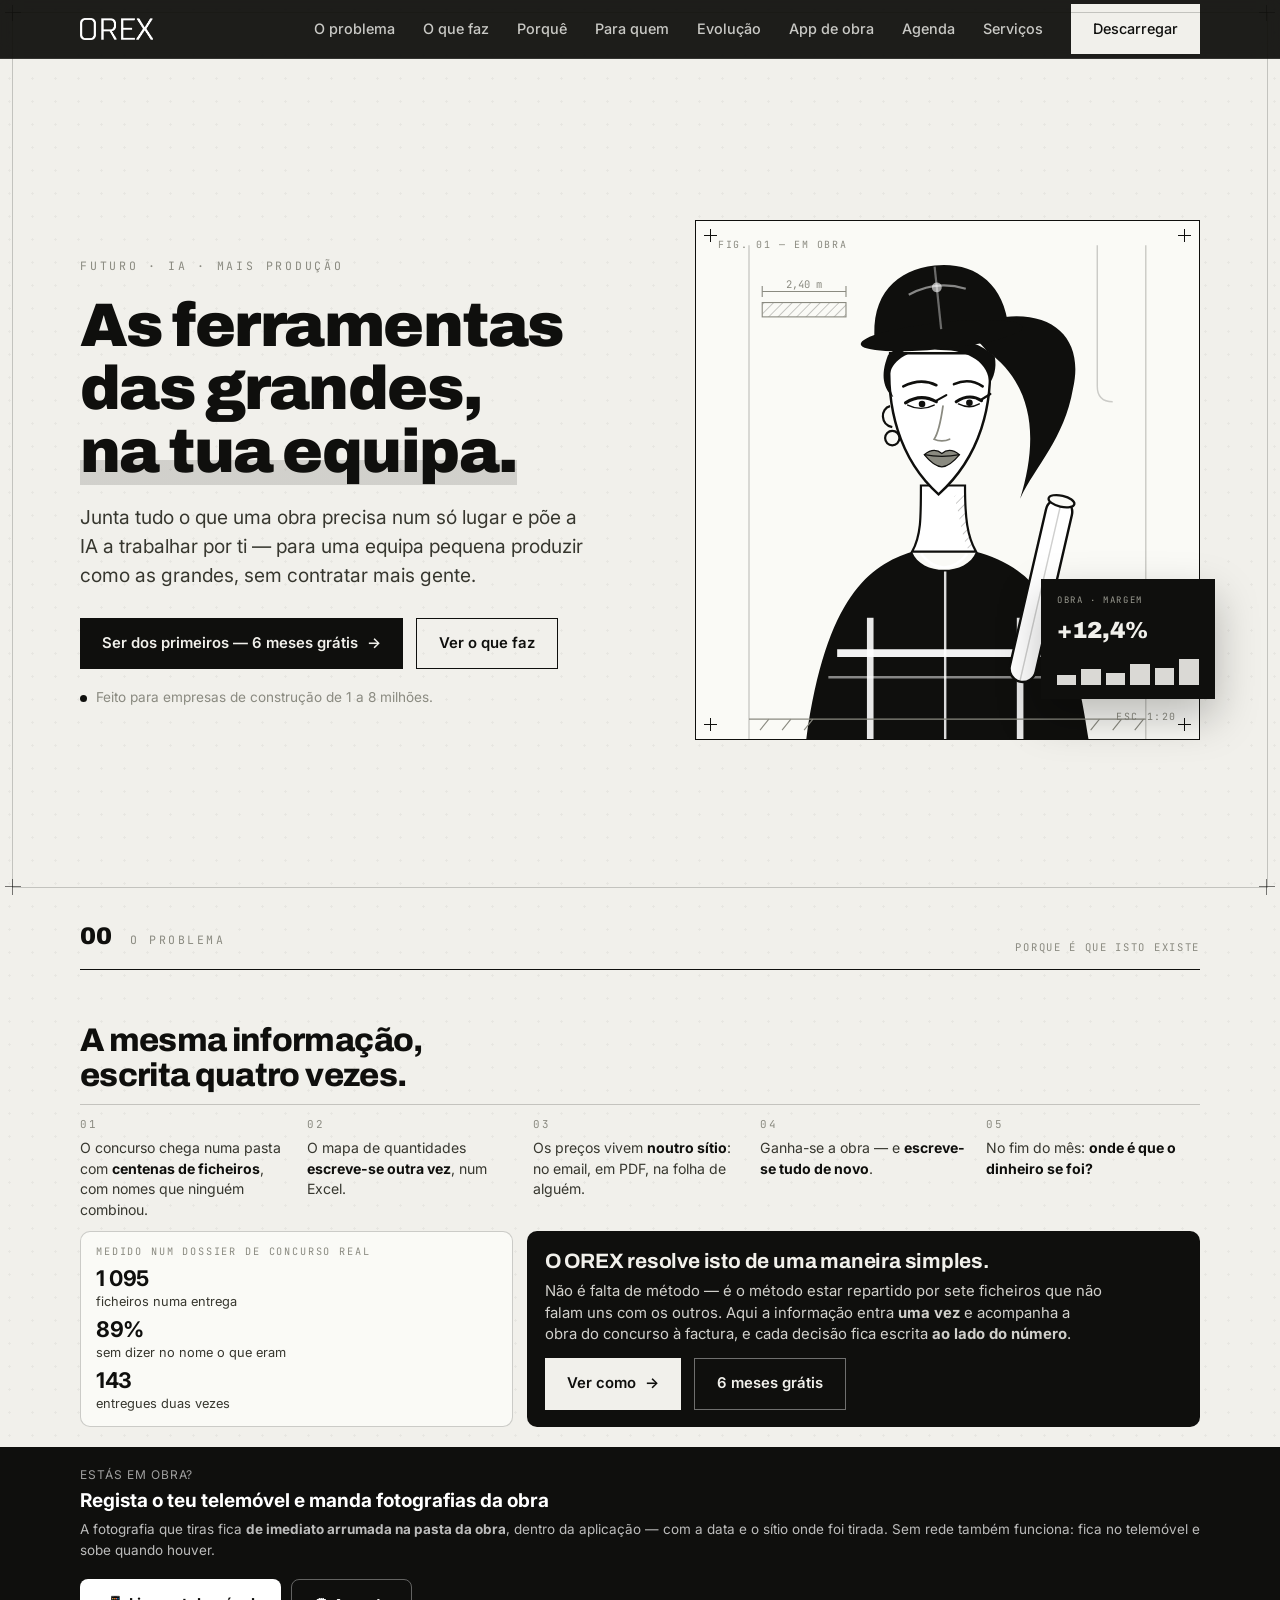
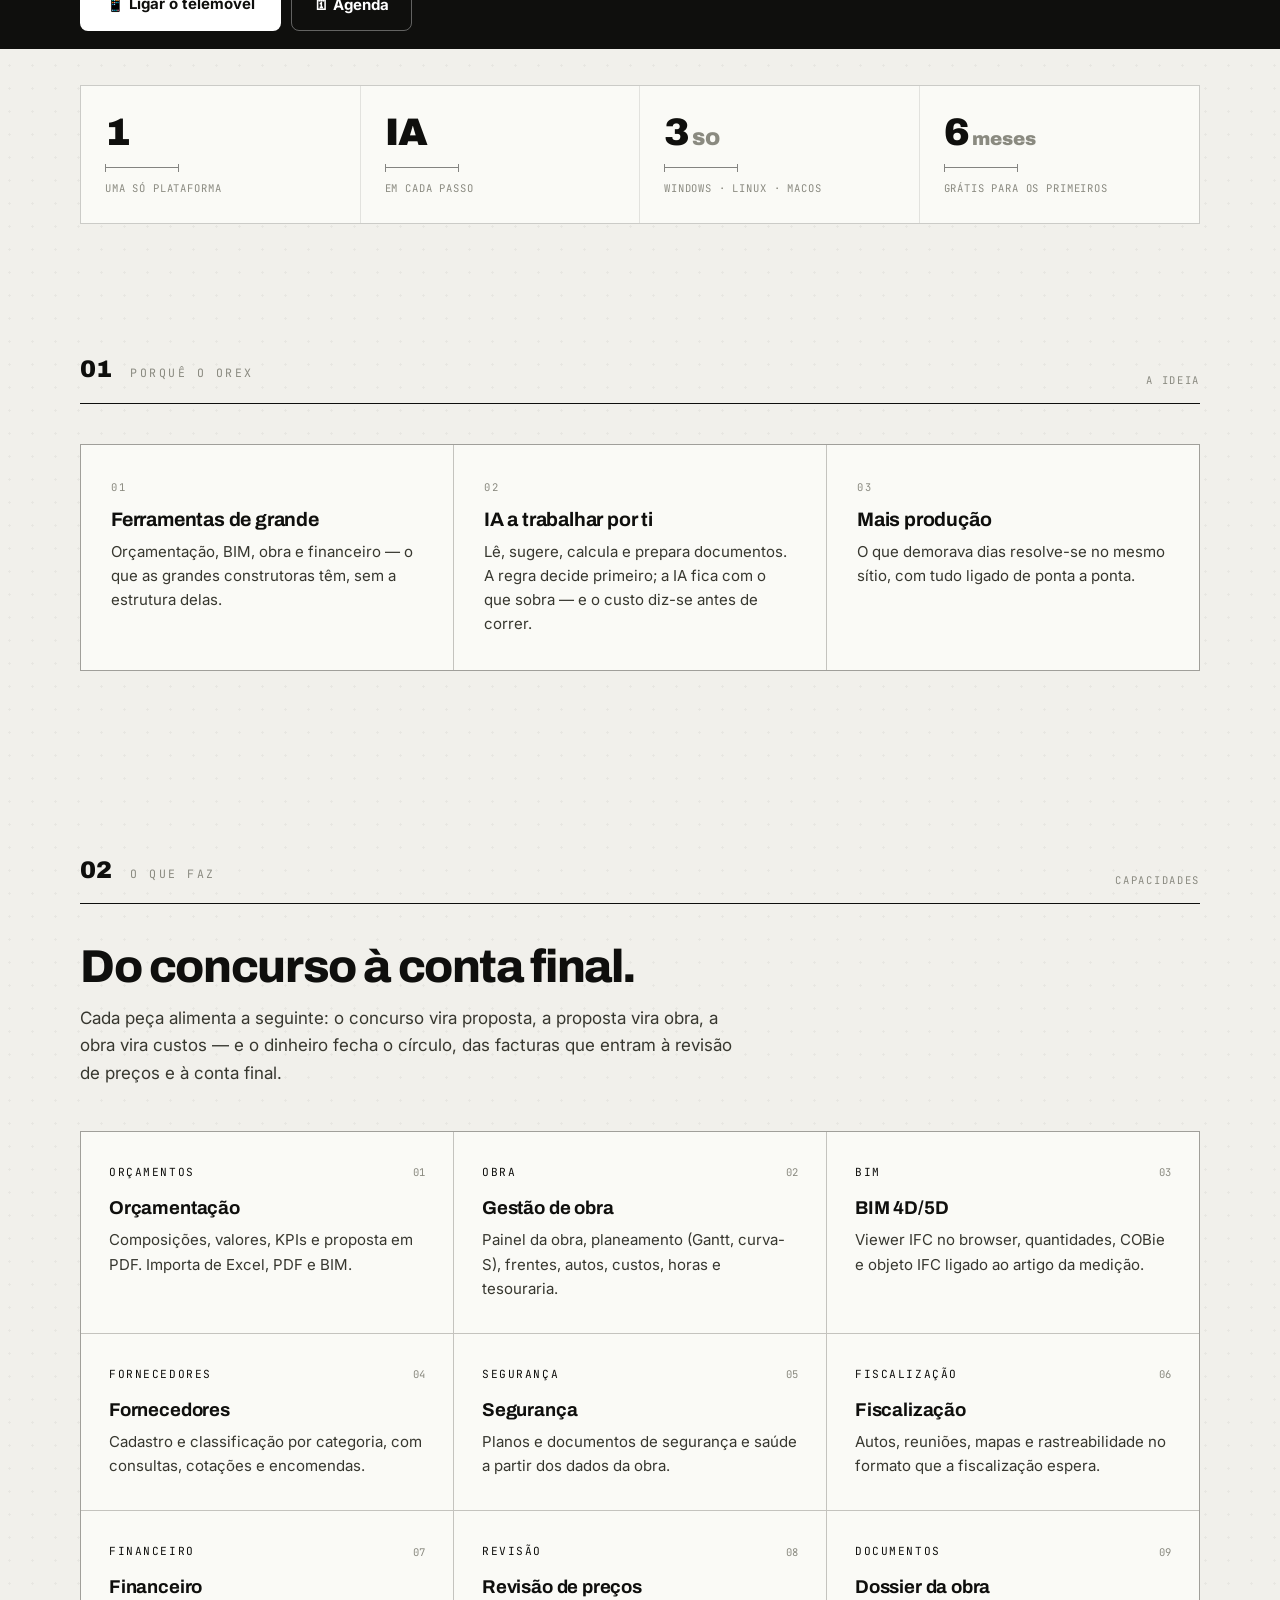
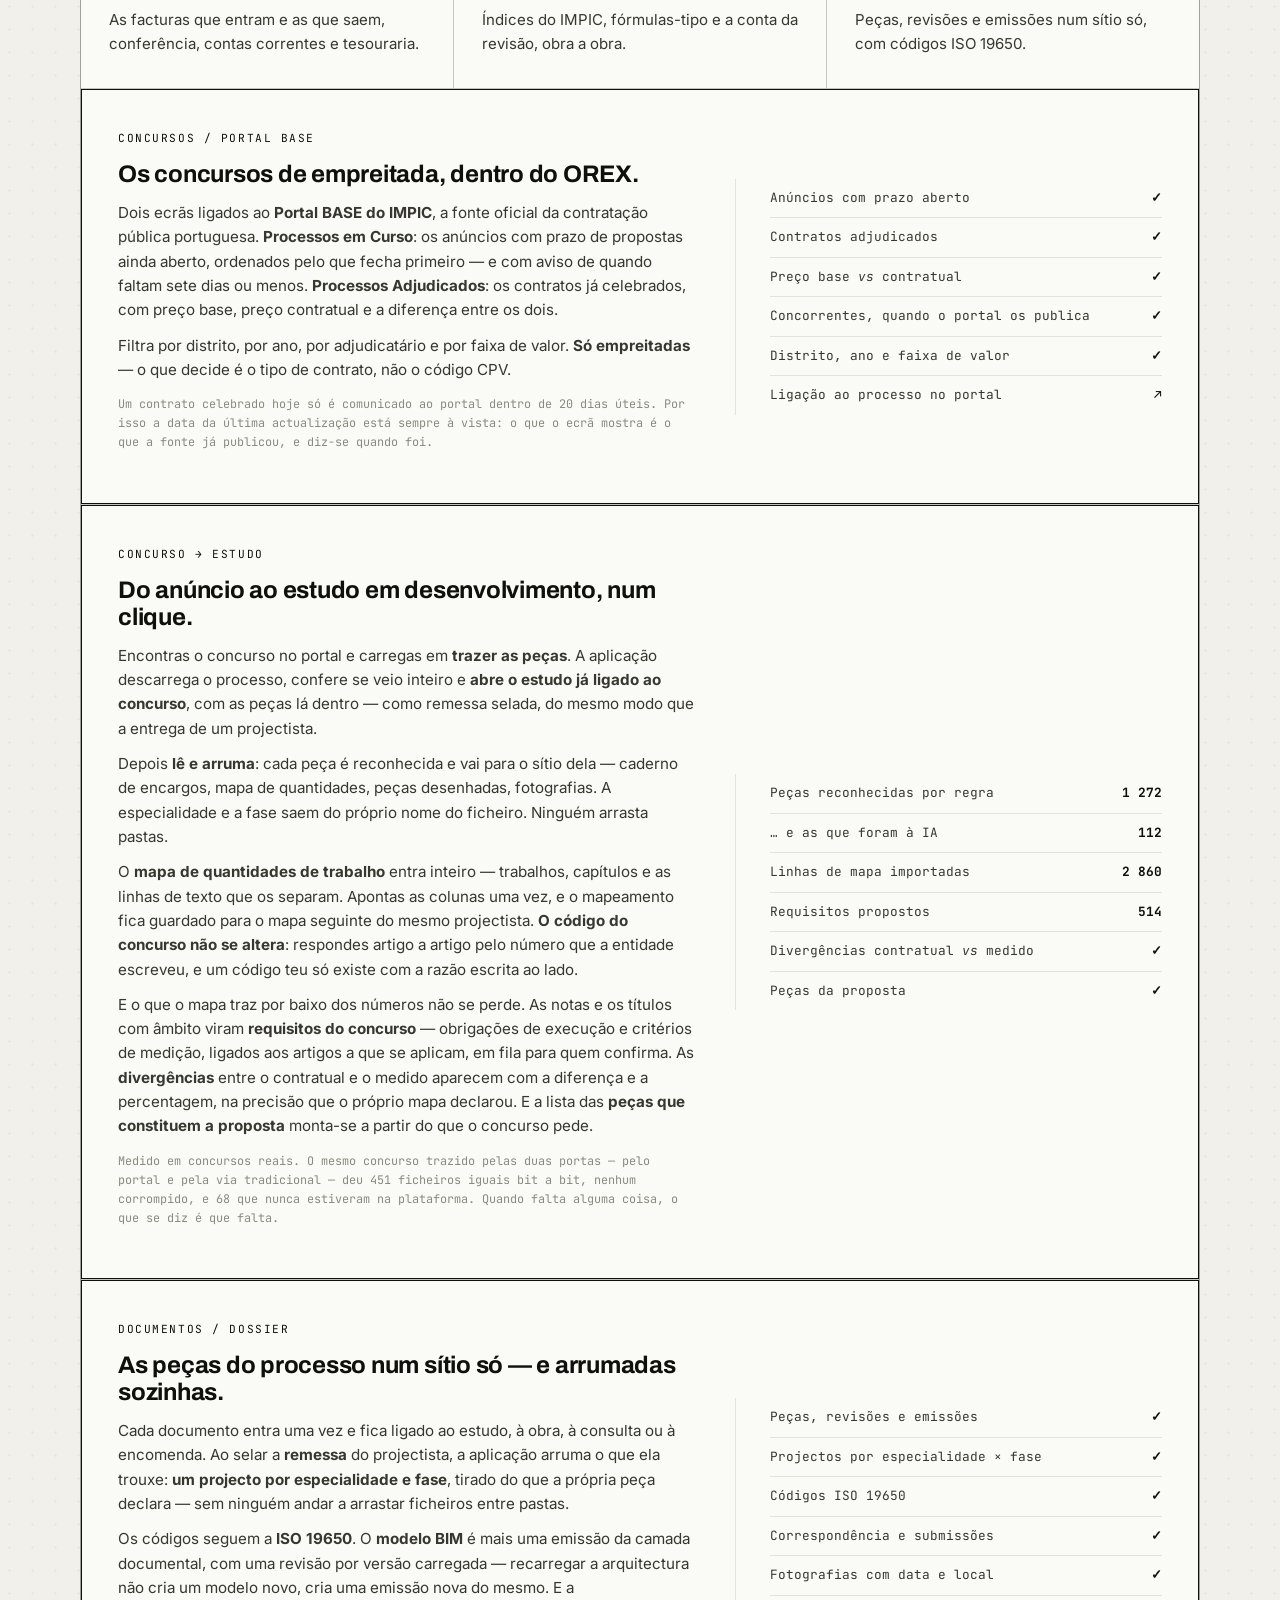
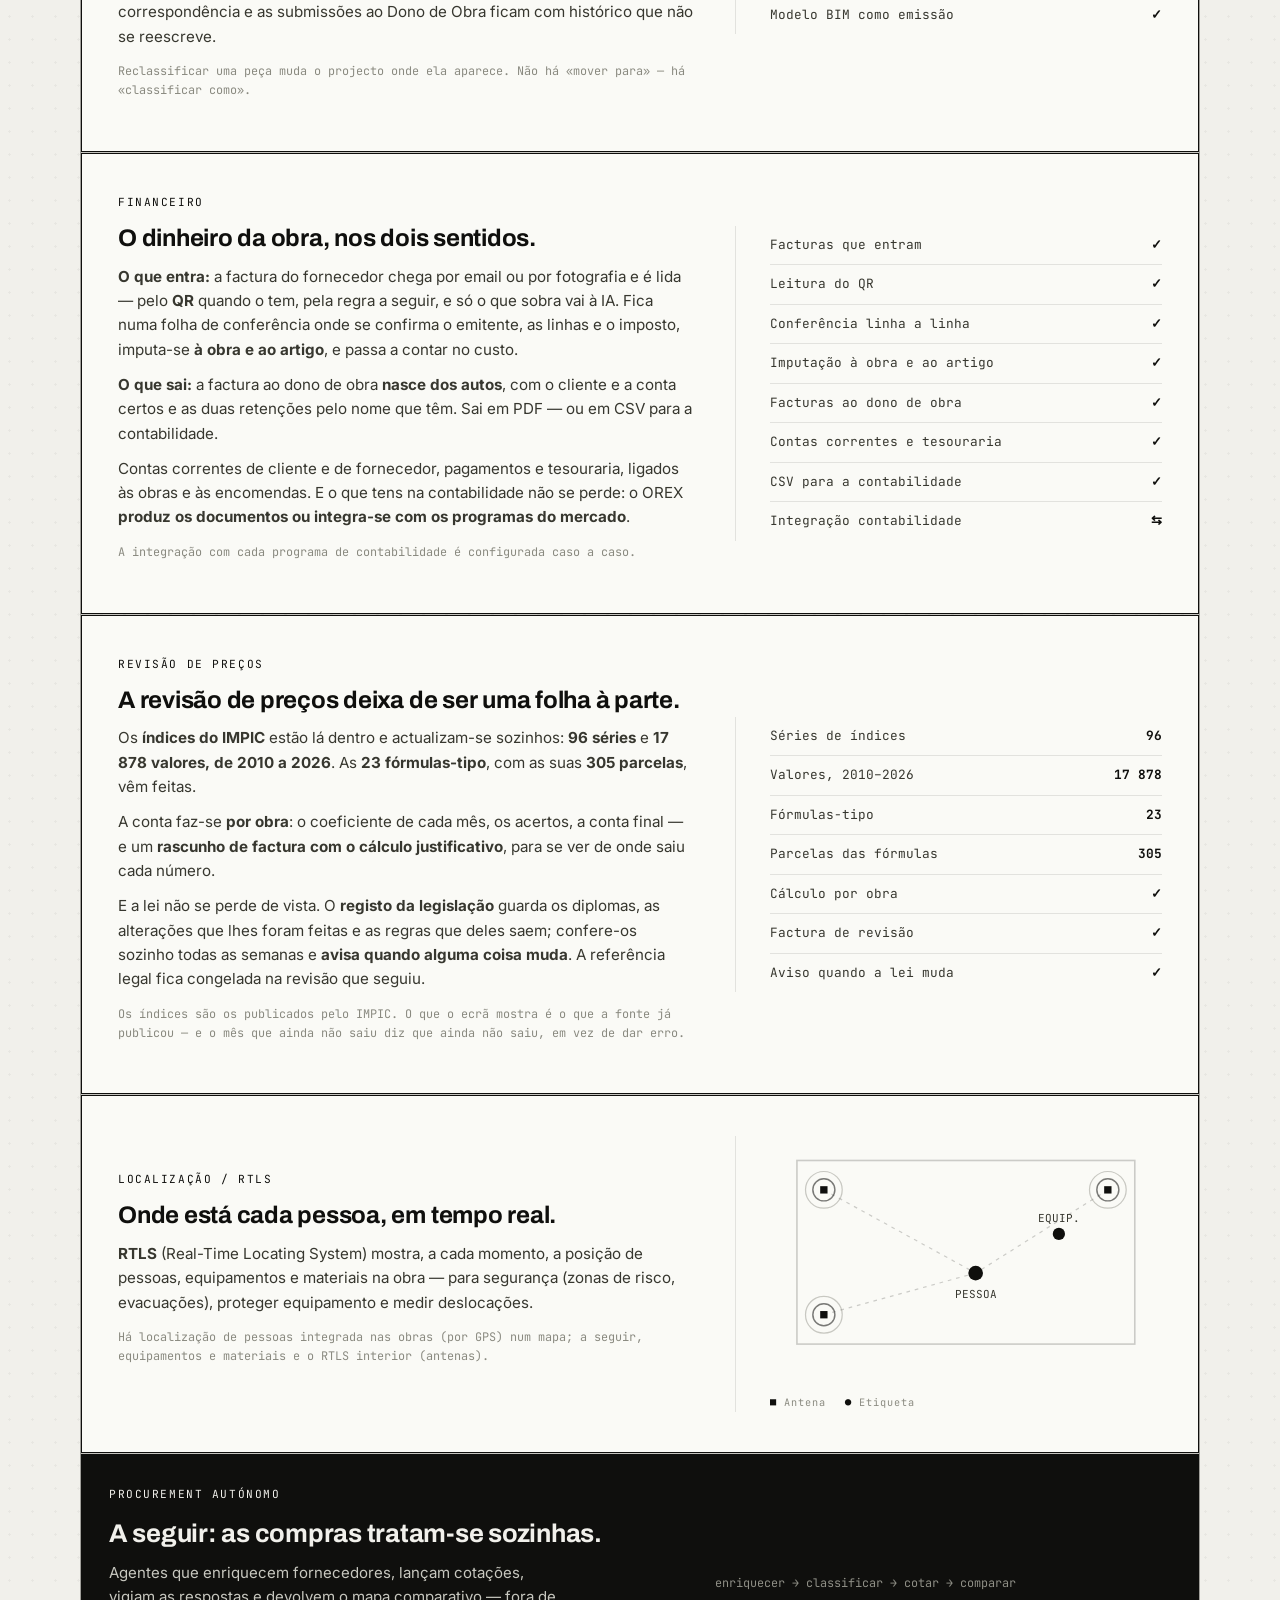
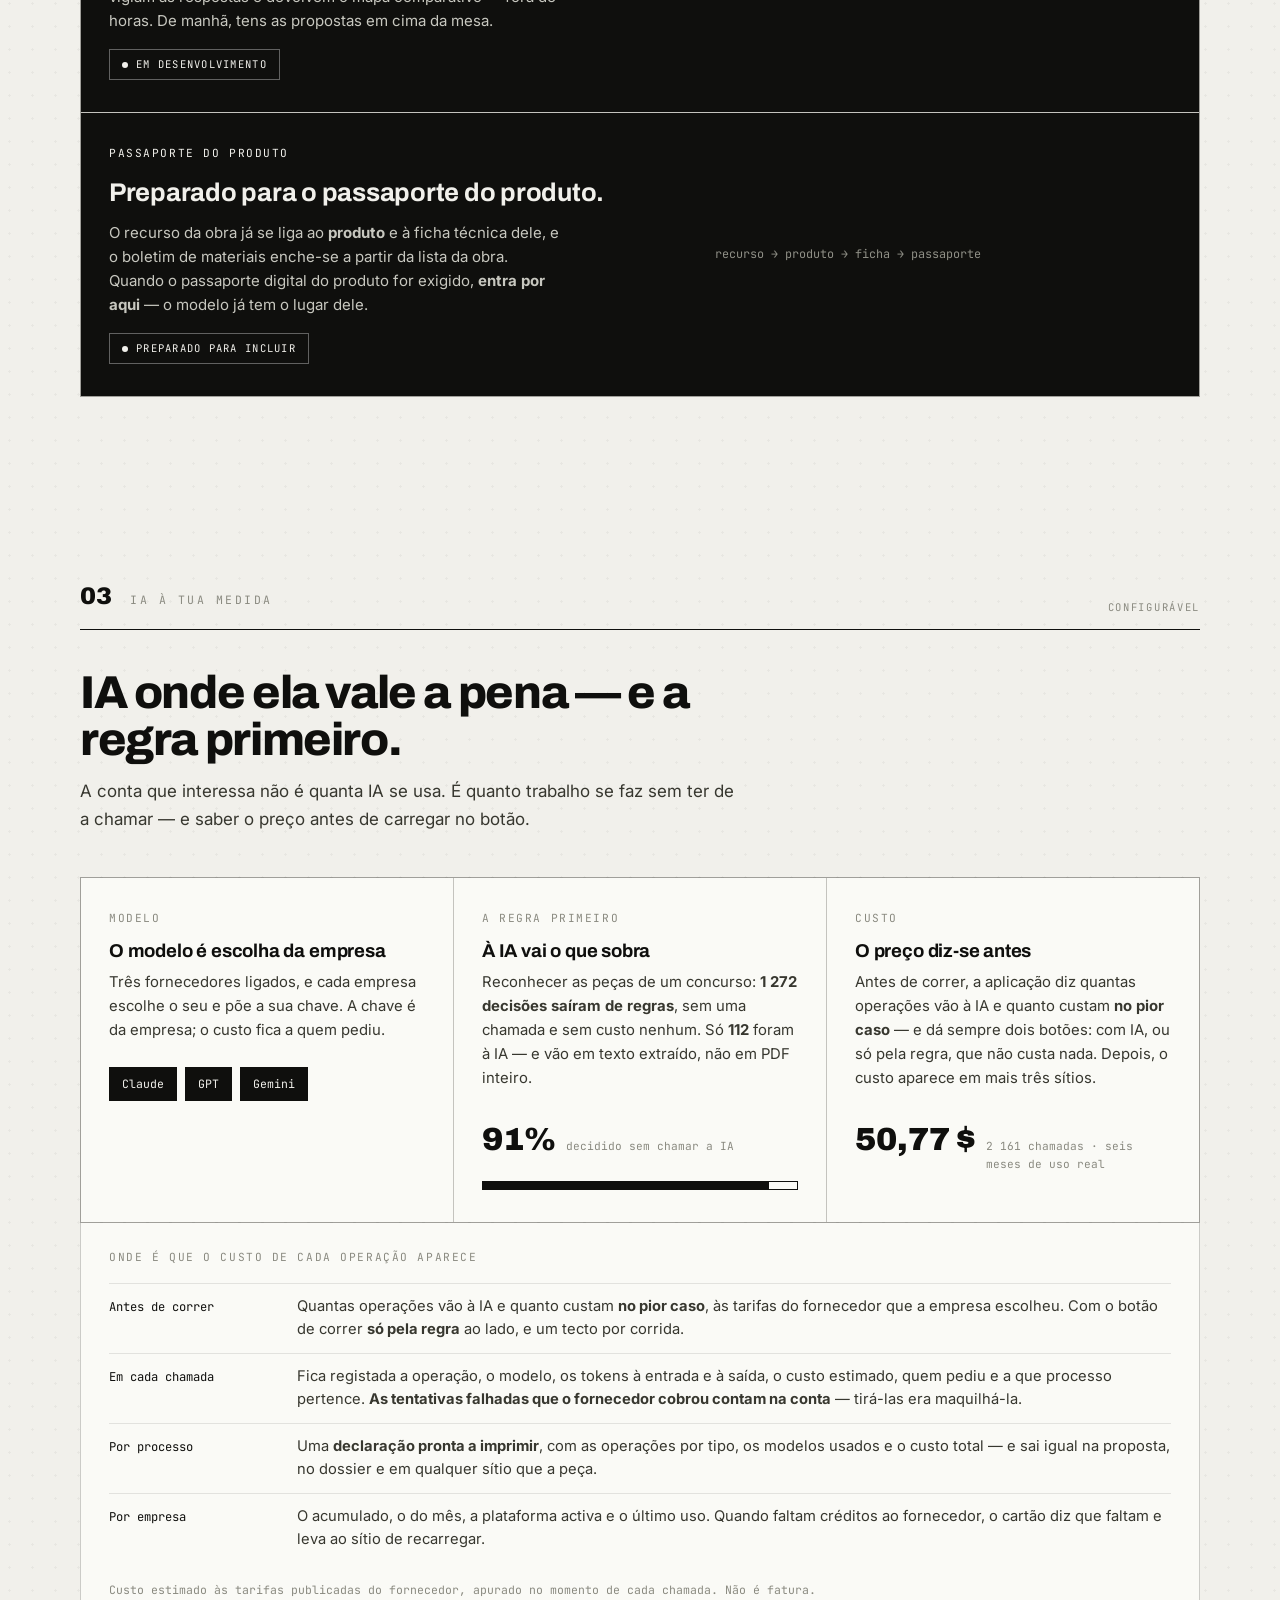
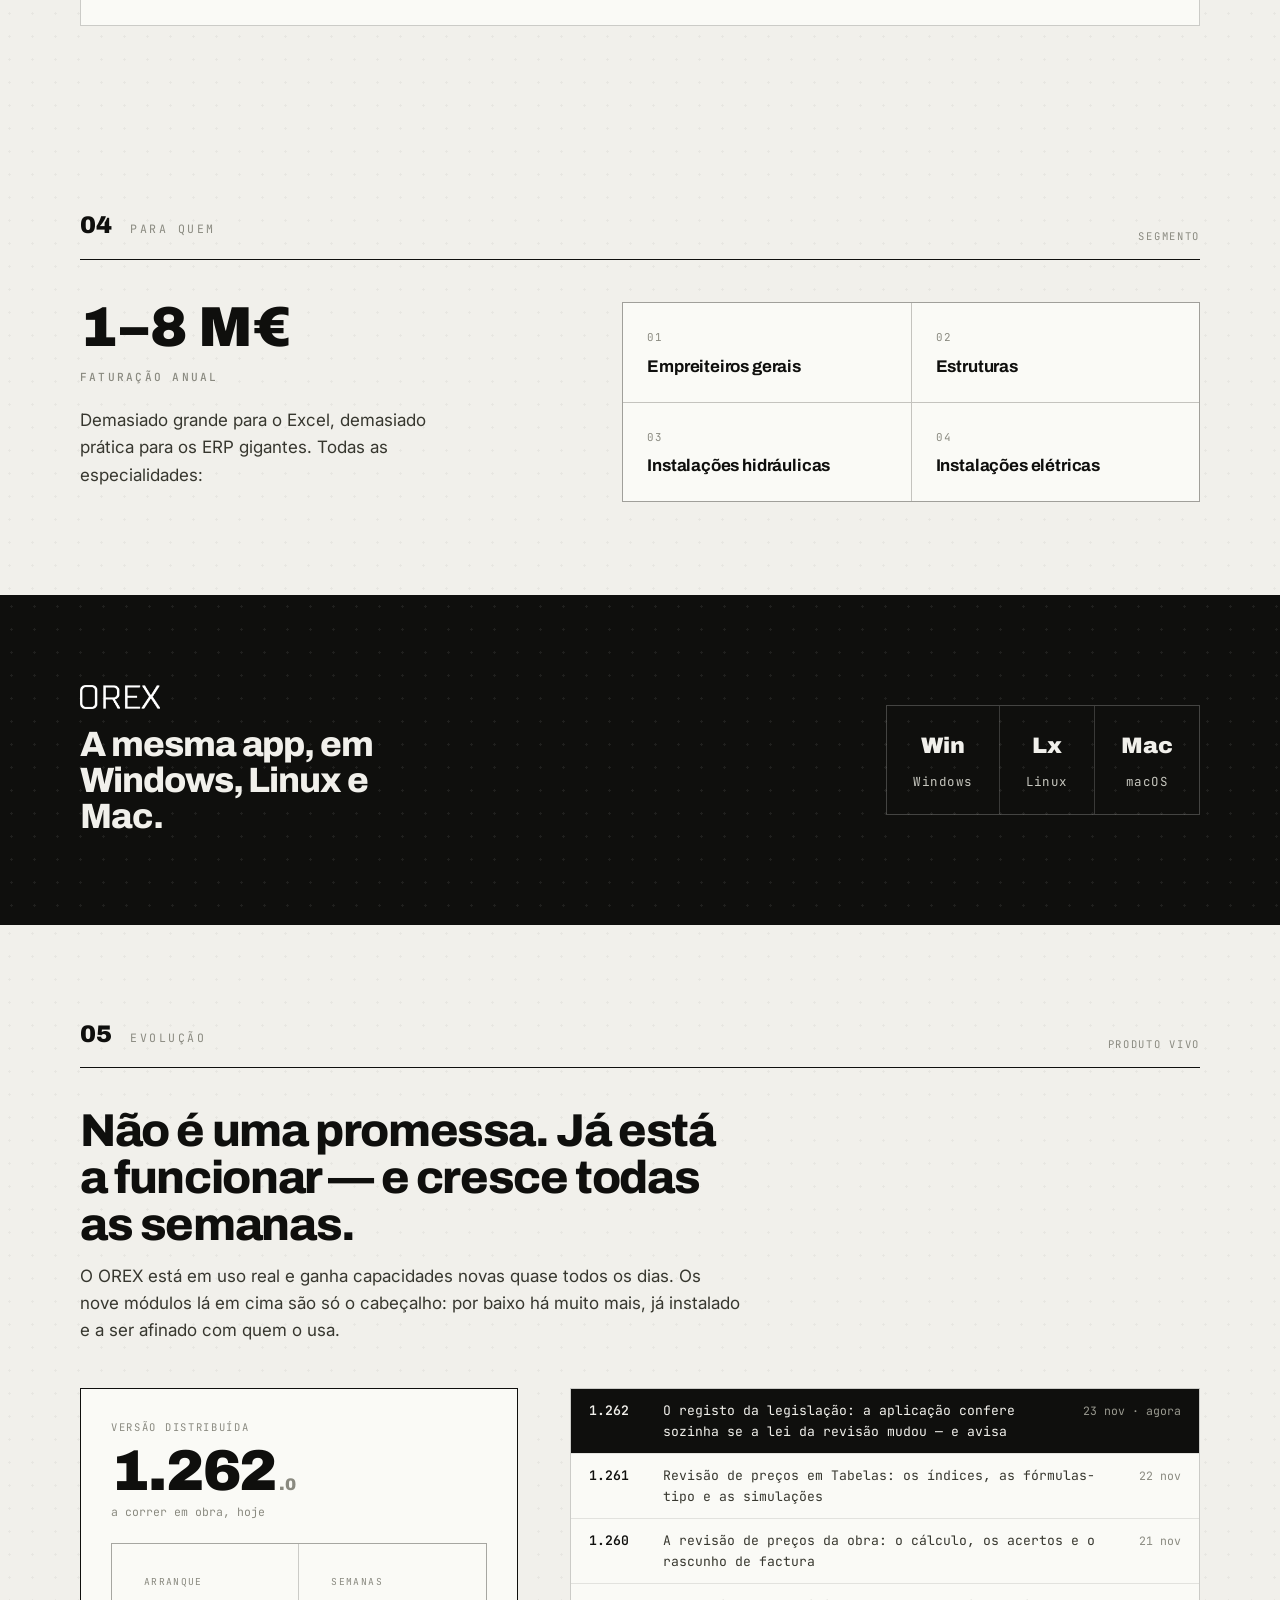
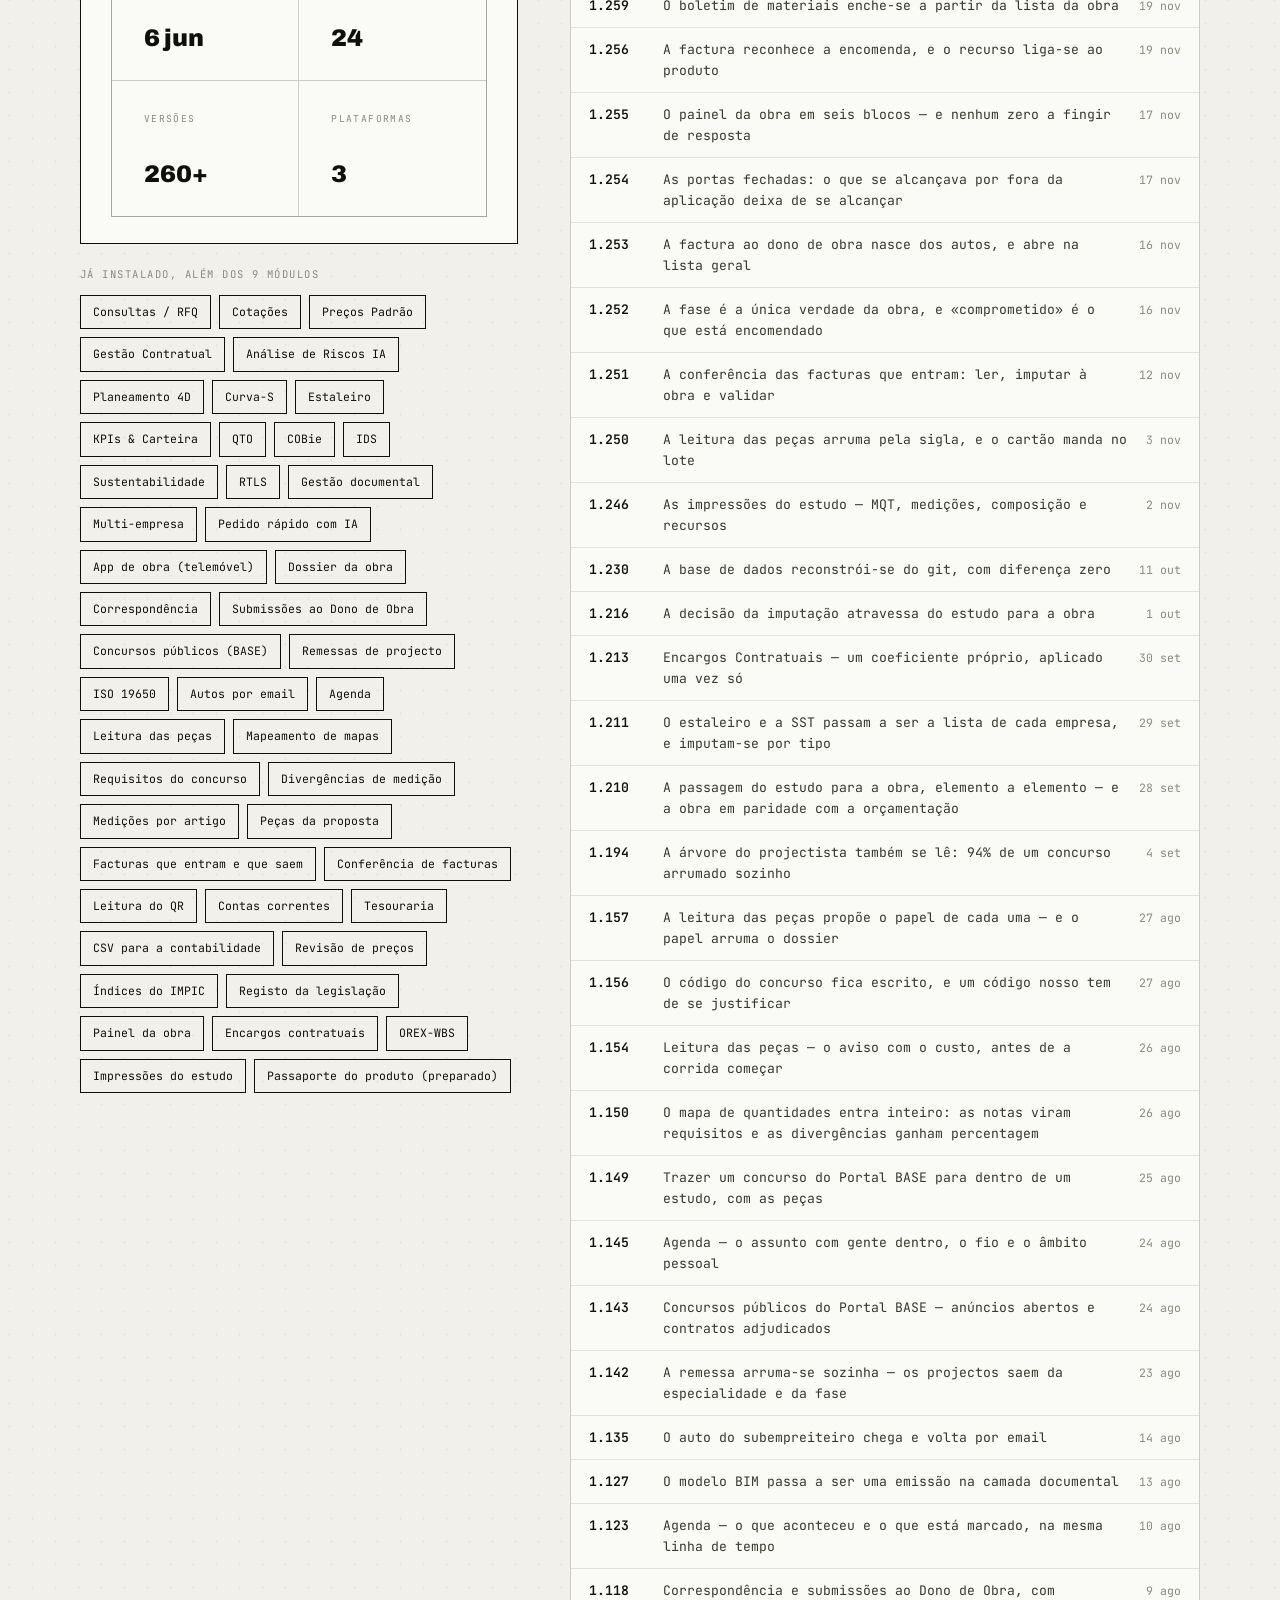
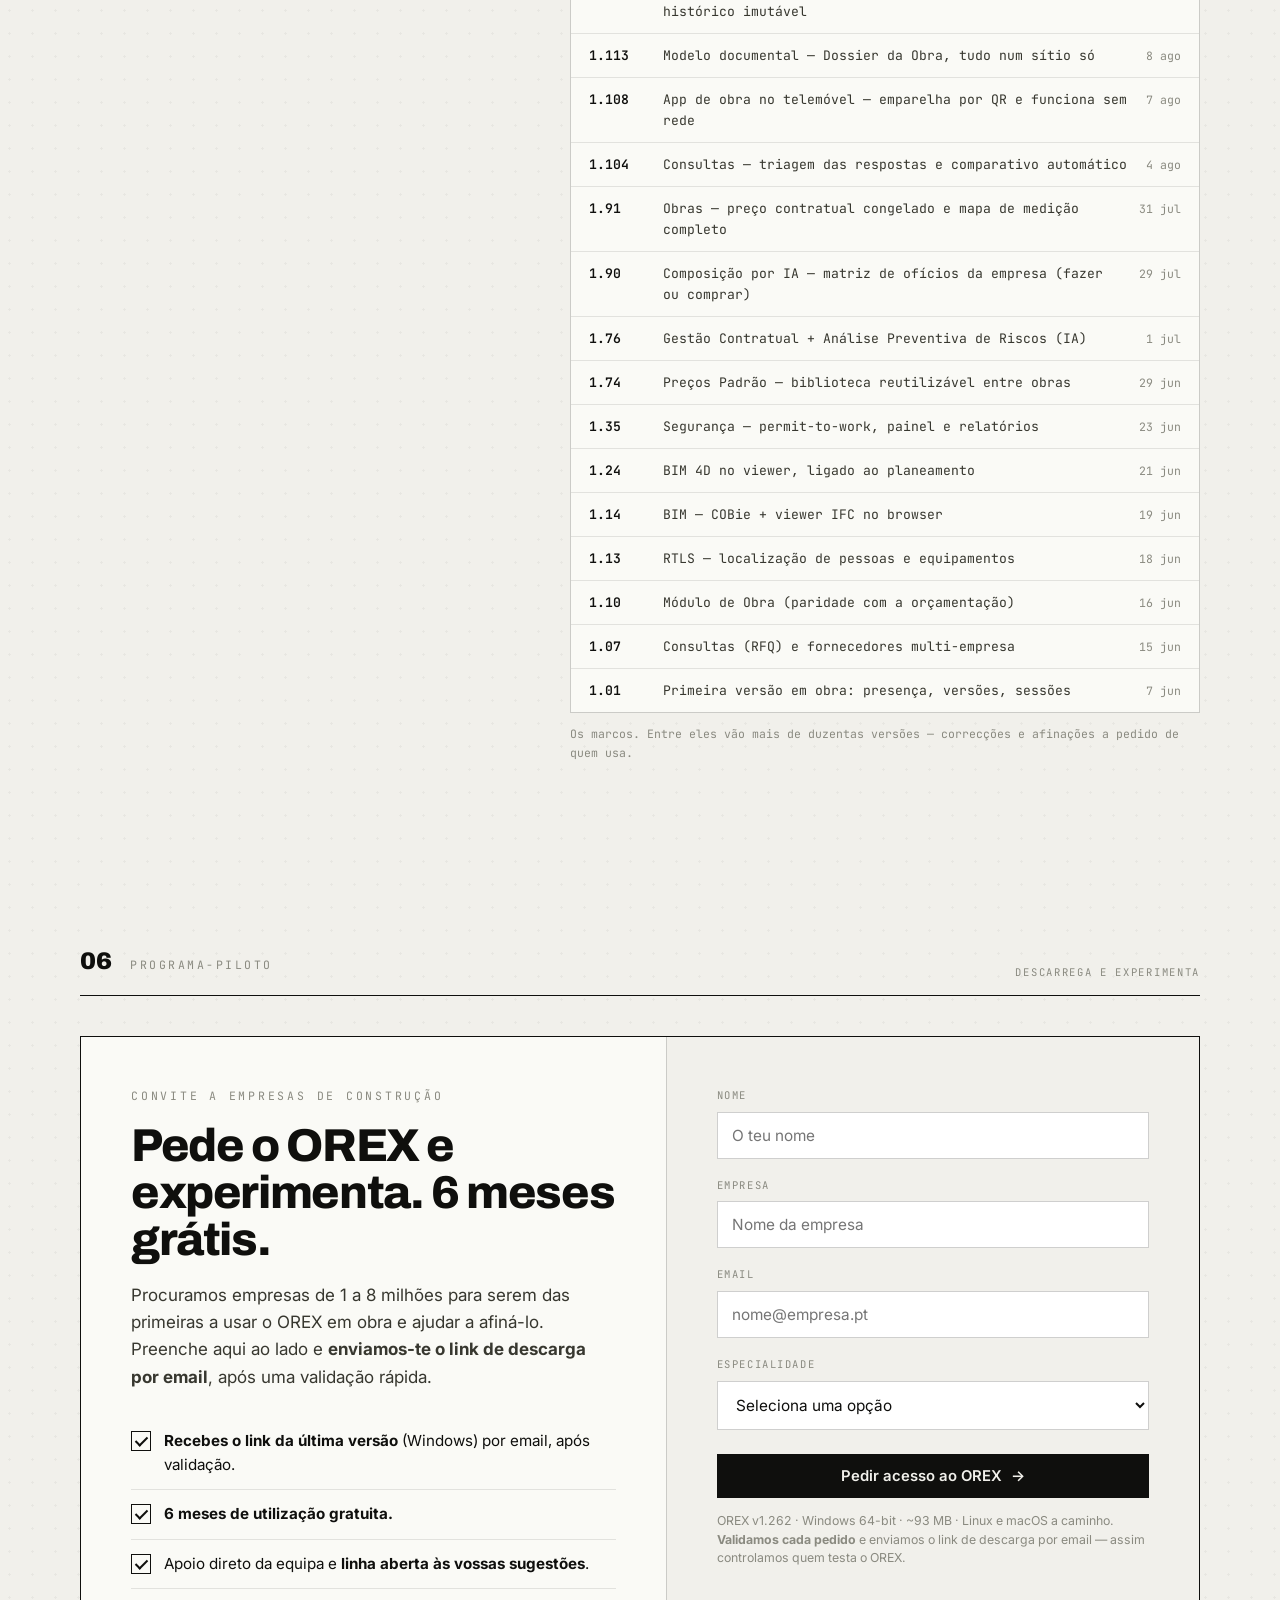
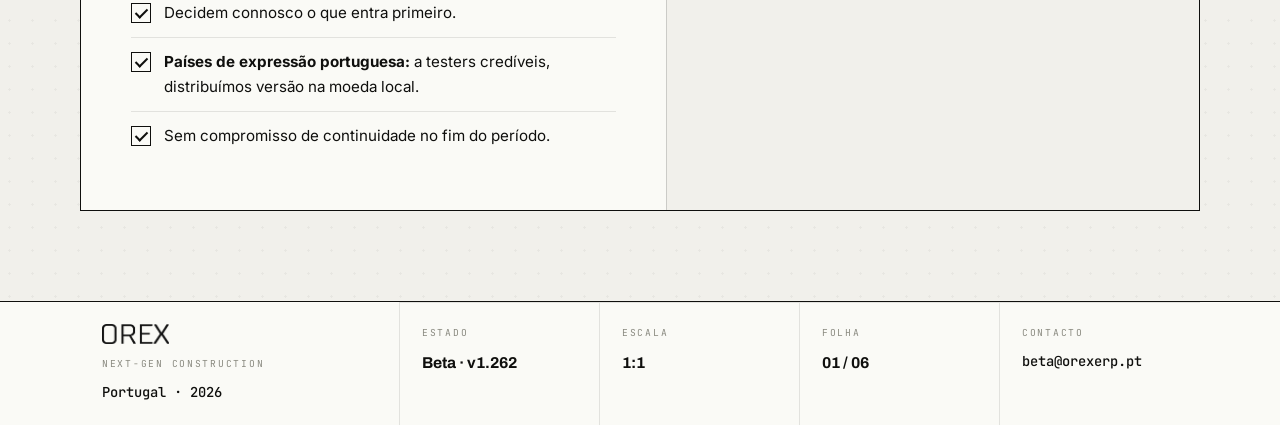
<file: index.html>
<!DOCTYPE html>
<html lang="pt-PT">
<head>
<meta charset="UTF-8" />
<meta name="viewport" content="width=device-width, initial-scale=1.0" />
<title>OREX — As ferramentas das grandes, na tua equipa</title>
<meta name="description" content="OREX junta concursos públicos, orçamentação, BIM, fornecedores, obra, documentos, financeiro e fiscalização num só lugar, com IA — para uma equipa pequena produzir como as grandes. Programa-piloto: 6 meses grátis." />
<!-- Formulario (Nome/Empresa/Email/Especialidade) faz POST no-cors para um Apps Script (/exec) que envia email a beta@orexerp.pt; a seguir arranca a descarga do bucket publico Supabase (chave fixa OREX-ERP-Setup-latest.exe). Figura = ilustracao SVG. -->

<link rel="preconnect" href="https://fonts.googleapis.com" />
<link rel="preconnect" href="https://fonts.gstatic.com" crossorigin />
<link href="https://fonts.googleapis.com/css2?family=Archivo:wght@500;600;700;800;900&family=Archivo+Expanded:wght@600;700;800;900&family=Inter:wght@400;500;600&family=JetBrains+Mono:wght@400;500;600&display=swap" rel="stylesheet" />

<style>
  :root{
    --paper:#F1F0EB; --paper-2:#FAFAF6; --ink:#0F0F0D; --ink-2:#37372F; --steel:#8A8A80;
    --line:rgba(15,15,13,0.20); --line-2:rgba(15,15,13,0.10); --grid:rgba(15,15,13,0.045);
    --max:1200px;
  }
  *{box-sizing:border-box;}
  html{scroll-behavior:smooth;}
  body{margin:0;color:var(--ink);background-color:var(--paper);background-image:radial-gradient(var(--grid) 1.1px, transparent 1.1px);background-size:23px 23px;background-position:-2px -2px;font-family:"Inter",system-ui,sans-serif;font-size:17px;line-height:1.6;-webkit-font-smoothing:antialiased;overflow-x:hidden;}
  a{color:inherit;} img,svg{display:block;}
  .wrap{max-width:var(--max);margin:0 auto;padding:0 40px;}
  .exp{font-family:"Archivo Expanded","Archivo",sans-serif;}
  h1,h2,h3{font-family:"Archivo",sans-serif;margin:0;line-height:1.02;letter-spacing:-0.025em;}
  h1{font-weight:900;font-size:clamp(2.3rem,4.8vw,3.9rem);}
  h2{font-weight:800;font-size:clamp(1.8rem,3.6vw,2.9rem);letter-spacing:-0.03em;}
  h3{font-weight:700;font-size:1.16rem;letter-spacing:-0.01em;line-height:1.12;}
  p{margin:0 0 1rem;}
  .lead{font-size:clamp(1.04rem,1.5vw,1.24rem);color:var(--ink-2);max-width:42ch;line-height:1.5;}
  .eyebrow{font-family:"JetBrains Mono",monospace;font-size:0.72rem;letter-spacing:0.24em;text-transform:uppercase;color:var(--steel);}

  .sheet{position:fixed;inset:12px;border:1px solid var(--line);pointer-events:none;z-index:90;}
  .sheet i{position:absolute;width:16px;height:16px;}
  .sheet i::before,.sheet i::after{content:"";position:absolute;background:var(--ink);opacity:0.55;}
  .sheet i::before{left:7px;top:0;width:1px;height:16px;} .sheet i::after{top:7px;left:0;height:1px;width:16px;}
  .sheet .tl{left:-8px;top:-8px;} .sheet .tr{right:-8px;top:-8px;} .sheet .bl{left:-8px;bottom:-8px;} .sheet .br{right:-8px;bottom:-8px;}

  nav{position:sticky;top:0;z-index:80;background:rgba(15,15,13,0.94);backdrop-filter:blur(10px);border-bottom:1px solid rgba(255,255,255,0.10);}
  .nav-in{display:flex;align-items:center;justify-content:space-between;height:58px;}
  .logo{height:22px;width:auto;}
  .nav-links{display:flex;gap:28px;align-items:center;}
  .nav-links a{text-decoration:none;font-size:0.9rem;color:#c9c9c5;font-weight:500;}
  .nav-links a:hover{color:#fff;}

  .btn{font-family:"Inter",sans-serif;font-weight:600;font-size:0.93rem;border:none;cursor:pointer;text-decoration:none;display:inline-flex;align-items:center;gap:9px;padding:13px 22px;transition:transform .15s ease,background .15s ease,color .15s ease;}
  .btn-primary{background:var(--ink);color:var(--paper);}
  .btn-primary:hover{transform:translateY(-2px);}
  .btn-primary .arrow{transition:transform .18s ease;}
  .btn-primary:hover .arrow{transform:translateX(4px);}
  nav .btn-primary{background:var(--paper);color:var(--ink);}
  nav .btn-primary:hover{background:#fff;}
  .btn-ghost{background:transparent;color:var(--ink);border:1px solid var(--ink);}
  .btn-ghost:hover{background:var(--ink);color:var(--paper);}

  section{padding:90px 0;position:relative;}

  /* HERO — fits one screen */
  .hero{padding:20px 0;display:flex;align-items:center;min-height:calc(100vh - 58px);min-height:calc(100svh - 58px);}
  .hero-grid{display:grid;grid-template-columns:1.06fr 0.94fr;gap:46px;align-items:center;width:100%;}
  .hero .eyebrow{display:inline-block;margin-bottom:20px;}
  .hero h1{margin-bottom:20px;}
  .hero h1 .u{display:inline;background:linear-gradient(transparent 62%, rgba(15,15,13,0.14) 62%);}
  .hero-cta{display:flex;gap:13px;flex-wrap:wrap;margin-top:28px;}
  .hero-note{margin-top:18px;font-size:0.85rem;color:var(--steel);display:flex;align-items:center;gap:9px;}
  .hero-note .dot{width:7px;height:7px;border-radius:50%;background:var(--ink);}

  .plate{position:relative;border:1px solid var(--ink);background:var(--paper-2);height:clamp(300px,calc(100svh - 175px),520px);}
  .plate .reg{position:absolute;width:13px;height:13px;z-index:3;}
  .plate .reg::before,.plate .reg::after{content:"";position:absolute;background:var(--ink);}
  .plate .reg::before{left:6px;top:0;width:1px;height:13px;} .plate .reg::after{top:6px;left:0;height:1px;width:13px;}
  .plate .reg.a{left:8px;top:8px;} .plate .reg.b{right:8px;top:8px;} .plate .reg.c{left:8px;bottom:8px;} .plate .reg.d{right:8px;bottom:8px;}
  .plate svg{width:100%;height:100%;display:block;}
  .plate .tag{position:absolute;z-index:3;font-family:"JetBrains Mono",monospace;font-size:0.62rem;letter-spacing:0.16em;text-transform:uppercase;color:var(--steel);}
  .plate .tag.tl{left:22px;top:16px;} .plate .tag.br{right:22px;bottom:14px;}
  .mini{position:absolute;right:-16px;bottom:40px;width:174px;background:var(--ink);color:var(--paper);padding:14px 16px;box-shadow:0 18px 44px rgba(0,0,0,0.26);z-index:4;}
  .mini .t{font-family:"JetBrains Mono",monospace;font-size:0.56rem;letter-spacing:0.18em;text-transform:uppercase;color:#9a9a90;}
  .mini .n{font-family:"Archivo Expanded","Archivo",sans-serif;font-weight:900;font-size:1.45rem;margin-top:5px;}
  .mini .bars{display:flex;align-items:flex-end;gap:5px;height:26px;margin-top:10px;}
  .mini .bars i{flex:1;background:var(--paper);opacity:0.9;}

  .metricsec{padding:36px 0;}
  .metrics{display:grid;grid-template-columns:repeat(4,1fr);border:1px solid var(--line);background:var(--paper-2);}
  .metric{padding:28px 24px;border-right:1px solid var(--line-2);}
  .metric:last-child{border-right:none;}
  .metric .val{font-family:"Archivo Expanded","Archivo",sans-serif;font-weight:900;font-size:2.4rem;line-height:0.95;letter-spacing:-0.02em;}
  .metric .val .u{color:var(--steel);font-size:1.15rem;letter-spacing:0;}
  .metric .dim{display:flex;align-items:center;margin:13px 0 9px;max-width:74px;}
  .metric .dim .ln{flex:1;height:1px;background:var(--ink);opacity:0.5;}
  .metric .dim .tk{width:1px;height:8px;background:var(--ink);opacity:0.5;}
  .metric .cap{font-family:"JetBrains Mono",monospace;font-size:0.66rem;letter-spacing:0.08em;text-transform:uppercase;color:var(--steel);line-height:1.4;}

  .tab{display:flex;align-items:flex-end;justify-content:space-between;border-bottom:1px solid var(--ink);padding-bottom:14px;margin-bottom:40px;}
  .tab .l{display:flex;align-items:baseline;gap:18px;}
  .tab .sheet-no{font-family:"Archivo Expanded","Archivo",sans-serif;font-weight:900;font-size:1.5rem;}
  .tab .ttl{font-family:"JetBrains Mono",monospace;font-size:0.72rem;letter-spacing:0.22em;text-transform:uppercase;color:var(--steel);}
  .tab .r{font-family:"JetBrains Mono",monospace;font-size:0.66rem;letter-spacing:0.16em;text-transform:uppercase;color:var(--steel);}
  .sec-head{max-width:60ch;margin-bottom:44px;}
  .sec-head h2{margin-bottom:14px;} .sec-head p{color:var(--ink-2);}

  .values{display:grid;grid-template-columns:repeat(3,1fr);gap:1px;background:var(--line);border:1px solid var(--line);}
  .value{background:var(--paper-2);padding:34px 30px;transition:background .2s ease;}
  .value:hover{background:#fff;}
  .value .vn{font-family:"JetBrains Mono",monospace;font-size:0.66rem;letter-spacing:0.16em;color:var(--steel);}
  .value h3{margin:13px 0 9px;font-size:1.22rem;}
  .value p{color:var(--ink-2);font-size:0.94rem;margin:0;}

  .modules{display:grid;grid-template-columns:repeat(3,1fr);gap:1px;background:var(--line);border:1px solid var(--line);}
  .mod{background:var(--paper-2);padding:32px 28px;transition:background .2s ease;}
  .mod:hover{background:#fff;}
  .mod .top{display:flex;justify-content:space-between;align-items:center;margin-bottom:16px;}
  .mod .code{font-family:"JetBrains Mono",monospace;font-size:0.7rem;letter-spacing:0.14em;color:var(--ink);}
  .mod .idx{font-family:"JetBrains Mono",monospace;font-size:0.66rem;color:var(--steel);}
  .mod h3{margin-bottom:10px;} .mod p{color:var(--ink-2);font-size:0.94rem;margin:0;}
  .mod.feature{grid-column:1 / -1;background:var(--ink);color:var(--paper);display:grid;grid-template-columns:1.25fr 1fr;gap:36px;align-items:center;}
  .mod.feature:hover{background:#000;}
  .mod.feature .code,.mod.feature h3{color:var(--paper);}
  .mod.feature p{color:#c7c7bf;max-width:50ch;margin:0;}
  .mod.feature .feat{font-family:"JetBrains Mono",monospace;font-size:0.74rem;color:#8f8f86;}
  .mod.feature .pill{display:inline-flex;align-items:center;gap:8px;font-family:"JetBrains Mono",monospace;font-size:0.66rem;letter-spacing:0.12em;text-transform:uppercase;color:var(--paper);border:1px solid rgba(255,255,255,0.34);padding:6px 12px;margin-top:16px;}
  .mod.feature .pill .dot{width:6px;height:6px;border-radius:50%;background:var(--paper);}

  .band{grid-column:1 / -1;background:var(--paper-2);border:1px solid var(--ink);display:grid;grid-template-columns:1.15fr 0.85fr;gap:40px;align-items:center;padding:40px 36px;}
  .band .code{font-family:"JetBrains Mono",monospace;font-size:0.7rem;letter-spacing:0.14em;color:var(--ink);margin-bottom:13px;}
  .band h3{font-size:1.5rem;margin-bottom:13px;}
  .band p{color:var(--ink-2);font-size:0.95rem;margin:0 0 11px;}
  .band .note{font-family:"JetBrains Mono",monospace;font-size:0.74rem;color:var(--steel);margin-top:13px;line-height:1.6;}
  .band .diag{border-left:1px solid var(--line-2);padding-left:34px;}
  .band .diag svg{width:100%;height:auto;}
  .band .diag .lg{font-family:"JetBrains Mono",monospace;font-size:0.64rem;letter-spacing:0.1em;color:var(--steel);display:flex;gap:18px;margin-top:14px;}
  .band .diag .lg b{color:var(--ink);font-weight:600;}
  .band .ledger{font-family:"JetBrains Mono",monospace;font-size:0.8rem;}
  .band .ledger div{display:flex;justify-content:space-between;align-items:center;padding:9px 0;border-top:1px solid var(--line-2);color:var(--ink-2);}
  .band .ledger div:first-child{border-top:none;}
  .band .ledger b{color:var(--ink);}

  .ai-grid{display:grid;grid-template-columns:repeat(3,1fr);gap:1px;background:var(--line);border:1px solid var(--line);}
  .quando{border:1px solid var(--line);border-top:none;background:var(--paper-2);padding:26px 28px;}
  .quando .lbl{font-family:"JetBrains Mono",monospace;font-size:0.7rem;letter-spacing:0.14em;text-transform:uppercase;color:var(--steel);margin-bottom:16px;}
  .quando .lin{display:grid;grid-template-columns:170px 1fr;gap:18px;padding:11px 0;border-top:1px solid var(--line-2);align-items:baseline;}
  .quando .lin:first-of-type{border-top:none;}
  .quando .q{font-family:"JetBrains Mono",monospace;font-size:0.76rem;color:var(--ink);}
  .quando .o{color:var(--ink-2);font-size:0.92rem;}
  .quando .rodape{font-family:"JetBrains Mono",monospace;font-size:0.72rem;color:var(--steel);margin-top:18px;line-height:1.6;}
  @media(max-width:640px){.quando .lin{grid-template-columns:1fr;gap:4px;}}
  .ai-card{background:var(--paper-2);padding:32px 28px;}
  .ai-card .code{font-family:"JetBrains Mono",monospace;font-size:0.7rem;letter-spacing:0.14em;color:var(--steel);margin-bottom:13px;}
  .ai-card h3{margin-bottom:10px;} .ai-card p{color:var(--ink-2);font-size:0.93rem;margin:0 0 24px;}
  .chips{display:flex;flex-wrap:wrap;gap:8px;}
  .chip{font-family:"JetBrains Mono",monospace;font-size:0.72rem;border:1px solid var(--ink);padding:7px 12px;color:var(--ink);}
  .chip.on{background:var(--ink);color:var(--paper);}
  .slider .track{position:relative;height:2px;background:var(--line);margin:22px 0 13px;}
  .slider .fill{position:absolute;left:0;top:0;height:2px;width:66%;background:var(--ink);}
  .slider .knob{position:absolute;left:66%;top:50%;width:15px;height:15px;background:var(--ink);transform:translate(-50%,-50%) rotate(45deg);}
  .slider .ticks{display:flex;justify-content:space-between;font-family:"JetBrains Mono",monospace;font-size:0.66rem;color:var(--steel);}
  .slider .ticks span.on{color:var(--ink);}
  .cost{display:flex;align-items:baseline;gap:10px;}
  .cost .big{font-family:"Archivo Expanded","Archivo",sans-serif;font-weight:900;font-size:2rem;white-space:nowrap;}
  .cost .lbl{font-family:"JetBrains Mono",monospace;font-size:0.7rem;color:var(--steel);}
  .cost-bar{height:9px;border:1px solid var(--ink);margin-top:15px;position:relative;}
  .cost-bar::after{content:"";position:absolute;left:0;top:0;bottom:0;width:42%;background:var(--ink);}
  .cost-bar.p91::after{width:91%;}

  .target{display:grid;grid-template-columns:0.92fr 1.08fr;gap:50px;align-items:center;}
  .target .band-num{font-family:"Archivo Expanded","Archivo",sans-serif;font-weight:900;font-size:clamp(2.4rem,4.4vw,3.8rem);line-height:1.0;}
  .target .band-num small{display:block;font-family:"JetBrains Mono",monospace;font-weight:500;font-size:0.7rem;letter-spacing:0.2em;text-transform:uppercase;color:var(--steel);margin-top:16px;}
  .sectors{display:grid;grid-template-columns:1fr 1fr;gap:1px;background:var(--line);border:1px solid var(--line);}
  .sector{background:var(--paper-2);padding:26px 24px;transition:background .2s ease;}
  .sector:hover{background:#fff;}
  .sector .n{font-family:"JetBrains Mono",monospace;font-size:0.68rem;color:var(--steel);letter-spacing:0.12em;}
  .sector h3{margin-top:10px;font-size:1.06rem;}

  .platform{background-color:var(--ink);color:var(--paper);background-image:radial-gradient(rgba(255,255,255,0.07) 1.1px, transparent 1.1px);background-size:23px 23px;}
  .platform-in{display:flex;align-items:center;justify-content:space-between;gap:44px;flex-wrap:wrap;}
  .platform .left{max-width:30ch;}
  .platform .logo-w{height:24px;margin-bottom:18px;}
  .platform h2{color:var(--paper);font-size:clamp(1.6rem,3vw,2.2rem);}
  .platform .os{display:flex;border:1px solid rgba(255,255,255,0.22);}
  .platform .os div{font-family:"JetBrains Mono",monospace;font-size:0.78rem;letter-spacing:0.12em;color:#c7c7bf;text-align:center;padding:22px 26px;border-right:1px solid rgba(255,255,255,0.18);}
  .platform .os div:last-child{border-right:none;}
  .platform .os div b{display:block;font-family:"Archivo Expanded","Archivo",sans-serif;font-weight:900;font-size:1.4rem;color:var(--paper);margin-bottom:8px;letter-spacing:0;}

  .offer-card{background:var(--paper-2);border:1px solid var(--ink);display:grid;grid-template-columns:1.1fr 1fr;overflow:hidden;}
  .offer-left{padding:50px;border-right:1px solid var(--line);}
  .offer-left .eyebrow{display:block;margin-bottom:18px;} .offer-left h2{margin-bottom:18px;} .offer-left p{color:var(--ink-2);max-width:42ch;}
  .offer-perks{list-style:none;padding:0;margin:26px 0 0;}
  .offer-perks li{display:flex;gap:13px;align-items:flex-start;padding:12px 0;font-size:0.95rem;border-top:1px solid var(--line-2);}
  .offer-perks li:first-child{border-top:none;}
  .offer-perks li .chk{flex:none;width:20px;height:20px;border:1.5px solid var(--ink);position:relative;margin-top:2px;}
  .offer-perks li .chk::after{content:"";position:absolute;left:6px;top:2px;width:5px;height:10px;border:solid var(--ink);border-width:0 2px 2px 0;transform:rotate(45deg);}
  .offer-right{padding:50px;background:var(--paper);}
  .field{margin-bottom:18px;}
  .field label{display:block;font-family:"JetBrains Mono",monospace;font-size:0.66rem;letter-spacing:0.15em;text-transform:uppercase;color:var(--steel);margin-bottom:8px;}
  .field input,.field select{width:100%;padding:13px 14px;border:1px solid var(--line);background:#fff;font-family:"Inter",sans-serif;font-size:0.96rem;color:var(--ink);}
  .field input:focus,.field select:focus{outline:none;border-color:var(--ink);}
  .form-msg{margin-top:6px;padding:14px 16px;font-size:0.92rem;display:none;}
  .form-msg.ok{display:block;background:var(--ink);border:1px solid var(--ink);color:var(--paper);}
  .form-msg.err{display:block;background:#fff;border:1px solid var(--steel);color:var(--ink-2);}
  .offer-right .btn-primary{width:100%;justify-content:center;margin-top:6px;}
  .fineprint{font-size:0.77rem;color:var(--steel);margin-top:14px;line-height:1.5;}
  .dl-panel{display:flex;flex-direction:column;justify-content:center;height:100%;}
  .dl-badge{font-family:"JetBrains Mono",monospace;font-size:0.66rem;letter-spacing:0.15em;text-transform:uppercase;color:var(--steel);}
  .dl-ver{font-family:"Archivo Expanded","Archivo",sans-serif;font-weight:900;font-size:2.6rem;line-height:1;margin:8px 0 22px;letter-spacing:-0.02em;}
  .dl-ver strong{color:var(--ink);}
  .offer-right .dl-btn{width:100%;justify-content:center;font-size:1rem;padding:16px 22px;}

  footer{border-top:1px solid var(--ink);background:var(--paper-2);}
  .titleblock{display:grid;grid-template-columns:1.6fr 1fr 1fr 1fr 1fr;}
  .titleblock .cell{padding:22px 22px;border-right:1px solid var(--line-2);border-top:1px solid var(--line-2);}
  .titleblock .cell:first-child{border-top:none;} .titleblock .cell:last-child{border-right:none;}
  .titleblock .k{font-family:"JetBrains Mono",monospace;font-size:0.6rem;letter-spacing:0.18em;text-transform:uppercase;color:var(--steel);margin-bottom:9px;}
  .titleblock .v{font-family:"Archivo",sans-serif;font-weight:700;font-size:0.98rem;}
  .titleblock .brandcell .logo{height:20px;margin-bottom:12px;}
  .titleblock .v.mono{font-family:"JetBrains Mono",monospace;font-weight:500;font-size:0.86rem;}

  /* EVOLUÇÃO — produto vivo + registo de versões */
  .evo{display:grid;grid-template-columns:0.82fr 1.18fr;gap:52px;align-items:start;}
  .evo .now{border:1px solid var(--ink);background:var(--paper-2);padding:30px 30px 26px;}
  .evo .now .rel{font-family:"JetBrains Mono",monospace;font-size:0.66rem;letter-spacing:0.16em;text-transform:uppercase;color:var(--steel);}
  .evo .now .big{font-family:"Archivo Expanded","Archivo",sans-serif;font-weight:900;font-size:clamp(2.6rem,5vw,3.6rem);line-height:0.95;letter-spacing:-0.02em;margin:8px 0 4px;}
  .evo .now .big .u{color:var(--steel);font-size:1.05rem;letter-spacing:0;}
  .evo .now .sub{font-family:"JetBrains Mono",monospace;font-size:0.72rem;color:var(--steel);}
  .evo .now .split{display:grid;grid-template-columns:1fr 1fr;gap:1px;background:var(--line);border:1px solid var(--line);margin-top:22px;}
  .evo .now .split div{background:var(--paper-2);padding:15px 16px;}
  .evo .now .split .k{font-family:"JetBrains Mono",monospace;font-size:0.6rem;letter-spacing:0.14em;text-transform:uppercase;color:var(--steel);margin-bottom:6px;}
  .evo .now .split .n{font-family:"Archivo Expanded","Archivo",sans-serif;font-weight:900;font-size:1.5rem;line-height:1;}
  .evo .caps{margin-top:22px;}
  .evo .caps .lbl{font-family:"JetBrains Mono",monospace;font-size:0.66rem;letter-spacing:0.14em;text-transform:uppercase;color:var(--steel);margin-bottom:12px;}
  .vlog{font-family:"JetBrains Mono",monospace;font-size:0.82rem;border:1px solid var(--line);background:var(--paper-2);max-height:none;}
  .vlog .row{display:grid;grid-template-columns:58px 1fr auto;gap:16px;align-items:baseline;padding:11px 18px;border-top:1px solid var(--line-2);}
  .vlog .row:first-child{border-top:none;}
  .vlog .row .v{color:var(--ink);font-weight:600;}
  .vlog .row .d{color:var(--ink-2);white-space:normal;}
  .vlog .row .dt{color:var(--steel);font-size:0.72rem;white-space:nowrap;}
  .vlog .row.cur{background:var(--ink);}
  .vlog .row.cur .v,.vlog .row.cur .d,.vlog .row.cur .dt{color:var(--paper);}
  .vlog .row.cur .dt{color:#9a9a90;}
  .vlog-note{font-family:"JetBrains Mono",monospace;font-size:0.72rem;color:var(--steel);margin-top:12px;}

  .reveal{opacity:0;transform:translateY(22px);transition:opacity .7s cubic-bezier(.16,1,.3,1),transform .7s cubic-bezier(.16,1,.3,1);}
  .reveal.in{opacity:1;transform:none;}
  .draw{stroke-dasharray:var(--len);stroke-dashoffset:var(--len);animation:draw 1.3s ease forwards;}
  .pd1{animation-delay:.15s;} .pd2{animation-delay:.45s;} @keyframes draw{to{stroke-dashoffset:0;}}

  @media (max-width:960px){
    .wrap{padding:0 30px;}
    .hero{min-height:0;display:block;padding:34px 0;}
    .hero-grid,.target,.offer-card,.mod.feature,.band,.evo{grid-template-columns:1fr;}
    .plate{height:auto;} .plate svg{height:auto;}
    .modules,.ai-grid,.values{grid-template-columns:1fr 1fr;}
    .band .diag{border-left:none;border-top:1px solid var(--line-2);padding-left:0;padding-top:24px;max-width:360px;}
    .offer-left{border-right:none;border-bottom:1px solid var(--line);}
    .plate{order:-1;max-width:430px;margin:0 auto;}
    .nav-links a:not(.cta-nav){display:none;}
    section{padding:64px 0;}
    .titleblock{grid-template-columns:1fr 1fr;}
    .titleblock .cell:nth-child(2n){border-right:none;}
  }
  @media (max-width:560px){
    .wrap{padding:0 22px;} .sheet{inset:8px;}
    .modules,.ai-grid,.values,.sectors{grid-template-columns:1fr;}
    .metrics{grid-template-columns:1fr 1fr;}
    .metric:nth-child(2){border-right:none;}
    .metric:nth-child(1),.metric:nth-child(2){border-bottom:1px solid var(--line-2);}
    .offer-left,.offer-right{padding:32px 26px;}
    body{font-size:16px;} .mini{display:none;}
    .titleblock{grid-template-columns:1fr;} .titleblock .cell{border-right:none;}
  }

  /* -- 00 - O problema: uma folha, um ecra ----------------------------- */
  #problema{padding:16px 0 20px;}
  .folha-00{display:flex;flex-direction:column;gap:11px;}
  .p-tit{margin:2px 0 0;font-size:clamp(1.45rem,3vw,2.05rem);line-height:1.06;letter-spacing:-.02em;max-width:20ch;}
  .percurso{list-style:none;margin:0;padding:0;display:grid;gap:13px;
    grid-template-columns:repeat(5,1fr);border-top:1px solid var(--line);padding-top:11px;}
  .percurso li{display:block;position:relative;}
  .percurso .n{display:block;font-family:"JetBrains Mono",monospace;font-size:.68rem;
    letter-spacing:.18em;color:var(--steel);margin-bottom:5px;}
  .percurso p{margin:0;font-size:.88rem;line-height:1.45;color:var(--ink-2);}
  .percurso p b{color:var(--ink);}
  .p-fundo{display:grid;grid-template-columns:minmax(260px,.9fr) 1.4fr;gap:14px;align-items:stretch;}
  .prova{border:1px solid var(--line);border-radius:10px;padding:12px 15px;background:var(--paper-2);}
  .prova-cab{font-family:"JetBrains Mono",monospace;font-size:.64rem;letter-spacing:.18em;
    text-transform:uppercase;color:var(--steel);}
  .prova-nums{display:flex;flex-direction:column;gap:7px;margin-top:8px;}
  .prova-nums b{display:block;font-size:1.35rem;line-height:1;letter-spacing:-.02em;}
  .prova-nums span{display:block;font-size:.8rem;color:var(--ink-2);margin-top:2px;}
  .resposta{background:var(--ink);color:var(--paper);border-radius:10px;padding:16px 18px;
    display:flex;flex-direction:column;justify-content:center;}
  .resposta h3{margin:0 0 7px;font-size:clamp(1.05rem,2vw,1.3rem);line-height:1.22;}
  .resposta p{margin:0 0 12px;font-size:.93rem;line-height:1.45;opacity:.86;max-width:62ch;}
  .resposta p b{opacity:1;}
  .resposta .hero-cta{margin:0;}
  .resposta .btn-primary{background:var(--paper);color:var(--ink);}
  .resposta .btn-ghost{color:var(--paper);border-color:rgba(255,255,255,.4);}
  @media (max-width:900px){
    .percurso{grid-template-columns:repeat(2,1fr);}
    .p-fundo{grid-template-columns:1fr;}
    .prova-nums{flex-direction:row;gap:22px;flex-wrap:wrap;}
  }
  @media (max-width:560px){ .percurso{grid-template-columns:1fr;gap:10px;} }
  @media (prefers-reduced-motion:reduce){*{animation:none!important;transition:none!important;}.reveal{opacity:1;transform:none;}.draw{stroke-dashoffset:0;}}
</style>
</head>
<body>

<div class="sheet" aria-hidden="true"><i class="tl"></i><i class="tr"></i><i class="bl"></i><i class="br"></i></div>

<nav>
  <div class="wrap nav-in">
    <img class="logo" src="[data-uri]" alt="OREX" />
    <div class="nav-links">
      <a href="#problema">O problema</a>
      <a href="#modulos">O que faz</a>
      <a href="#porque">Porquê</a>
      <a href="#paraquem">Para quem</a>
      <a href="#evolucao">Evolução</a>
      <!-- A app de obra e' publica de proposito: sem o QR de emparelhamento nao
           alcanca nada, e quem a instala antes de ter o codigo ja a tem pronta
           quando o receber. -->
      <a href="/app/">App de obra</a>
      <a href="/agenda/">Agenda</a>
      <a href="/orexia/">Serviços</a>
      <a class="cta-nav btn btn-primary" href="#beta">Descarregar</a>
    </div>
  </div>
</nav>

<header class="hero">
  <div class="wrap hero-grid">
    <div class="hero-copy">
      <span class="eyebrow">Futuro · IA · mais produção</span>
      <h1>As ferramentas das grandes,<br><span class="u">na tua equipa.</span></h1>
      <p class="lead">Junta tudo o que uma obra precisa num só lugar e põe a IA a trabalhar por ti — para uma equipa pequena produzir como as grandes, sem contratar mais gente.</p>
      <div class="hero-cta">
        <a href="#beta" class="btn btn-primary">Ser dos primeiros — 6 meses grátis <span class="arrow">&rarr;</span></a>
        <a href="#modulos" class="btn btn-ghost">Ver o que faz</a>
      </div>
      <div class="hero-note"><span class="dot"></span> Feito para empresas de construção de 1 a 8 milhões.</div>
    </div>

    <div class="plate">
      <span class="reg a"></span><span class="reg b"></span><span class="reg c"></span><span class="reg d"></span>
      <span class="tag tl">FIG. 01 — EM OBRA</span>
      <span class="tag br">ESC 1:20</span>
      <svg viewBox="0 0 440 470" xmlns="http://www.w3.org/2000/svg" role="img" aria-label="Ilustração a traço de uma mulher com estilo a trabalhar numa obra, de capacete e colete refletor, a segurar uma planta enrolada, num estaleiro">
        <defs>
          <pattern id="hatch" width="6" height="6" patternUnits="userSpaceOnUse" patternTransform="rotate(45)"><line x1="0" y1="0" x2="0" y2="6" stroke="var(--ink)" stroke-width="0.8" opacity="0.5"/></pattern>
        </defs>

        <!-- site context: scaffold + crane + beam + ground datum -->
        <g stroke="var(--line)" stroke-width="1.3" fill="none">
          <line class="draw pd1" style="--len:470" x1="40" y1="22" x2="40" y2="470"/>
          <line class="draw pd1" style="--len:470" x1="400" y1="22" x2="400" y2="470"/>
          <line class="draw pd2" style="--len:360" x1="356" y1="22" x2="356" y2="150"/>
          <path class="draw pd2" style="--len:46" d="M356 150 q0 14 14 14" />
        </g>
        <!-- beam with dimension (upper-left) -->
        <rect x="52" y="74" width="76" height="13" fill="url(#hatch)" stroke="var(--steel)" stroke-width="1"/>
        <g stroke="var(--steel)" stroke-width="1" fill="none" class="draw pd2" style="--len:90">
          <line x1="52" y1="64" x2="128" y2="64"/><line x1="52" y1="59" x2="52" y2="69"/><line x1="128" y1="59" x2="128" y2="69"/>
        </g>
        <text x="90" y="61" text-anchor="middle" font-family="JetBrains Mono, monospace" font-size="9.5" fill="var(--steel)">2,40 m</text>

        <!-- ponytail -->
        <path d="M236 96 C306 70 346 100 334 152 C326 198 300 222 286 252 C302 200 300 150 256 118 Z" fill="var(--ink)"/>

        <!-- neck + soft hatch shadow -->
        <path d="M196 240 C196 270 196 286 188 300 L246 300 C238 286 236 270 236 240 Z" fill="#fff" stroke="var(--ink)" stroke-width="2"/>
        <path d="M226 250 C232 268 232 286 240 300 L246 300 C238 286 236 270 236 244 Z" fill="url(#hatch)"/>

        <!-- face -->
        <path d="M168 120 C164 168 176 216 212 248 C250 214 262 166 258 120 Z" fill="#fff" stroke="var(--ink)" stroke-width="2.2"/>

        <!-- ear + hoop -->
        <path d="M168 168 C159 170 159 185 170 187" fill="none" stroke="var(--ink)" stroke-width="2"/>
        <circle cx="170" cy="197" r="6.5" fill="none" stroke="var(--ink)" stroke-width="2"/>

        <!-- brows -->
        <path d="M180 150 Q196 142 210 149" fill="none" stroke="var(--ink)" stroke-width="2.4" stroke-linecap="round"/>
        <path d="M226 148 Q240 142 252 150" fill="none" stroke="var(--ink)" stroke-width="2.4" stroke-linecap="round"/>

        <!-- eyes -->
        <g stroke="var(--ink)" fill="none" stroke-linecap="round">
          <path d="M182 165 Q196 156 210 164" stroke-width="2.8"/>
          <path d="M184 167 Q196 173 208 167" stroke-width="1.3"/>
          <path d="M228 164 Q240 156 251 163" stroke-width="2.8"/>
          <path d="M230 166 Q240 171 249 166" stroke-width="1.3"/>
          <path d="M210 163 l9 -5" stroke-width="2"/>
          <path d="M251 162 l8 -5" stroke-width="2"/>
        </g>
        <circle cx="197" cy="166" r="3" fill="var(--ink)"/>
        <circle cx="240" cy="165" r="3" fill="var(--ink)"/>

        <!-- nose -->
        <path d="M216 168 C214 182 212 192 208 198 C212 200 218 200 222 198" fill="none" stroke="var(--steel)" stroke-width="1.6" stroke-linecap="round"/>

        <!-- lips -->
        <path d="M199 212 Q208 205 215 211 Q222 205 231 212 Q222 223 215 223 Q208 223 199 212 Z" fill="var(--steel)" stroke="var(--ink)" stroke-width="1.1"/>
        <path d="M199 212 Q215 215 231 212" fill="none" stroke="var(--ink)" stroke-width="1.1"/>

        <!-- fringe -->
        <path d="M166 122 C159 140 162 152 171 160 C163 142 168 128 184 121 C177 115 170 116 166 122 Z" fill="var(--ink)"/>
        <path d="M196 108 C222 103 248 108 263 123 C265 134 262 142 258 148 C258 129 240 117 214 117 C206 117 200 112 196 108 Z" fill="var(--ink)"/>

        <!-- hard hat -->
        <g transform="rotate(-6 215 104)">
          <path d="M154 104 C154 60 181 40 215 40 C249 40 276 60 276 104 Z" fill="var(--ink)"/>
          <ellipse cx="215" cy="104" rx="74" ry="12" fill="var(--ink)"/>
          <path d="M189 64 Q215 53 241 64" fill="none" stroke="#fff" stroke-width="2" opacity="0.5"/>
          <path d="M215 41 L215 98" stroke="#fff" stroke-width="2" opacity="0.38"/>
          <circle cx="215" cy="60" r="4.5" fill="#fff" opacity="0.6"/>
        </g>

        <!-- shoulders + hi-vis vest -->
        <path d="M188 300 C150 312 110 340 92 470 L348 470 C330 340 290 312 246 300 C238 322 196 322 188 300 Z" fill="var(--ink)"/>
        <path d="M196 302 Q217 327 238 302" fill="none" stroke="#fff" stroke-width="2.4"/>
        <line x1="218" y1="318" x2="218" y2="470" stroke="#fff" stroke-width="2.2" opacity="0.85"/>
        <path d="M120 392 L316 392" stroke="#fff" stroke-width="7" opacity="0.95"/>
        <path d="M112 414 L324 414" stroke="#fff" stroke-width="2.2" opacity="0.5"/>
        <path d="M150 360 L150 470" stroke="#fff" stroke-width="6" opacity="0.9"/>
        <path d="M286 360 L286 470" stroke="#fff" stroke-width="6" opacity="0.9"/>

        <!-- rolled plan held -->
        <g transform="rotate(13 305 330)">
          <rect x="294" y="250" width="24" height="170" rx="12" fill="#fff" stroke="var(--ink)" stroke-width="2.2"/>
          <line x1="306" y1="252" x2="306" y2="420" stroke="var(--line)" stroke-width="1.3"/>
          <ellipse cx="306" cy="252" rx="12" ry="5" fill="var(--paper-2)" stroke="var(--ink)" stroke-width="2"/>
        </g>

        <!-- ground datum -->
        <line x1="40" y1="452" x2="400" y2="452" stroke="var(--steel)" stroke-width="1"/>
        <g stroke="var(--steel)" stroke-width="1">
          <line x1="58" y1="452" x2="50" y2="462"/><line x1="78" y1="452" x2="70" y2="462"/><line x1="98" y1="452" x2="90" y2="462"/>
          <line x1="358" y1="452" x2="350" y2="462"/><line x1="378" y1="452" x2="370" y2="462"/><line x1="398" y1="452" x2="390" y2="462"/>
        </g>
      </svg>
      <div class="mini" aria-hidden="true">
        <div class="t">Obra · margem</div>
        <div class="n">+12,4%</div>
        <div class="bars"><i style="height:40%"></i><i style="height:62%"></i><i style="height:48%"></i><i style="height:80%"></i><i style="height:66%"></i><i style="height:100%"></i></div>
      </div>
    </div>
  </div>
</header>

<!-- Ponto de entrada do telemovel.
     A ligacao para /app existia so' na navegacao de topo, entre "O que faz" e
     "Descarregar" — que num telemovel colapsa num menu. Quem esta em obra abre
     o site e nao encontra onde se regista. Isto e' a mesma ligacao, no sitio
     onde ela e' precisa: grande, no principio, e a explicar o que e' preciso
     ter a' mao antes de ir. -->
<!-- ══════════════════════════════════════════════════════════════════════
     00 · O PROBLEMA — a primeira coisa que se lê
     ──────────────────────────────────────────────────────────────────────
     Quem chega ao site não sabe o que é um MQT nem porque é que havia de
     querer outro programa. Antes de dizer o que o OREX faz, diz-se o que
     dói — em palavras que qualquer pessoa da construção reconhece como suas.
     Os números da prova são medidos num dossier real, não são figura de estilo.
     ══════════════════════════════════════════════════════════════════════ -->
<section id="problema">
  <div class="wrap folha-00">
    <div class="tab reveal"><div class="l"><span class="sheet-no exp">00</span><span class="ttl">O problema</span></div><div class="r">Porque é que isto existe</div></div>

    <h2 class="p-tit reveal">A mesma informação, escrita quatro vezes.</h2>

    <!-- O PERCURSO DEITADO. Em pe eram cinco linhas e meia folha; deitado sao
         cinco colunas e quatro centimetros. O texto e o mesmo. -->
    <ol class="percurso reveal">
      <li><span class="n">01</span><p>O concurso chega numa pasta com <b>centenas de ficheiros</b>, com nomes que ninguém combinou.</p></li>
      <li><span class="n">02</span><p>O mapa de quantidades <b>escreve-se outra vez</b>, num Excel.</p></li>
      <li><span class="n">03</span><p>Os preços vivem <b>noutro sítio</b>: no email, em PDF, na folha de alguém.</p></li>
      <li><span class="n">04</span><p>Ganha-se a obra — e <b>escreve-se tudo de novo</b>.</p></li>
      <li><span class="n">05</span><p>No fim do mês: <b>onde é que o dinheiro se foi?</b></p></li>
    </ol>

    <!-- A PROVA. Numeros medidos a 01-10-2026 num dossier de concurso que o
         programa leu: 1 095 documentos, 977 sem titulo util no nome (89%) e 143
         com o mesmo conteudo entregue em duas pastas. Nao e exemplo inventado,
         e e' por isso que esta' aqui. -->
    <div class="p-fundo reveal">
      <div class="prova">
        <div class="prova-cab">Medido num dossier de concurso real</div>
        <div class="prova-nums">
          <div><b>1 095</b><span>ficheiros numa entrega</span></div>
          <div><b>89%</b><span>sem dizer no nome o que eram</span></div>
          <div><b>143</b><span>entregues duas vezes</span></div>
        </div>
      </div>
      <div class="resposta">
        <h3>O OREX resolve isto de uma maneira simples.</h3>
        <p>Não é falta de método — é o método estar repartido por sete ficheiros que não falam uns
        com os outros. Aqui a informação entra <b>uma vez</b> e acompanha a obra do concurso à
        factura, e cada decisão fica escrita <b>ao lado do número</b>.</p>
        <div class="hero-cta">
          <a href="#modulos" class="btn btn-primary">Ver como <span class="arrow">&rarr;</span></a>
          <a href="#beta" class="btn btn-ghost">6 meses grátis</a>
        </div>
      </div>
    </div>
  </div>
</section>

<section class="obra-entrada" style="background:var(--ink,#0F0F0D);color:#fff;padding:18px 0">
  <div class="wrap" style="display:flex;gap:18px;align-items:center;justify-content:space-between;flex-wrap:wrap">
    <div style="min-width:min(420px,100%)">
      <div style="font-size:12px;letter-spacing:.08em;text-transform:uppercase;opacity:.6;margin-bottom:4px">Estás em obra?</div>
      <div style="font-size:19px;font-weight:700;line-height:1.3">Regista o teu telemóvel e manda fotografias da obra</div>
      <div style="font-size:13.5px;opacity:.72;margin-top:6px;line-height:1.55">
        A fotografia que tiras fica <b>de imediato arrumada na pasta da obra</b>, dentro da
        aplicação — com a data e o sítio onde foi tirada. Sem rede também funciona: fica no
        telemóvel e sobe quando houver.
      </div>
    </div>
    <div style="display:flex;gap:10px;flex-wrap:wrap">
      <a href="/app/" style="background:#fff;color:#0F0F0D;font-weight:700;font-size:15px;
         padding:13px 26px;border-radius:8px;text-decoration:none;white-space:nowrap">
        📱 Ligar o telemóvel
      </a>
      <a href="/agenda/" style="background:transparent;color:#fff;font-weight:700;font-size:15px;
         padding:13px 22px;border-radius:8px;text-decoration:none;white-space:nowrap;
         border:1px solid rgba(255,255,255,.35)">
        🗓 Agenda
      </a>
    </div>
  </div>
</section>

<section class="metricsec">
  <div class="wrap">
    <div class="metrics reveal">
      <div class="metric"><div class="val exp">1</div><div class="dim"><span class="tk"></span><span class="ln"></span><span class="tk"></span></div><div class="cap">Uma só plataforma</div></div>
      <div class="metric"><div class="val exp">IA</div><div class="dim"><span class="tk"></span><span class="ln"></span><span class="tk"></span></div><div class="cap">Em cada passo</div></div>
      <div class="metric"><div class="val exp">3<span class="u"> SO</span></div><div class="dim"><span class="tk"></span><span class="ln"></span><span class="tk"></span></div><div class="cap">Windows · Linux · macOS</div></div>
      <div class="metric"><div class="val exp">6<span class="u"> meses</span></div><div class="dim"><span class="tk"></span><span class="ln"></span><span class="tk"></span></div><div class="cap">Grátis para os primeiros</div></div>
    </div>
  </div>
</section>

<section id="porque">
  <div class="wrap">
    <div class="tab reveal"><div class="l"><span class="sheet-no exp">01</span><span class="ttl">Porquê o OREX</span></div><div class="r">A ideia</div></div>
    <div class="values reveal">
      <div class="value"><div class="vn">01</div><h3>Ferramentas de grande</h3><p>Orçamentação, BIM, obra e financeiro — o que as grandes construtoras têm, sem a estrutura delas.</p></div>
      <div class="value"><div class="vn">02</div><h3>IA a trabalhar por ti</h3><p>Lê, sugere, calcula e prepara documentos. A regra decide primeiro; a IA fica com o que sobra — e o custo diz-se antes de correr.</p></div>
      <div class="value"><div class="vn">03</div><h3>Mais produção</h3><p>O que demorava dias resolve-se no mesmo sítio, com tudo ligado de ponta a ponta.</p></div>
    </div>
  </div>
</section>

<section id="modulos">
  <div class="wrap">
    <div class="tab reveal"><div class="l"><span class="sheet-no exp">02</span><span class="ttl">O que faz</span></div><div class="r">Capacidades</div></div>
    <div class="sec-head reveal">
      <h2>Do concurso à conta final.</h2>
      <p>Cada peça alimenta a seguinte: o concurso vira proposta, a proposta vira obra, a obra vira custos — e o dinheiro fecha o círculo, das facturas que entram à revisão de preços e à conta final.</p>
    </div>
    <div class="modules reveal">
      <div class="mod"><div class="top"><span class="code">ORÇAMENTOS</span><span class="idx">01</span></div><h3>Orçamentação</h3><p>Composições, valores, KPIs e proposta em PDF. Importa de Excel, PDF e BIM.</p></div>
      <div class="mod"><div class="top"><span class="code">OBRA</span><span class="idx">02</span></div><h3>Gestão de obra</h3><p>Painel da obra, planeamento (Gantt, curva-S), frentes, autos, custos, horas e tesouraria.</p></div>
      <div class="mod"><div class="top"><span class="code">BIM</span><span class="idx">03</span></div><h3>BIM 4D/5D</h3><p>Viewer IFC no browser, quantidades, COBie e objeto IFC ligado ao artigo da medição.</p></div>
      <div class="mod"><div class="top"><span class="code">FORNECEDORES</span><span class="idx">04</span></div><h3>Fornecedores</h3><p>Cadastro e classificação por categoria, com consultas, cotações e encomendas.</p></div>
      <div class="mod"><div class="top"><span class="code">SEGURANÇA</span><span class="idx">05</span></div><h3>Segurança</h3><p>Planos e documentos de segurança e saúde a partir dos dados da obra.</p></div>
      <div class="mod"><div class="top"><span class="code">FISCALIZAÇÃO</span><span class="idx">06</span></div><h3>Fiscalização</h3><p>Autos, reuniões, mapas e rastreabilidade no formato que a fiscalização espera.</p></div>
      <div class="mod"><div class="top"><span class="code">FINANCEIRO</span><span class="idx">07</span></div><h3>Financeiro</h3><p>As facturas que entram e as que saem, conferência, contas correntes e tesouraria.</p></div>
      <div class="mod"><div class="top"><span class="code">REVISÃO</span><span class="idx">08</span></div><h3>Revisão de preços</h3><p>Índices do IMPIC, fórmulas-tipo e a conta da revisão, obra a obra.</p></div>
      <div class="mod"><div class="top"><span class="code">DOCUMENTOS</span><span class="idx">09</span></div><h3>Dossier da obra</h3><p>Peças, revisões e emissões num sítio só, com códigos ISO 19650.</p></div>

      <div class="band reveal" id="concursos">
        <div>
          <div class="code">CONCURSOS / PORTAL BASE</div>
          <h3>Os concursos de empreitada, dentro do OREX.</h3>
          <p>Dois ecrãs ligados ao <strong>Portal BASE do IMPIC</strong>, a fonte oficial da contratação pública portuguesa. <strong>Processos em Curso</strong>: os anúncios com prazo de propostas ainda aberto, ordenados pelo que fecha primeiro — e com aviso de quando faltam sete dias ou menos. <strong>Processos Adjudicados</strong>: os contratos já celebrados, com preço base, preço contratual e a diferença entre os dois.</p>
          <p>Filtra por distrito, por ano, por adjudicatário e por faixa de valor. <strong>Só empreitadas</strong> — o que decide é o tipo de contrato, não o código CPV.</p>
          <p class="note">Um contrato celebrado hoje só é comunicado ao portal dentro de 20 dias úteis. Por isso a data da última actualização está sempre à vista: o que o ecrã mostra é o que a fonte já publicou, e diz-se quando foi.</p>
        </div>
        <div class="diag">
          <div class="ledger">
            <div><span>Anúncios com prazo aberto</span><b>&#10003;</b></div>
            <div><span>Contratos adjudicados</span><b>&#10003;</b></div>
            <div><span>Preço base <i>vs</i> contratual</span><b>&#10003;</b></div>
            <div><span>Concorrentes, quando o portal os publica</span><b>&#10003;</b></div>
            <div><span>Distrito, ano e faixa de valor</span><b>&#10003;</b></div>
            <div><span>Ligação ao processo no portal</span><b>&#8599;</b></div>
          </div>
        </div>
      </div>

      <div class="band reveal" id="estudo">
        <div>
          <div class="code">CONCURSO &rarr; ESTUDO</div>
          <h3>Do anúncio ao estudo em desenvolvimento, num clique.</h3>
          <p>Encontras o concurso no portal e carregas em <strong>trazer as peças</strong>. A aplicação descarrega o processo, confere se veio inteiro e <strong>abre o estudo já ligado ao concurso</strong>, com as peças lá dentro — como remessa selada, do mesmo modo que a entrega de um projectista.</p>
          <p>Depois <strong>lê e arruma</strong>: cada peça é reconhecida e vai para o sítio dela — caderno de encargos, mapa de quantidades, peças desenhadas, fotografias. A especialidade e a fase saem do próprio nome do ficheiro. Ninguém arrasta pastas.</p>
          <p>O <strong>mapa de quantidades de trabalho</strong> entra inteiro — trabalhos, capítulos e as linhas de texto que os separam. Apontas as colunas uma vez, e o mapeamento fica guardado para o mapa seguinte do mesmo projectista. <strong>O código do concurso não se altera</strong>: respondes artigo a artigo pelo número que a entidade escreveu, e um código teu só existe com a razão escrita ao lado.</p>
          <p>E o que o mapa traz por baixo dos números não se perde. As notas e os títulos com âmbito viram <strong>requisitos do concurso</strong> — obrigações de execução e critérios de medição, ligados aos artigos a que se aplicam, em fila para quem confirma. As <strong>divergências</strong> entre o contratual e o medido aparecem com a diferença e a percentagem, na precisão que o próprio mapa declarou. E a lista das <strong>peças que constituem a proposta</strong> monta-se a partir do que o concurso pede.</p>
          <p class="note">Medido em concursos reais. O mesmo concurso trazido pelas duas portas — pelo portal e pela via tradicional — deu 451 ficheiros iguais bit a bit, nenhum corrompido, e 68 que nunca estiveram na plataforma. Quando falta alguma coisa, o que se diz é que falta.</p>
        </div>
        <div class="diag">
          <div class="ledger">
            <div><span>Peças reconhecidas por regra</span><b>1 272</b></div>
            <div><span>… e as que foram à IA</span><b>112</b></div>
            <div><span>Linhas de mapa importadas</span><b>2 860</b></div>
            <div><span>Requisitos propostos</span><b>514</b></div>
            <div><span>Divergências contratual <i>vs</i> medido</span><b>&#10003;</b></div>
            <div><span>Peças da proposta</span><b>&#10003;</b></div>
          </div>
        </div>
      </div>

      <div class="band reveal" id="documentos">
        <div>
          <div class="code">DOCUMENTOS / DOSSIER</div>
          <h3>As peças do processo num sítio só — e arrumadas sozinhas.</h3>
          <p>Cada documento entra uma vez e fica ligado ao estudo, à obra, à consulta ou à encomenda. Ao selar a <strong>remessa</strong> do projectista, a aplicação arruma o que ela trouxe: <strong>um projecto por especialidade e fase</strong>, tirado do que a própria peça declara — sem ninguém andar a arrastar ficheiros entre pastas.</p>
          <p>Os códigos seguem a <strong>ISO 19650</strong>. O <strong>modelo BIM</strong> é mais uma emissão da camada documental, com uma revisão por versão carregada — recarregar a arquitectura não cria um modelo novo, cria uma emissão nova do mesmo. E a correspondência e as submissões ao Dono de Obra ficam com histórico que não se reescreve.</p>
          <p class="note">Reclassificar uma peça muda o projecto onde ela aparece. Não há «mover para» — há «classificar como».</p>
        </div>
        <div class="diag">
          <div class="ledger">
            <div><span>Peças, revisões e emissões</span><b>&#10003;</b></div>
            <div><span>Projectos por especialidade × fase</span><b>&#10003;</b></div>
            <div><span>Códigos ISO 19650</span><b>&#10003;</b></div>
            <div><span>Correspondência e submissões</span><b>&#10003;</b></div>
            <div><span>Fotografias com data e local</span><b>&#10003;</b></div>
            <div><span>Modelo BIM como emissão</span><b>&#10003;</b></div>
          </div>
        </div>
      </div>

      <div class="band reveal" id="financeiro">
        <div>
          <div class="code">FINANCEIRO</div>
          <h3>O dinheiro da obra, nos dois sentidos.</h3>
          <p><strong>O que entra:</strong> a factura do fornecedor chega por email ou por fotografia e é lida — pelo <strong>QR</strong> quando o tem, pela regra a seguir, e só o que sobra vai à IA. Fica numa folha de conferência onde se confirma o emitente, as linhas e o imposto, imputa-se <strong>à obra e ao artigo</strong>, e passa a contar no custo.</p>
          <p><strong>O que sai:</strong> a factura ao dono de obra <strong>nasce dos autos</strong>, com o cliente e a conta certos e as duas retenções pelo nome que têm. Sai em PDF — ou em CSV para a contabilidade.</p>
          <p>Contas correntes de cliente e de fornecedor, pagamentos e tesouraria, ligados às obras e às encomendas. E o que tens na contabilidade não se perde: o OREX <strong>produz os documentos ou integra-se com os programas do mercado</strong>.</p>
          <p class="note">A integração com cada programa de contabilidade é configurada caso a caso.</p>
        </div>
        <div class="diag">
          <div class="ledger">
            <div><span>Facturas que entram</span><b>&#10003;</b></div>
            <div><span>Leitura do QR</span><b>&#10003;</b></div>
            <div><span>Conferência linha a linha</span><b>&#10003;</b></div>
            <div><span>Imputação à obra e ao artigo</span><b>&#10003;</b></div>
            <div><span>Facturas ao dono de obra</span><b>&#10003;</b></div>
            <div><span>Contas correntes e tesouraria</span><b>&#10003;</b></div>
            <div><span>CSV para a contabilidade</span><b>&#10003;</b></div>
            <div><span>Integração contabilidade</span><b>&#8646;</b></div>
          </div>
        </div>
      </div>

      <div class="band reveal" id="revisao">
        <div>
          <div class="code">REVISÃO DE PREÇOS</div>
          <h3>A revisão de preços deixa de ser uma folha à parte.</h3>
          <p>Os <strong>índices do IMPIC</strong> estão lá dentro e actualizam-se sozinhos: <strong>96 séries</strong> e <strong>17 878 valores, de 2010 a 2026</strong>. As <strong>23 fórmulas-tipo</strong>, com as suas <strong>305 parcelas</strong>, vêm feitas.</p>
          <p>A conta faz-se <strong>por obra</strong>: o coeficiente de cada mês, os acertos, a conta final — e um <strong>rascunho de factura com o cálculo justificativo</strong>, para se ver de onde saiu cada número.</p>
          <p>E a lei não se perde de vista. O <strong>registo da legislação</strong> guarda os diplomas, as alterações que lhes foram feitas e as regras que deles saem; confere-os sozinho todas as semanas e <strong>avisa quando alguma coisa muda</strong>. A referência legal fica congelada na revisão que seguiu.</p>
          <p class="note">Os índices são os publicados pelo IMPIC. O que o ecrã mostra é o que a fonte já publicou — e o mês que ainda não saiu diz que ainda não saiu, em vez de dar erro.</p>
        </div>
        <div class="diag">
          <div class="ledger">
            <div><span>Séries de índices</span><b>96</b></div>
            <div><span>Valores, 2010&ndash;2026</span><b>17 878</b></div>
            <div><span>Fórmulas-tipo</span><b>23</b></div>
            <div><span>Parcelas das fórmulas</span><b>305</b></div>
            <div><span>Cálculo por obra</span><b>&#10003;</b></div>
            <div><span>Factura de revisão</span><b>&#10003;</b></div>
            <div><span>Aviso quando a lei muda</span><b>&#10003;</b></div>
          </div>
        </div>
      </div>

      <div class="band reveal" id="localizacao">
        <div>
          <div class="code">LOCALIZAÇÃO / RTLS</div>
          <h3>Onde está cada pessoa, em tempo real.</h3>
          <p><strong>RTLS</strong> (Real-Time Locating System) mostra, a cada momento, a posição de pessoas, equipamentos e materiais na obra — para segurança (zonas de risco, evacuações), proteger equipamento e medir deslocações.</p>
          <p class="note">Há localização de pessoas integrada nas obras (por GPS) num mapa; a seguir, equipamentos e materiais e o RTLS interior (antenas).</p>
        </div>
        <div class="diag">
          <svg viewBox="0 0 320 200" xmlns="http://www.w3.org/2000/svg" role="img" aria-label="Antenas nos cantos da obra a localizar etiquetas em pessoas e equipamentos">
            <rect x="22" y="20" width="276" height="150" fill="none" stroke="var(--line)" stroke-width="1.3"/>
            <g stroke="var(--line)" stroke-width="1" stroke-dasharray="3 4" fill="none"><line x1="44" y1="44" x2="168" y2="112"/><line x1="276" y1="44" x2="168" y2="112"/><line x1="44" y1="146" x2="168" y2="112"/></g>
            <g transform="translate(44,44)"><rect x="-3" y="-3" width="6" height="6" fill="var(--ink)"/><circle r="9" fill="none" stroke="var(--ink)" stroke-width="1.2" opacity="0.55"/><circle r="15" fill="none" stroke="var(--steel)" stroke-width="1" opacity="0.45"/></g>
            <g transform="translate(276,44)"><rect x="-3" y="-3" width="6" height="6" fill="var(--ink)"/><circle r="9" fill="none" stroke="var(--ink)" stroke-width="1.2" opacity="0.55"/><circle r="15" fill="none" stroke="var(--steel)" stroke-width="1" opacity="0.45"/></g>
            <g transform="translate(44,146)"><rect x="-3" y="-3" width="6" height="6" fill="var(--ink)"/><circle r="9" fill="none" stroke="var(--ink)" stroke-width="1.2" opacity="0.55"/><circle r="15" fill="none" stroke="var(--steel)" stroke-width="1" opacity="0.45"/></g>
            <circle cx="168" cy="112" r="6" fill="var(--ink)"/><circle cx="236" cy="80" r="5" fill="var(--ink)"/>
            <text x="168" y="132" text-anchor="middle" font-family="JetBrains Mono, monospace" font-size="9" fill="var(--ink-2)">PESSOA</text>
            <text x="236" y="70" text-anchor="middle" font-family="JetBrains Mono, monospace" font-size="9" fill="var(--ink-2)">EQUIP.</text>
          </svg>
          <div class="lg"><span><b>&#9632;</b> Antena</span><span><b>&#9679;</b> Etiqueta</span></div>
        </div>
      </div>

      <div class="mod feature">
        <div>
          <div class="top"><span class="code">PROCUREMENT AUTÓNOMO</span></div>
          <h3 style="font-size:1.6rem;margin-bottom:13px;">A seguir: as compras tratam-se sozinhas.</h3>
          <p>Agentes que enriquecem fornecedores, lançam cotações, vigiam as respostas e devolvem o mapa comparativo — fora de horas. De manhã, tens as propostas em cima da mesa.</p>
          <span class="pill"><span class="dot"></span> Em desenvolvimento</span>
        </div>
        <div class="feat">enriquecer &rarr; classificar &rarr; cotar &rarr; comparar</div>
      </div>

      <div class="mod feature">
        <div>
          <div class="top"><span class="code">PASSAPORTE DO PRODUTO</span></div>
          <h3 style="font-size:1.6rem;margin-bottom:13px;">Preparado para o passaporte do produto.</h3>
          <p>O recurso da obra j&aacute; se liga ao <strong>produto</strong> e &agrave; ficha t&eacute;cnica dele, e o boletim de materiais enche-se a partir da lista da obra. Quando o passaporte digital do produto for exigido, <strong>entra por aqui</strong> &mdash; o modelo j&aacute; tem o lugar dele.</p>
          <span class="pill"><span class="dot"></span> Preparado para incluir</span>
        </div>
        <div class="feat">recurso &rarr; produto &rarr; ficha &rarr; passaporte</div>
      </div>
    </div>
  </div>
</section>

<section id="ia">
  <div class="wrap">
    <div class="tab reveal"><div class="l"><span class="sheet-no exp">03</span><span class="ttl">IA à tua medida</span></div><div class="r">Configurável</div></div>
    <div class="sec-head reveal">
      <h2>IA onde ela vale a pena — e a regra primeiro.</h2>
      <p>A conta que interessa não é quanta IA se usa. É quanto trabalho se faz sem ter de a chamar — e saber o preço antes de carregar no botão.</p>
    </div>
    <div class="ai-grid reveal">
      <div class="ai-card">
        <div class="code">MODELO</div>
        <h3>O modelo é escolha da empresa</h3>
        <p>Três fornecedores ligados, e cada empresa escolhe o seu e põe a sua chave. A chave é da empresa; o custo fica a quem pediu.</p>
        <div class="chips"><span class="chip on">Claude</span><span class="chip on">GPT</span><span class="chip on">Gemini</span></div>
      </div>
      <div class="ai-card">
        <div class="code">A REGRA PRIMEIRO</div>
        <h3>À IA vai o que sobra</h3>
        <p>Reconhecer as peças de um concurso: <strong>1&nbsp;272 decisões saíram de regras</strong>, sem uma chamada e sem custo nenhum. Só <strong>112</strong> foram à IA — e vão em texto extraído, não em PDF inteiro.</p>
        <div class="cost"><span class="big">91%</span><span class="lbl">decidido sem chamar a IA</span></div>
        <div class="cost-bar p91"></div>
      </div>
      <div class="ai-card">
        <div class="code">CUSTO</div>
        <h3>O preço diz-se antes</h3>
        <p>Antes de correr, a aplicação diz quantas operações vão à IA e quanto custam <strong>no pior caso</strong> — e dá sempre dois botões: com IA, ou só pela regra, que não custa nada. Depois, o custo aparece em mais três sítios.</p>
        <div class="cost"><span class="big">50,77&nbsp;$</span><span class="lbl">2&nbsp;161 chamadas · seis meses de uso real</span></div>
      </div>
    </div>

    <div class="quando reveal">
      <div class="lbl">Onde é que o custo de cada operação aparece</div>
      <div class="lin"><span class="q">Antes de correr</span><span class="o">Quantas operações vão à IA e quanto custam <b>no pior caso</b>, às tarifas do fornecedor que a empresa escolheu. Com o botão de correr <b>só pela regra</b> ao lado, e um tecto por corrida.</span></div>
      <div class="lin"><span class="q">Em cada chamada</span><span class="o">Fica registada a operação, o modelo, os tokens à entrada e à saída, o custo estimado, quem pediu e a que processo pertence. <b>As tentativas falhadas que o fornecedor cobrou contam na conta</b> — tirá-las era maquilhá-la.</span></div>
      <div class="lin"><span class="q">Por processo</span><span class="o">Uma <b>declaração pronta a imprimir</b>, com as operações por tipo, os modelos usados e o custo total — e sai igual na proposta, no dossier e em qualquer sítio que a peça.</span></div>
      <div class="lin"><span class="q">Por empresa</span><span class="o">O acumulado, o do mês, a plataforma activa e o último uso. Quando faltam créditos ao fornecedor, o cartão diz que faltam e leva ao sítio de recarregar.</span></div>
      <div class="rodape">Custo estimado às tarifas publicadas do fornecedor, apurado no momento de cada chamada. Não é fatura.</div>
    </div>
  </div>
</section>

<section id="paraquem">
  <div class="wrap">
    <div class="tab reveal"><div class="l"><span class="sheet-no exp">04</span><span class="ttl">Para quem</span></div><div class="r">Segmento</div></div>
    <div class="target reveal">
      <div>
        <div class="band-num exp">1&ndash;8 M&euro;<small>Faturação anual</small></div>
        <p style="margin-top:24px;color:var(--ink-2);max-width:34ch;">Demasiado grande para o Excel, demasiado prática para os ERP gigantes. Todas as especialidades:</p>
      </div>
      <div class="sectors">
        <div class="sector"><div class="n">01</div><h3>Empreiteiros gerais</h3></div>
        <div class="sector"><div class="n">02</div><h3>Estruturas</h3></div>
        <div class="sector"><div class="n">03</div><h3>Instalações hidráulicas</h3></div>
        <div class="sector"><div class="n">04</div><h3>Instalações elétricas</h3></div>
      </div>
    </div>
  </div>
</section>

<section class="platform">
  <div class="wrap platform-in">
    <div class="left"><img class="logo-w" src="[data-uri]" alt="OREX" /><h2>A mesma app, em Windows, Linux e Mac.</h2></div>
    <div class="os"><div><b>Win</b>Windows</div><div><b>Lx</b>Linux</div><div><b>Mac</b>macOS</div></div>
  </div>
</section>

<section id="evolucao">
  <div class="wrap">
    <div class="tab reveal"><div class="l"><span class="sheet-no exp">05</span><span class="ttl">Evolução</span></div><div class="r">Produto vivo</div></div>
    <div class="sec-head reveal">
      <h2>Não é uma promessa. Já está a funcionar — e cresce todas as semanas.</h2>
      <p>O OREX está em uso real e ganha capacidades novas quase todos os dias. Os nove módulos lá em cima são só o cabeçalho: por baixo há muito mais, já instalado e a ser afinado com quem o usa.</p>
    </div>

    <div class="evo reveal">
      <div>
        <div class="now">
          <div class="rel">Versão distribuída</div>
          <div class="big" id="verBig">1.262<span class="u"> .0</span></div>
          <div class="sub">a correr em obra, hoje</div>
          <div class="split">
            <div><div class="k">Arranque</div><div class="n">6 jun</div></div>
            <div><div class="k">Semanas</div><div class="n">24</div></div>
            <div><div class="k">Versões</div><div class="n">260+</div></div>
            <div><div class="k">Plataformas</div><div class="n">3</div></div>
          </div>
        </div>

        <div class="caps">
          <div class="lbl">Já instalado, além dos 9 módulos</div>
          <div class="chips">
            <span class="chip">Consultas / RFQ</span><span class="chip">Cotações</span><span class="chip">Preços Padrão</span>
            <span class="chip">Gestão Contratual</span><span class="chip">Análise de Riscos IA</span><span class="chip">Planeamento 4D</span>
            <span class="chip">Curva-S</span><span class="chip">Estaleiro</span><span class="chip">KPIs & Carteira</span>
            <span class="chip">QTO</span><span class="chip">COBie</span><span class="chip">IDS</span>
            <span class="chip">Sustentabilidade</span><span class="chip">RTLS</span><span class="chip">Gestão documental</span>
            <span class="chip">Multi-empresa</span><span class="chip">Pedido rápido com IA</span><span class="chip">App de obra (telemóvel)</span>
            <span class="chip">Dossier da obra</span><span class="chip">Correspondência</span><span class="chip">Submissões ao Dono de Obra</span>
            <span class="chip">Concursos públicos (BASE)</span><span class="chip">Remessas de projecto</span><span class="chip">ISO 19650</span>
            <span class="chip">Autos por email</span><span class="chip">Agenda</span>
            <span class="chip">Leitura das peças</span><span class="chip">Mapeamento de mapas</span><span class="chip">Requisitos do concurso</span>
            <span class="chip">Divergências de medição</span><span class="chip">Medições por artigo</span><span class="chip">Peças da proposta</span>
            <span class="chip">Facturas que entram e que saem</span><span class="chip">Conferência de facturas</span><span class="chip">Leitura do QR</span>
            <span class="chip">Contas correntes</span><span class="chip">Tesouraria</span><span class="chip">CSV para a contabilidade</span>
            <span class="chip">Revisão de preços</span><span class="chip">Índices do IMPIC</span><span class="chip">Registo da legislação</span>
            <span class="chip">Painel da obra</span><span class="chip">Encargos contratuais</span><span class="chip">OREX-WBS</span>
            <span class="chip">Impressões do estudo</span>
            <span class="chip">Passaporte do produto (preparado)</span>
          </div>
        </div>
      </div>

      <div>
        <div class="vlog">
          <div class="row cur"><span class="v">1.262</span><span class="d">O registo da legislação: a aplicação confere sozinha se a lei da revisão mudou — e avisa</span><span class="dt">23 nov · agora</span></div>
          <div class="row"><span class="v">1.261</span><span class="d">Revisão de preços em Tabelas: os índices, as fórmulas-tipo e as simulações</span><span class="dt">22 nov</span></div>
          <div class="row"><span class="v">1.260</span><span class="d">A revisão de preços da obra: o cálculo, os acertos e o rascunho de factura</span><span class="dt">21 nov</span></div>
          <div class="row"><span class="v">1.259</span><span class="d">O boletim de materiais enche-se a partir da lista da obra</span><span class="dt">19 nov</span></div>
          <div class="row"><span class="v">1.256</span><span class="d">A factura reconhece a encomenda, e o recurso liga-se ao produto</span><span class="dt">19 nov</span></div>
          <div class="row"><span class="v">1.255</span><span class="d">O painel da obra em seis blocos — e nenhum zero a fingir de resposta</span><span class="dt">17 nov</span></div>
          <div class="row"><span class="v">1.254</span><span class="d">As portas fechadas: o que se alcançava por fora da aplicação deixa de se alcançar</span><span class="dt">17 nov</span></div>
          <div class="row"><span class="v">1.253</span><span class="d">A factura ao dono de obra nasce dos autos, e abre na lista geral</span><span class="dt">16 nov</span></div>
          <div class="row"><span class="v">1.252</span><span class="d">A fase é a única verdade da obra, e «comprometido» é o que está encomendado</span><span class="dt">16 nov</span></div>
          <div class="row"><span class="v">1.251</span><span class="d">A conferência das facturas que entram: ler, imputar à obra e validar</span><span class="dt">12 nov</span></div>
          <div class="row"><span class="v">1.250</span><span class="d">A leitura das peças arruma pela sigla, e o cartão manda no lote</span><span class="dt">3 nov</span></div>
          <div class="row"><span class="v">1.246</span><span class="d">As impressões do estudo — MQT, medições, composição e recursos</span><span class="dt">2 nov</span></div>
          <div class="row"><span class="v">1.230</span><span class="d">A base de dados reconstrói-se do git, com diferença zero</span><span class="dt">11 out</span></div>
          <div class="row"><span class="v">1.216</span><span class="d">A decisão da imputação atravessa do estudo para a obra</span><span class="dt">1 out</span></div>
          <div class="row"><span class="v">1.213</span><span class="d">Encargos Contratuais — um coeficiente próprio, aplicado uma vez só</span><span class="dt">30 set</span></div>
          <div class="row"><span class="v">1.211</span><span class="d">O estaleiro e a SST passam a ser a lista de cada empresa, e imputam-se por tipo</span><span class="dt">29 set</span></div>
          <div class="row"><span class="v">1.210</span><span class="d">A passagem do estudo para a obra, elemento a elemento — e a obra em paridade com a orçamentação</span><span class="dt">28 set</span></div>
          <div class="row"><span class="v">1.194</span><span class="d">A árvore do projectista também se lê: 94% de um concurso arrumado sozinho</span><span class="dt">4 set</span></div>
          <div class="row"><span class="v">1.157</span><span class="d">A leitura das peças propõe o papel de cada uma — e o papel arruma o dossier</span><span class="dt">27 ago</span></div>
          <div class="row"><span class="v">1.156</span><span class="d">O código do concurso fica escrito, e um código nosso tem de se justificar</span><span class="dt">27 ago</span></div>
          <div class="row"><span class="v">1.154</span><span class="d">Leitura das peças — o aviso com o custo, antes de a corrida começar</span><span class="dt">26 ago</span></div>
          <div class="row"><span class="v">1.150</span><span class="d">O mapa de quantidades entra inteiro: as notas viram requisitos e as divergências ganham percentagem</span><span class="dt">26 ago</span></div>
          <div class="row"><span class="v">1.149</span><span class="d">Trazer um concurso do Portal BASE para dentro de um estudo, com as peças</span><span class="dt">25 ago</span></div>
          <div class="row"><span class="v">1.145</span><span class="d">Agenda — o assunto com gente dentro, o fio e o âmbito pessoal</span><span class="dt">24 ago</span></div>
          <div class="row"><span class="v">1.143</span><span class="d">Concursos públicos do Portal BASE — anúncios abertos e contratos adjudicados</span><span class="dt">24 ago</span></div>
          <div class="row"><span class="v">1.142</span><span class="d">A remessa arruma-se sozinha — os projectos saem da especialidade e da fase</span><span class="dt">23 ago</span></div>
          <div class="row"><span class="v">1.135</span><span class="d">O auto do subempreiteiro chega e volta por email</span><span class="dt">14 ago</span></div>
          <div class="row"><span class="v">1.127</span><span class="d">O modelo BIM passa a ser uma emissão na camada documental</span><span class="dt">13 ago</span></div>
          <div class="row"><span class="v">1.123</span><span class="d">Agenda — o que aconteceu e o que está marcado, na mesma linha de tempo</span><span class="dt">10 ago</span></div>
          <div class="row"><span class="v">1.118</span><span class="d">Correspondência e submissões ao Dono de Obra, com histórico imutável</span><span class="dt">9 ago</span></div>
          <div class="row"><span class="v">1.113</span><span class="d">Modelo documental — Dossier da Obra, tudo num sítio só</span><span class="dt">8 ago</span></div>
          <div class="row"><span class="v">1.108</span><span class="d">App de obra no telemóvel — emparelha por QR e funciona sem rede</span><span class="dt">7 ago</span></div>
          <div class="row"><span class="v">1.104</span><span class="d">Consultas — triagem das respostas e comparativo automático</span><span class="dt">4 ago</span></div>
          <div class="row"><span class="v">1.91</span><span class="d">Obras — preço contratual congelado e mapa de medição completo</span><span class="dt">31 jul</span></div>
          <div class="row"><span class="v">1.90</span><span class="d">Composição por IA — matriz de ofícios da empresa (fazer ou comprar)</span><span class="dt">29 jul</span></div>
          <div class="row"><span class="v">1.76</span><span class="d">Gestão Contratual + Análise Preventiva de Riscos (IA)</span><span class="dt">1 jul</span></div>
          <div class="row"><span class="v">1.74</span><span class="d">Preços Padrão — biblioteca reutilizável entre obras</span><span class="dt">29 jun</span></div>
          <div class="row"><span class="v">1.35</span><span class="d">Segurança — permit-to-work, painel e relatórios</span><span class="dt">23 jun</span></div>
          <div class="row"><span class="v">1.24</span><span class="d">BIM 4D no viewer, ligado ao planeamento</span><span class="dt">21 jun</span></div>
          <div class="row"><span class="v">1.14</span><span class="d">BIM — COBie + viewer IFC no browser</span><span class="dt">19 jun</span></div>
          <div class="row"><span class="v">1.13</span><span class="d">RTLS — localização de pessoas e equipamentos</span><span class="dt">18 jun</span></div>
          <div class="row"><span class="v">1.10</span><span class="d">Módulo de Obra (paridade com a orçamentação)</span><span class="dt">16 jun</span></div>
          <div class="row"><span class="v">1.07</span><span class="d">Consultas (RFQ) e fornecedores multi-empresa</span><span class="dt">15 jun</span></div>
          <div class="row"><span class="v">1.01</span><span class="d">Primeira versão em obra: presença, versões, sessões</span><span class="dt">7 jun</span></div>
        </div>
        <div class="vlog-note">Os marcos. Entre eles vão mais de duzentas versões — correcções e afinações a pedido de quem usa.</div>
      </div>
    </div>
  </div>
</section>

<section id="beta">
  <div class="wrap">
    <div class="tab reveal"><div class="l"><span class="sheet-no exp">06</span><span class="ttl">Programa-piloto</span></div><div class="r">Descarrega e experimenta</div></div>
    <div class="offer-card reveal">
      <div class="offer-left">
        <span class="eyebrow">Convite a empresas de construção</span>
        <h2>Pede o OREX e experimenta. 6 meses grátis.</h2>
        <p>Procuramos empresas de 1 a 8 milhões para serem das primeiras a usar o OREX em obra e ajudar a afiná-lo. Preenche aqui ao lado e <strong>enviamos-te o link de descarga por email</strong>, após uma validação rápida.</p>
        <ul class="offer-perks">
          <li><span class="chk"></span><span><strong>Recebes o link da última versão</strong> (Windows) por email, após validação.</span></li>
          <li><span class="chk"></span><span><strong>6 meses de utilização gratuita.</strong></span></li>
          <li><span class="chk"></span><span>Apoio direto da equipa e <strong>linha aberta às vossas sugestões</strong>.</span></li>
          <li><span class="chk"></span><span>Decidem connosco o que entra primeiro.</span></li>
          <li><span class="chk"></span><span><strong>Países de expressão portuguesa:</strong> a testers credíveis, distribuímos versão na moeda local.</span></li>
          <li><span class="chk"></span><span>Sem compromisso de continuidade no fim do período.</span></li>
        </ul>
      </div>
      <div class="offer-right">
        <form id="betaForm" novalidate>
          <input type="text" name="_honey" tabindex="-1" autocomplete="off" aria-hidden="true" style="position:absolute;left:-9999px" />
          <div class="field"><label for="nome">Nome</label><input type="text" id="nome" name="Nome" placeholder="O teu nome" required /></div>
          <div class="field"><label for="empresa">Empresa</label><input type="text" id="empresa" name="Empresa" placeholder="Nome da empresa" required /></div>
          <div class="field"><label for="email">Email</label><input type="email" id="email" name="Email" placeholder="nome@empresa.pt" required /></div>
          <div class="field"><label for="perfil">Especialidade</label>
            <select id="perfil" name="Especialidade" required><option value="" disabled selected>Seleciona uma opção</option><option>Empreiteiro geral</option><option>Estruturas</option><option>Instalações hidráulicas</option><option>Instalações elétricas</option><option>Outra</option></select>
          </div>
          <button type="submit" class="btn btn-primary">Pedir acesso ao OREX <span class="arrow">&rarr;</span></button>
          <div class="form-msg" id="formMsg" role="status" aria-live="polite"></div>
          <p class="fineprint"><span id="verFine">OREX v1.262 · Windows 64-bit · ~93 MB</span> · Linux e macOS a caminho.<br /><strong>Validamos cada pedido</strong> e enviamos o link de descarga por email — assim controlamos quem testa o OREX.</p>
        </form>
      </div>
    </div>
  </div>
</section>

<footer>
  <div class="wrap">
    <div class="titleblock">
      <div class="cell brandcell"><img class="logo" src="[data-uri]" alt="OREX" /><div class="k">Next-Gen Construction</div><div class="v mono">Portugal · 2026</div></div>
      <div class="cell"><div class="k">Estado</div><div class="v" id="verFoot">Beta · v1.262</div></div>
      <div class="cell"><div class="k">Escala</div><div class="v">1:1</div></div>
      <div class="cell"><div class="k">Folha</div><div class="v">01 / 06</div></div>
      <div class="cell"><div class="k">Contacto</div><div class="v mono">beta@orexerp.pt</div></div>
    </div>
  </div>
</footer>

<script>
  /* A versão que aparece na página vem do mesmo sítio de onde a aplicação se
     actualiza — o latest.yml. Escrita à mão, ficava para trás sempre que se
     distribuía sem alguém se lembrar do site; assim não pode ficar.
     O que está no HTML é a rede de segurança: se isto falhar, a página
     continua a mostrar um número certo, só que mais velho. */
  (async () => {
    try {
      const r = await fetch('https://kmcuqxklcolddfakgzwa.supabase.co/storage/v1/object/public/orex-releases/latest.yml', { cache: 'no-cache' });
      if (!r.ok) return;
      const t = await r.text();
      const v = (t.match(/^version:\s*([0-9]+\.[0-9]+\.[0-9]+)/m) || [])[1];
      if (!v) return;
      const mb = Math.round(+((t.match(/^\s*size:\s*(\d+)/m) || [])[1] || 0) / 1048576);
      const p = v.split('.');
      const curto = p[0] + '.' + p[1];
      const big = document.getElementById('verBig');
      if (big) big.innerHTML = curto + '<span class="u"> .' + p[2] + '</span>';
      const fine = document.getElementById('verFine');
      if (fine) fine.textContent = 'OREX v' + curto + ' · Windows 64-bit' + (mb ? ' · ~' + mb + ' MB' : '');
      const foot = document.getElementById('verFoot');
      if (foot) foot.textContent = 'Beta · v' + curto;
    } catch (e) { /* sem rede: fica o que está escrito */ }
  })();

  const io=new IntersectionObserver((es)=>{es.forEach(e=>{if(e.isIntersecting){e.target.classList.add('in');io.unobserve(e.target);}});},{threshold:0.12});
  document.querySelectorAll('.reveal').forEach(el=>io.observe(el));
  const ENDPOINT='https://script.google.com/macros/s/AKfycbyO6UcUYRvLvgXl-ef-4rIedorjzi6ppPme_XlQdPhJZtWvTHry-T-_nN70cbXjkDeV/exec';
  const form=document.getElementById('betaForm'), msg=document.getElementById('formMsg');
  form.addEventListener('submit',async(ev)=>{
    ev.preventDefault();
    const nome=form.Nome.value.trim(),empresa=form.Empresa.value.trim(),email=form.Email.value.trim(),perfil=form.Especialidade.value,honey=form._honey.value;
    if(!nome||!empresa||!/^[^\s@]+@[^\s@]+\.[^\s@]+$/.test(email)||!perfil){msg.className='form-msg err';msg.style.display='';msg.textContent='Preenche o nome, a empresa, um email válido e a especialidade.';return;}
    const btn=form.querySelector('button[type=submit]');btn.disabled=true;
    msg.className='form-msg';msg.style.display='block';msg.textContent='A enviar o pedido…';
    try{
      await fetch(ENDPOINT,{method:'POST',mode:'no-cors',headers:{'Content-Type':'application/x-www-form-urlencoded;charset=UTF-8'},body:new URLSearchParams({Nome:nome,Empresa:empresa,Email:email,Especialidade:perfil,_honey:honey}).toString()});
    }catch(e){}
    msg.className='form-msg ok';msg.style.display='';
    msg.textContent='Obrigado, '+nome+'! Recebemos o teu pedido — enviamos-te o link de descarga por email, após uma validação rápida.';
    form.reset();btn.disabled=false;
  });
</script>
</body>
</html>
</file>
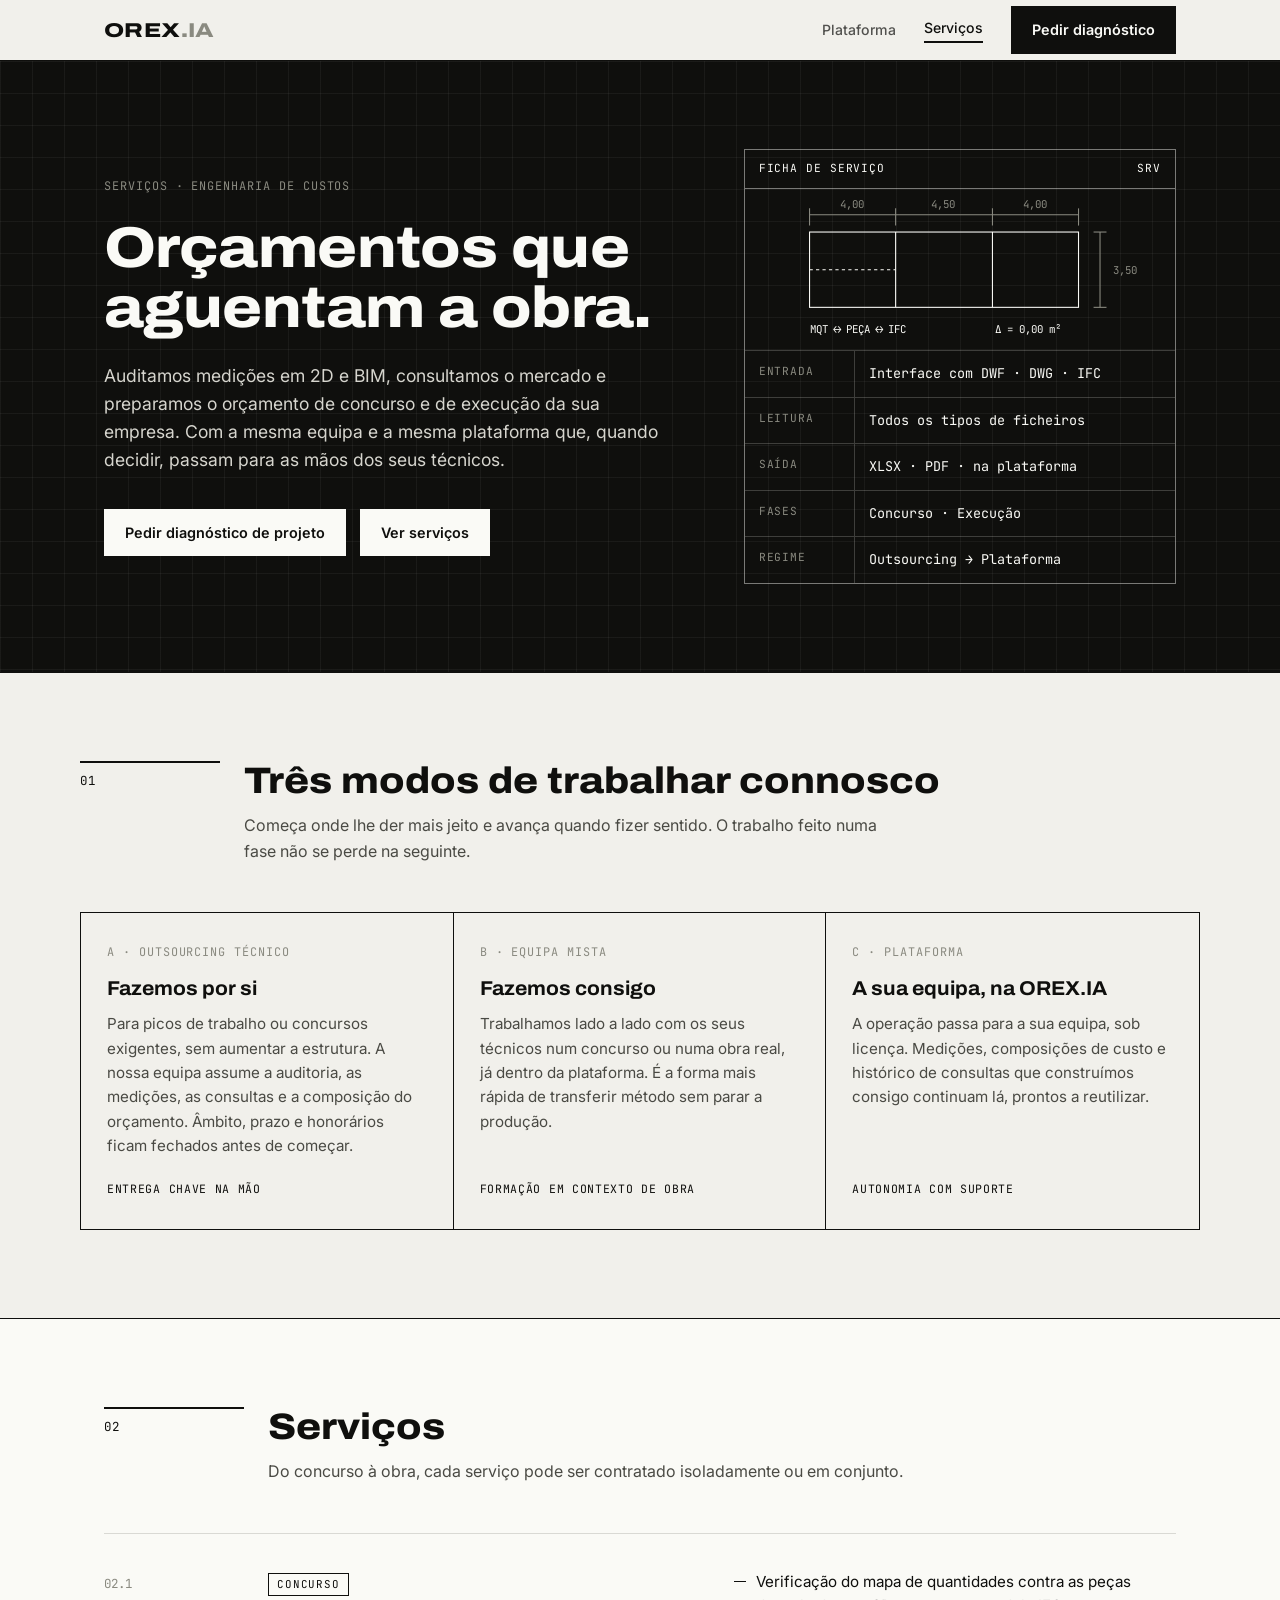
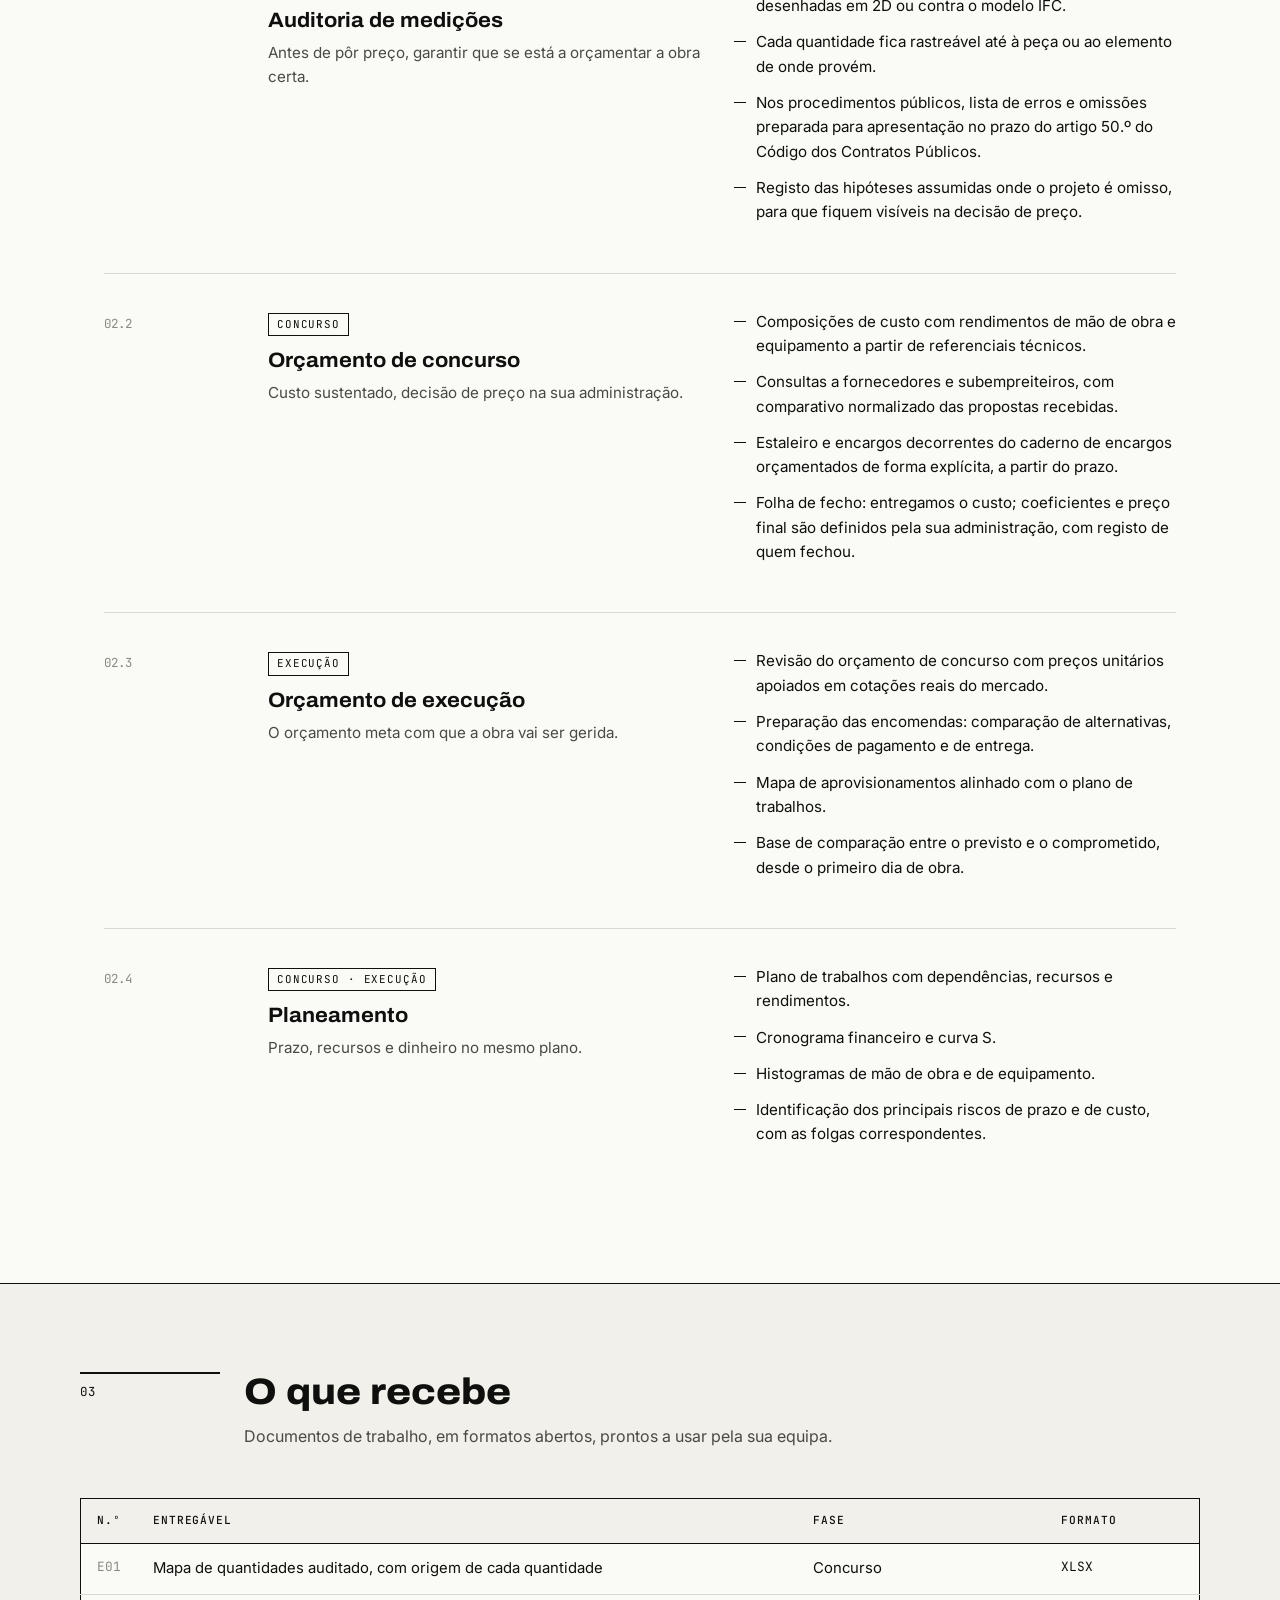
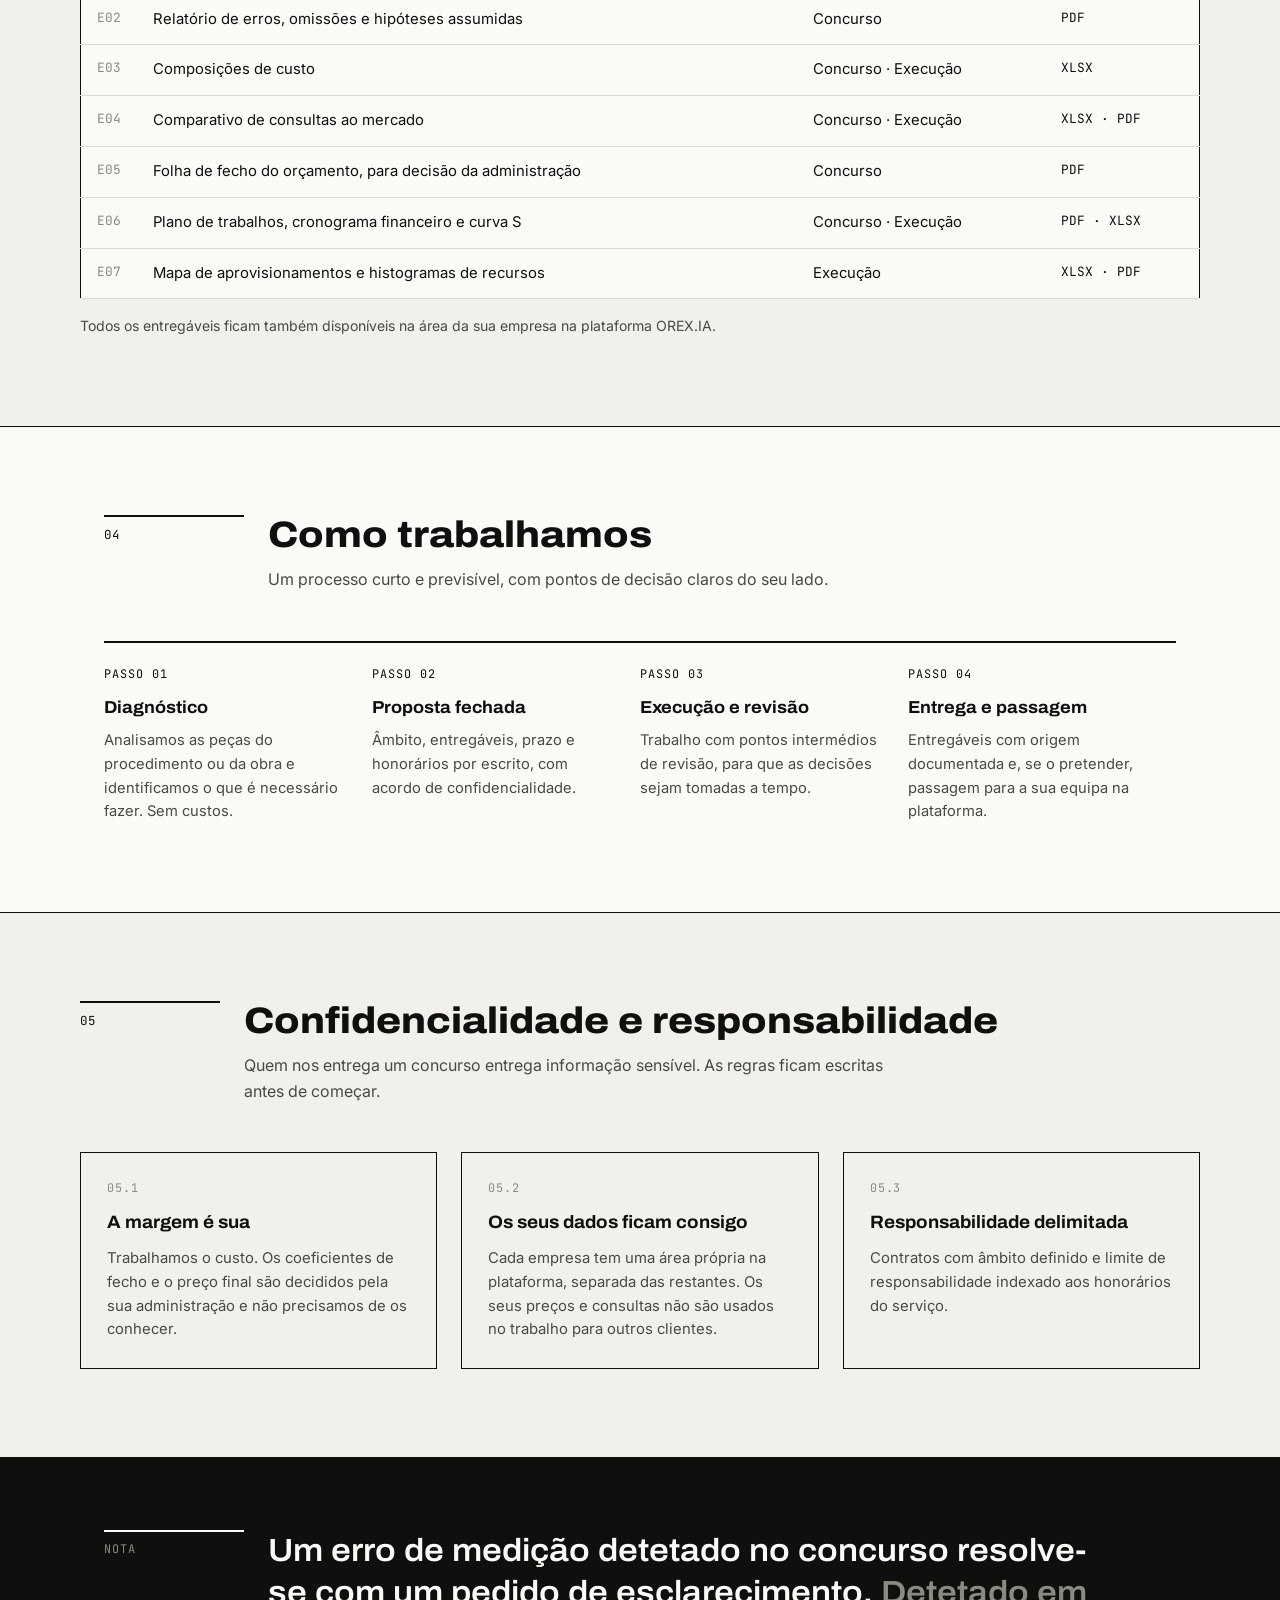
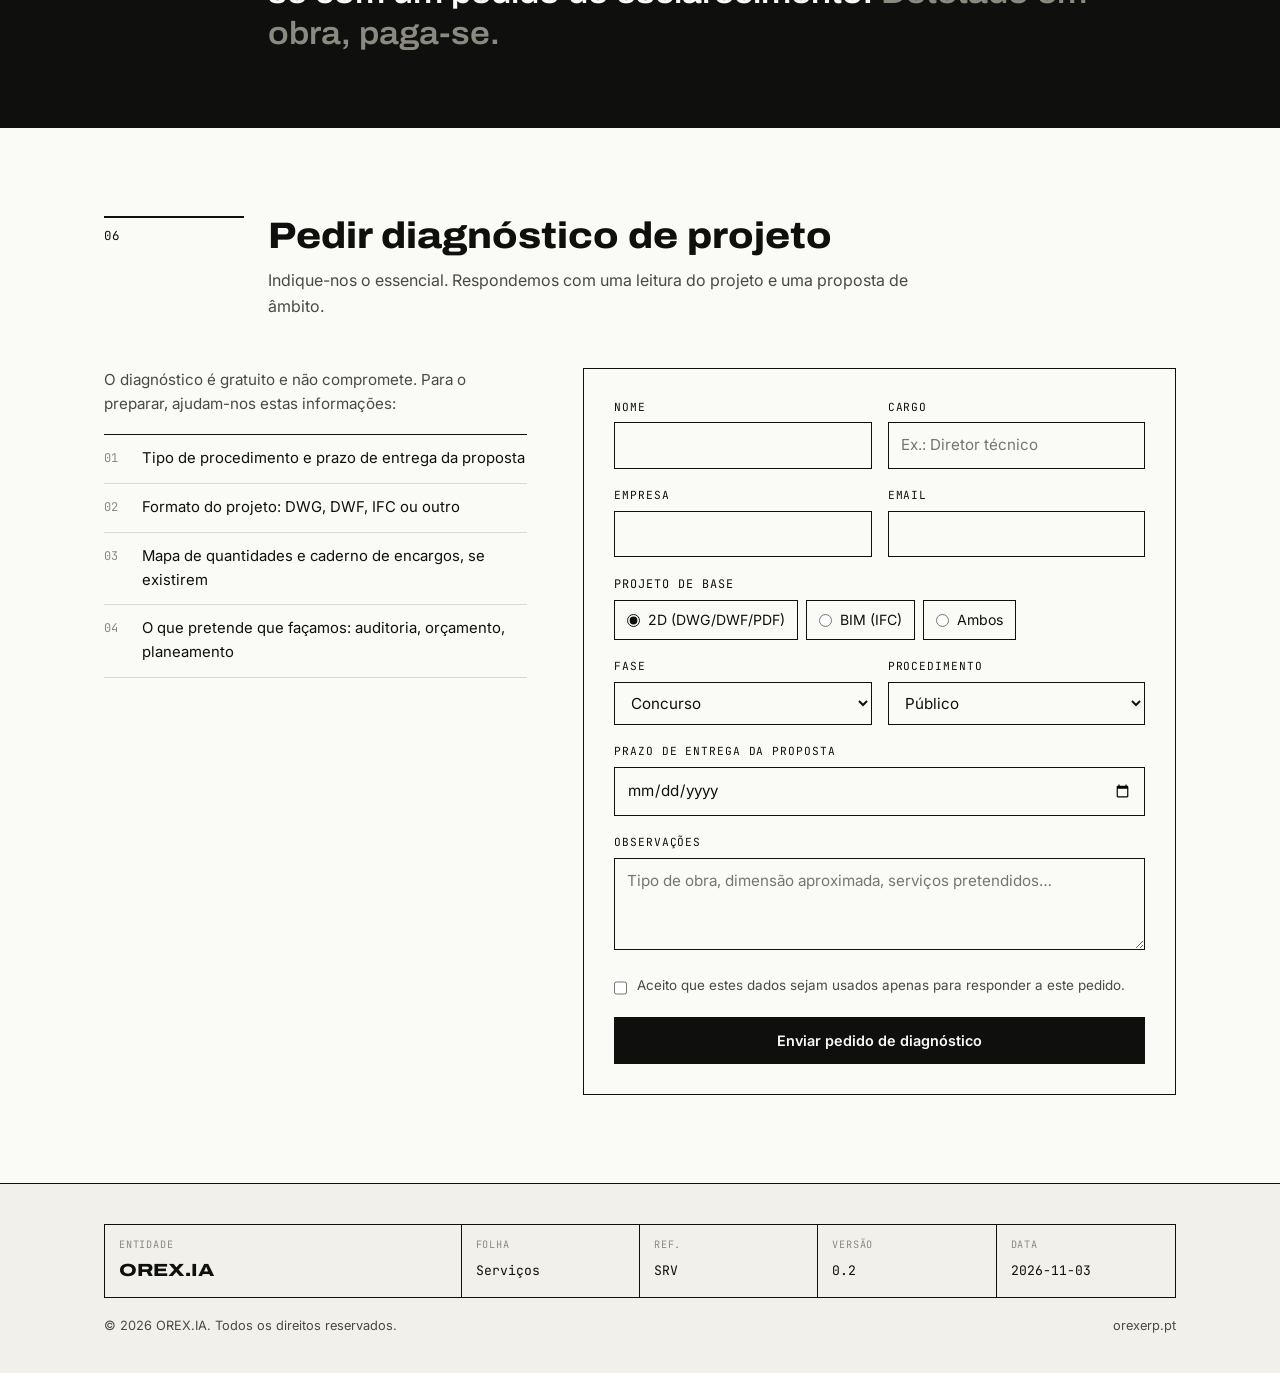
<file: orex.ia/index.html>
<!DOCTYPE html>
<html lang="pt-PT">
<head>
<meta charset="UTF-8">
<title>OREX.IA</title>
<meta http-equiv="refresh" content="0; url=/orexia/">
<link rel="canonical" href="https://orexerp.pt/orexia/">
<style>body{background:#F1F0EB;color:#0F0F0D;font-family:system-ui,sans-serif;padding:24px}</style>
</head>
<body><p>A abrir <a href="/orexia/">OREX.IA</a>…</p>
<script>location.replace("/orexia/" + location.hash);</script>
</body>
</html>
</file>
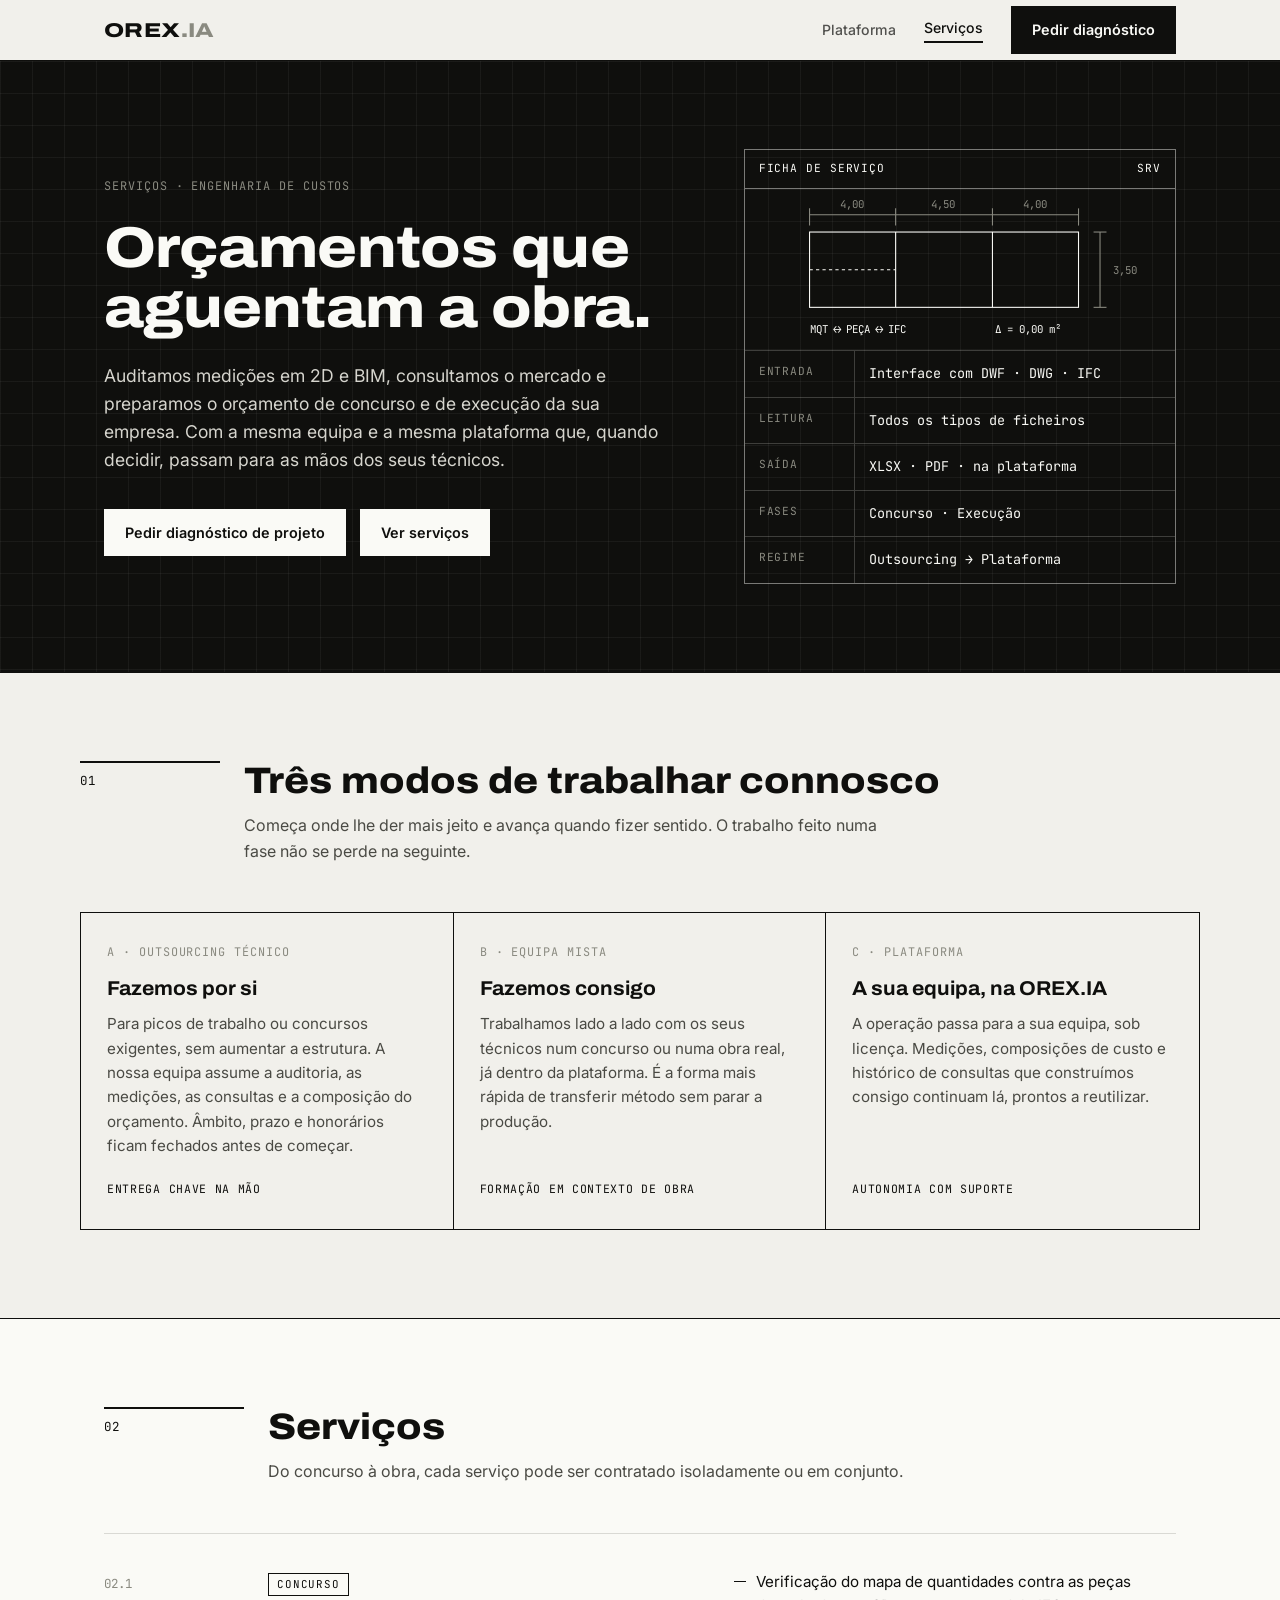
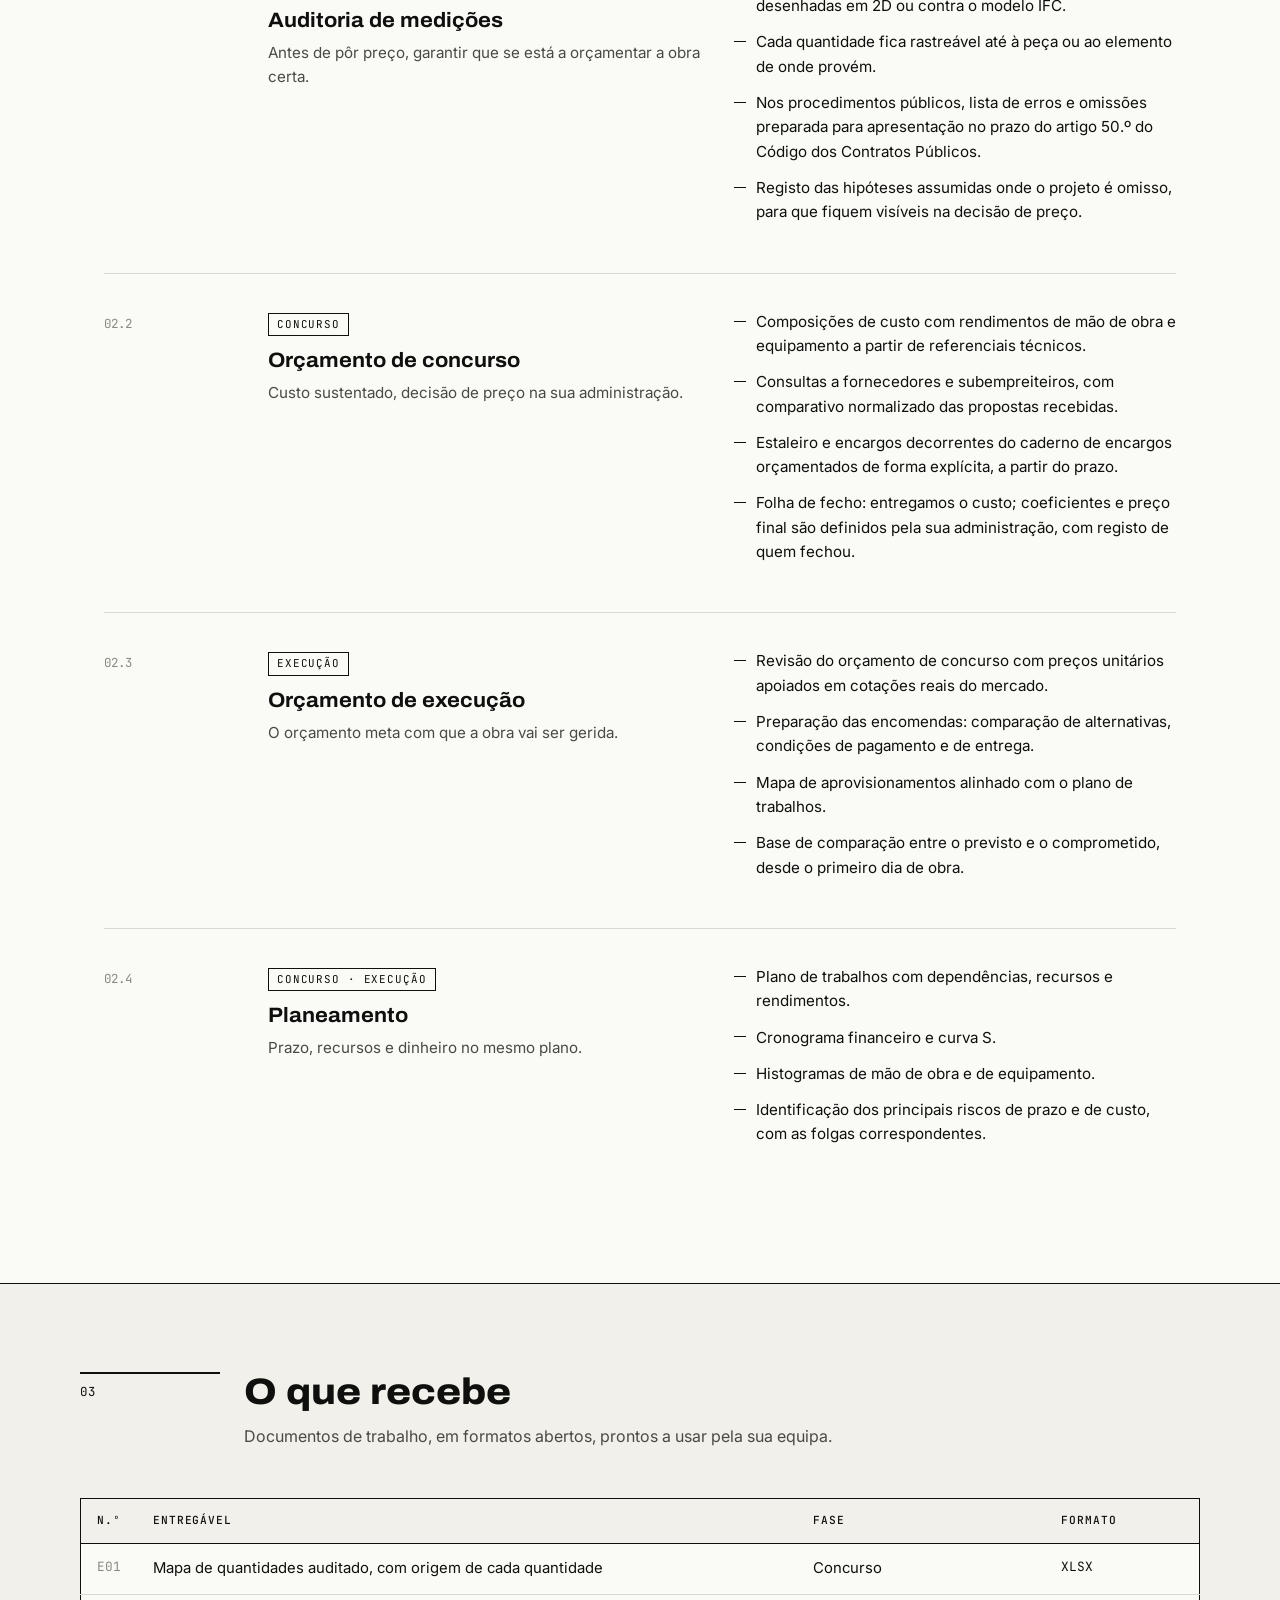
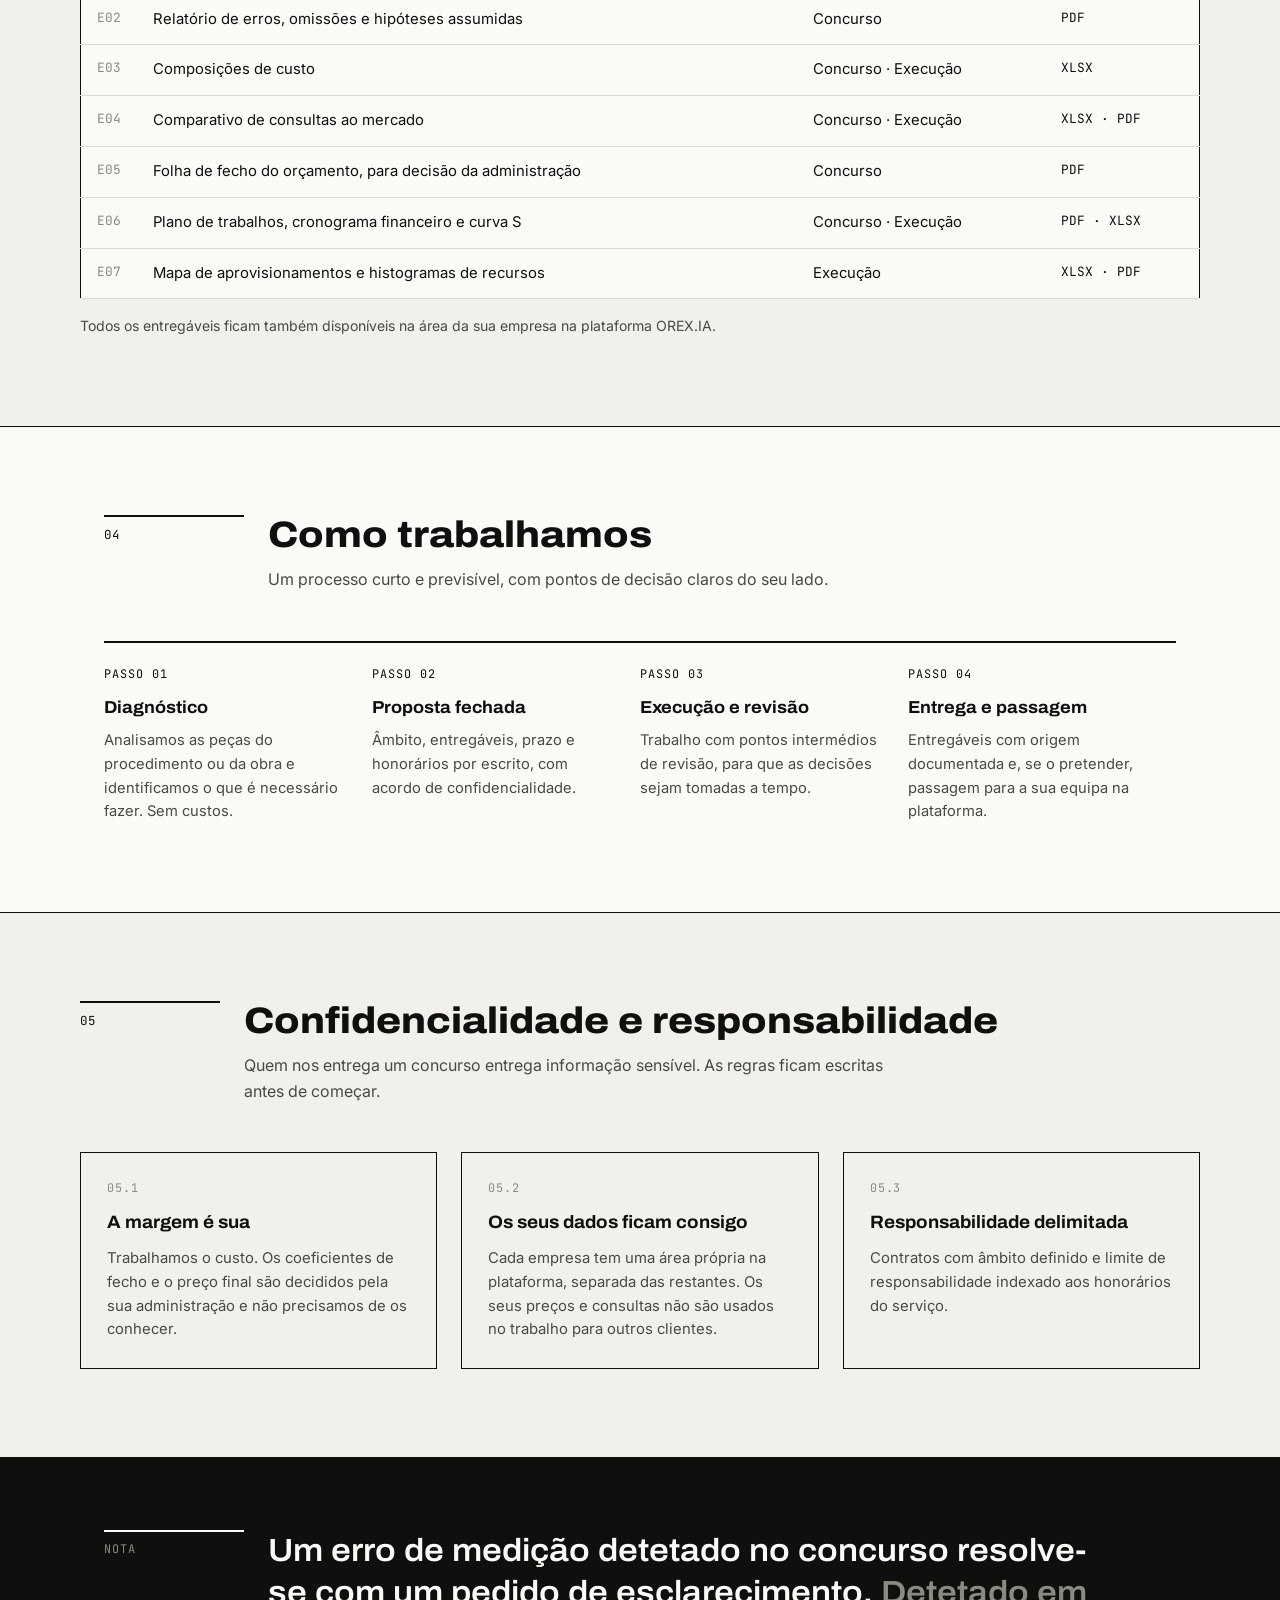
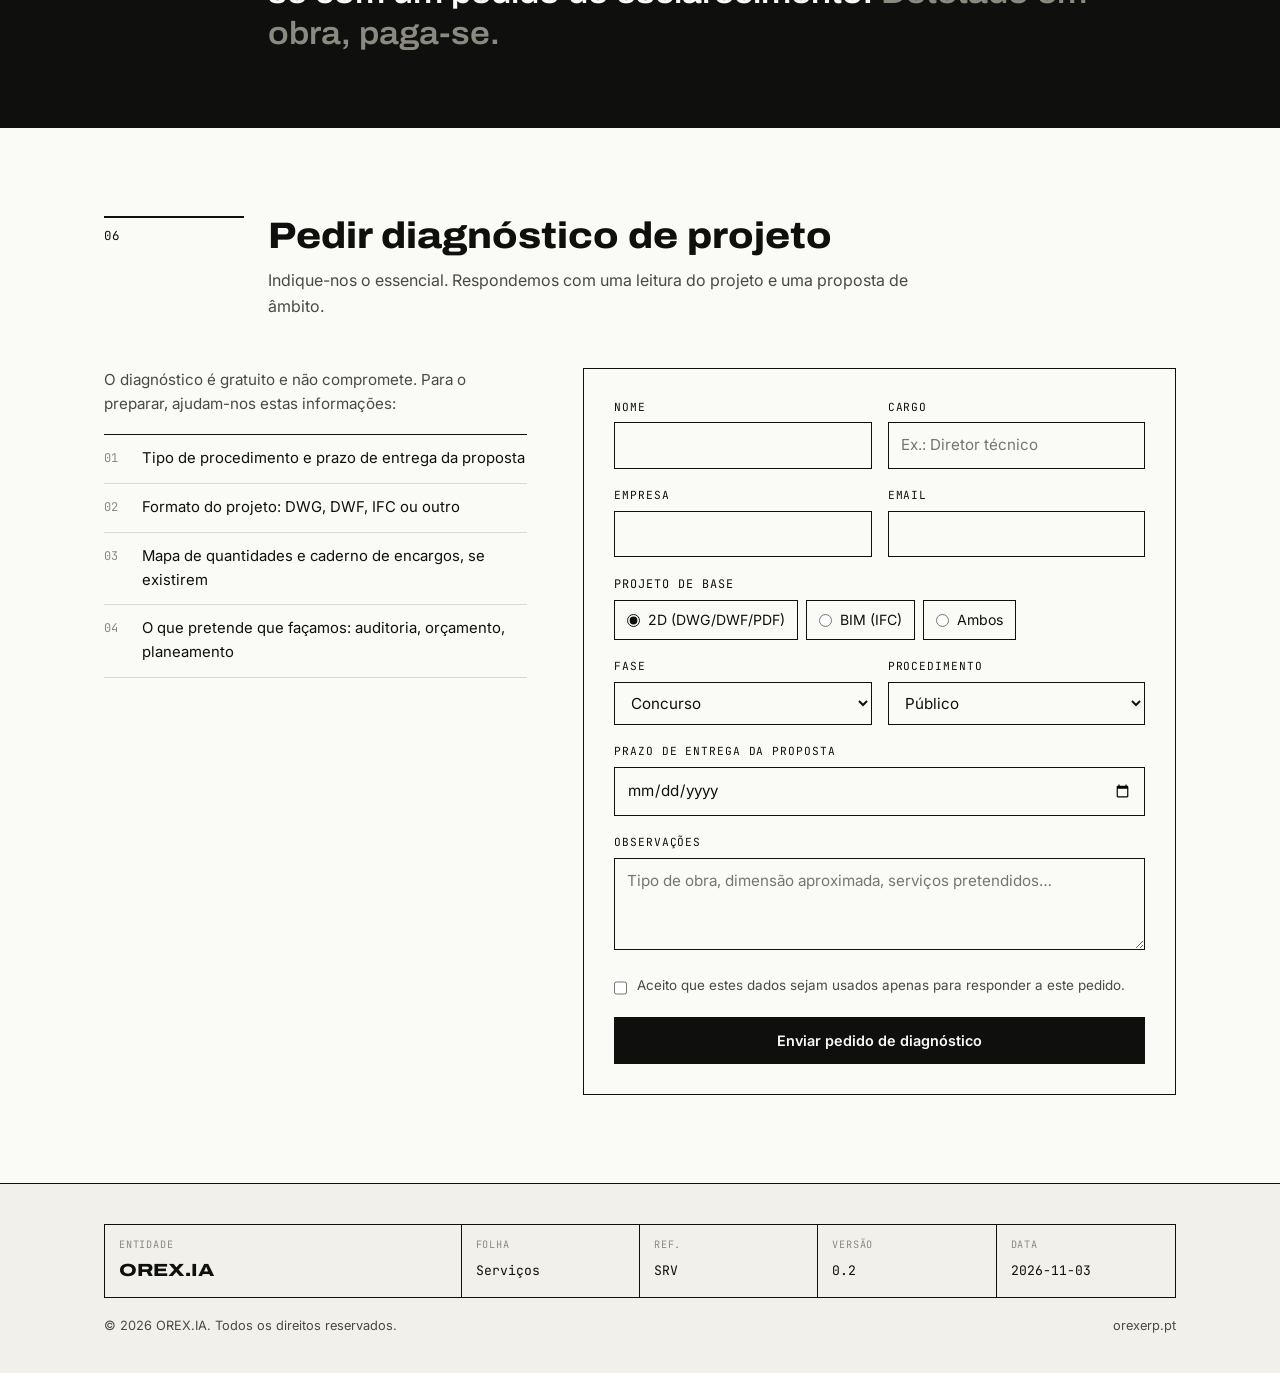
<file: orexia/index.html>
<!DOCTYPE html>
<!-- OREX.IA · Folha SRV — Serviços · v0.2 · 2026-11-03 -->
<html lang="pt-PT">
<head>
<meta charset="UTF-8">
<meta name="viewport" content="width=device-width, initial-scale=1.0">
<title>Serviços — OREX.IA</title>
<meta name="description" content="OREX.IA — Engenharia de custos para empresas de construção: auditoria de medições em 2D e BIM, orçamento de concurso e de execução, consultas ao mercado e planeamento.">
<link rel="preconnect" href="https://fonts.googleapis.com">
<link rel="preconnect" href="https://fonts.gstatic.com" crossorigin>
<link href="https://fonts.googleapis.com/css2?family=Archivo:wdth,wght@100..125,400..900&family=Inter:wght@400;500;600&family=JetBrains+Mono:wght@400;500&display=swap" rel="stylesheet">
<style>
  :root{
    --ink:#0F0F0D;
    --paper:#F1F0EB;
    --paper-2:#FAFAF6;
    --steel:#8A8A80;
    --rule:#0F0F0D;
    --hair:rgba(15,15,13,.14);
    --muted:#4A4A44;
    --f-display:"Archivo",system-ui,sans-serif;
    --f-body:"Inter",system-ui,sans-serif;
    --f-mono:"JetBrains Mono",ui-monospace,monospace;
    --w:1120px;
  }
  *{box-sizing:border-box;margin:0;padding:0}
  html{scroll-behavior:smooth}
  body{background:var(--paper);color:var(--ink);font-family:var(--f-body);font-size:16px;line-height:1.6;-webkit-font-smoothing:antialiased}
  a{color:inherit}
  .wrap{max-width:var(--w);margin:0 auto;padding:0 24px}
  .mono{font-family:var(--f-mono);font-size:.74rem;letter-spacing:.08em;text-transform:uppercase}

  /* ---------- Cabeçalho ---------- */
  header{position:sticky;top:0;z-index:50;background:var(--paper);border-bottom:1px solid var(--rule)}
  .bar{display:flex;align-items:center;justify-content:space-between;height:60px}
  .wordmark{font-family:var(--f-display);font-stretch:125%;font-weight:800;font-size:1.25rem;letter-spacing:.02em;text-decoration:none}
  .wordmark span{color:var(--steel)}
  nav{display:flex;align-items:center;gap:28px}
  nav a{text-decoration:none;font-size:.88rem;font-weight:500}
  nav a.cur{border-bottom:2px solid var(--ink);padding-bottom:2px}
  nav .plain{opacity:.7}
  nav .plain:hover{opacity:1}
  .btn{display:inline-block;font-family:var(--f-body);font-weight:600;font-size:.9rem;text-decoration:none;padding:11px 20px;border:1.5px solid var(--ink);background:var(--ink);color:var(--paper-2);cursor:pointer;transition:background .15s,color .15s}
  .btn:hover{background:transparent;color:var(--ink)}
  .btn.ghost{background:transparent;color:inherit;border-color:currentColor}
  .btn.ghost:hover{background:var(--paper-2);color:var(--ink);border-color:var(--paper-2)}

  /* ---------- Hero (folha invertida) ---------- */
  .hero{background:var(--ink);color:var(--paper-2);position:relative;overflow:hidden;
    background-image:linear-gradient(rgba(250,250,246,.05) 1px,transparent 1px),linear-gradient(90deg,rgba(250,250,246,.05) 1px,transparent 1px);
    background-size:32px 32px}
  .hero .wrap{display:grid;grid-template-columns:1.35fr 1fr;gap:56px;align-items:center;padding-top:88px;padding-bottom:88px}
  .hero .tag{color:var(--steel);margin-bottom:22px}
  .hero h1{font-family:var(--f-display);font-stretch:112%;font-weight:800;font-size:clamp(2.2rem,5vw,3.6rem);line-height:1.04;letter-spacing:-.01em;margin-bottom:24px}
  .hero p.lead{font-size:1.1rem;color:#D6D5CE;max-width:560px;margin-bottom:34px}
  .hero .ctas{display:flex;gap:14px;flex-wrap:wrap}
  .hero .btn{background:var(--paper-2);color:var(--ink);border-color:var(--paper-2)}
  .hero .btn:hover{background:transparent;color:var(--paper-2)}
  .spec{border:1px solid rgba(250,250,246,.45)}
  .spec .row{display:grid;grid-template-columns:110px 1fr;border-bottom:1px solid rgba(250,250,246,.2)}
  .spec .row:last-child{border-bottom:0}
  .spec .row>div{padding:12px 14px}
  .spec .k{font-family:var(--f-mono);font-size:.7rem;letter-spacing:.08em;text-transform:uppercase;color:var(--steel);border-right:1px solid rgba(250,250,246,.2)}
  .spec .v{font-family:var(--f-mono);font-size:.84rem}
  .spec .head{display:flex;justify-content:space-between;padding:10px 14px;border-bottom:1px solid rgba(250,250,246,.45);font-family:var(--f-mono);font-size:.7rem;letter-spacing:.08em;text-transform:uppercase}
  .spec svg{display:block;width:100%;height:auto;border-bottom:1px solid rgba(250,250,246,.2)}

  /* ---------- Secções ---------- */
  section{border-bottom:1px solid var(--rule)}
  .sec{padding:88px 0}
  .sec.alt{background:var(--paper-2)}
  .sec-head{display:grid;grid-template-columns:140px 1fr;gap:24px;margin-bottom:48px;align-items:start}
  .sec-num{font-family:var(--f-mono);font-size:.78rem;letter-spacing:.08em;border-top:2px solid var(--ink);padding-top:8px}
  .sec-head h2{font-family:var(--f-display);font-stretch:110%;font-weight:800;font-size:clamp(1.6rem,3vw,2.3rem);line-height:1.1;margin-bottom:12px}
  .sec-head p{color:var(--muted);max-width:640px}

  /* Modalidades */
  .modes{display:grid;grid-template-columns:repeat(3,1fr);border:1px solid var(--rule)}
  .mode{padding:30px 26px;border-right:1px solid var(--rule);display:flex;flex-direction:column}
  .mode:last-child{border-right:0}
  .mode .mono{color:var(--steel);margin-bottom:14px}
  .mode h3{font-family:var(--f-display);font-stretch:105%;font-weight:700;font-size:1.25rem;margin-bottom:12px;line-height:1.2}
  .mode p{color:var(--muted);font-size:.95rem}
  .mode .arrow{margin-top:auto;padding-top:22px;font-family:var(--f-mono);font-size:.72rem;letter-spacing:.06em;text-transform:uppercase}

  /* Serviços */
  .svc{display:grid;grid-template-columns:140px 1fr 1fr;gap:24px;padding:36px 0;border-top:1px solid var(--hair)}
  .svc:first-of-type{border-top:1px solid var(--rule)}
  .svc .id{font-family:var(--f-mono);font-size:.78rem;color:var(--steel);padding-top:4px}
  .svc h3{font-family:var(--f-display);font-stretch:105%;font-weight:700;font-size:1.3rem;line-height:1.2;margin-bottom:8px}
  .svc .phase{display:inline-block;font-family:var(--f-mono);font-size:.68rem;letter-spacing:.08em;text-transform:uppercase;border:1px solid var(--ink);padding:2px 8px;margin-bottom:12px}
  .svc .intro{color:var(--muted);font-size:.95rem}
  .svc ul{list-style:none}
  .svc li{position:relative;padding:0 0 12px 22px;font-size:.95rem}
  .svc li::before{content:"";position:absolute;left:0;top:.72em;width:12px;height:1px;background:var(--ink)}

  /* Entregáveis */
  table{width:100%;border-collapse:collapse;border:1px solid var(--rule);background:var(--paper-2)}
  th,td{text-align:left;padding:13px 16px;border-bottom:1px solid var(--hair);font-size:.93rem;vertical-align:top}
  th{font-family:var(--f-mono);font-size:.7rem;letter-spacing:.08em;text-transform:uppercase;font-weight:500;border-bottom:1px solid var(--rule);background:var(--paper)}
  td.f{font-family:var(--f-mono);font-size:.8rem;white-space:nowrap}
  td.n{font-family:var(--f-mono);font-size:.8rem;color:var(--steel);width:56px}
  .note{margin-top:16px;font-size:.88rem;color:var(--muted)}

  /* Método */
  .steps{display:grid;grid-template-columns:repeat(4,1fr);gap:0;border-top:2px solid var(--ink)}
  .step{padding:22px 22px 0 0}
  .step .mono{margin-bottom:10px;display:block}
  .step h3{font-family:var(--f-display);font-stretch:105%;font-weight:700;font-size:1.08rem;margin-bottom:8px}
  .step p{font-size:.92rem;color:var(--muted)}

  /* Garantias */
  .guards{display:grid;grid-template-columns:repeat(3,1fr);gap:24px}
  .guard{border:1px solid var(--rule);padding:26px;background:var(--paper)}
  .guard .mono{color:var(--steel);display:block;margin-bottom:10px}
  .guard h3{font-family:var(--f-display);font-stretch:105%;font-weight:700;font-size:1.12rem;margin-bottom:10px}
  .guard p{font-size:.93rem;color:var(--muted)}

  /* Frase */
  .statement{background:var(--ink);color:var(--paper-2)}
  .statement .wrap{padding-top:72px;padding-bottom:72px;display:grid;grid-template-columns:140px 1fr;gap:24px}
  .statement .mono{color:var(--steel);border-top:2px solid var(--paper-2);padding-top:8px;align-self:start}
  .statement p{font-family:var(--f-display);font-stretch:108%;font-weight:600;font-size:clamp(1.35rem,2.6vw,2rem);line-height:1.3;max-width:820px}
  .statement p span{color:var(--steel)}

  /* Formulário */
  .form-grid{display:grid;grid-template-columns:1fr 1.4fr;gap:56px}
  .aside p{color:var(--muted);margin-bottom:18px;font-size:.95rem}
  .aside ol{list-style:none;counter-reset:a;border-top:1px solid var(--rule)}
  .aside li{counter-increment:a;padding:12px 0 12px 38px;border-bottom:1px solid var(--hair);position:relative;font-size:.93rem}
  .aside li::before{content:counter(a,decimal-leading-zero);position:absolute;left:0;font-family:var(--f-mono);font-size:.75rem;color:var(--steel);top:14px}
  form{border:1px solid var(--rule);background:var(--paper-2);padding:30px}
  .fr{display:grid;grid-template-columns:1fr 1fr;gap:16px}
  .fg{margin-bottom:18px}
  .fg label.l{display:block;font-family:var(--f-mono);font-size:.7rem;letter-spacing:.08em;text-transform:uppercase;margin-bottom:6px}
  .fg input[type=text],.fg input[type=email],.fg input[type=tel],.fg input[type=date],.fg select,.fg textarea{
    width:100%;font:inherit;font-size:.95rem;padding:10px 12px;border:1px solid var(--ink);background:var(--paper-2);color:var(--ink);border-radius:0}
  .fg textarea{min-height:92px;resize:vertical}
  .fg input:focus,.fg select:focus,.fg textarea:focus{outline:2px solid var(--ink);outline-offset:1px}
  .opts{display:flex;flex-wrap:wrap;gap:8px}
  .opts label{display:flex;align-items:center;gap:8px;border:1px solid var(--ink);padding:8px 12px;font-size:.88rem;cursor:pointer}
  .opts input{accent-color:var(--ink)}
  .consent{display:flex;gap:10px;font-size:.84rem;color:var(--muted);margin:6px 0 20px}
  .consent input{margin-top:4px;accent-color:var(--ink)}
  form .btn{width:100%;padding:14px}
  .form-msg{margin-top:14px;font-size:.88rem;display:none}

  /* ---------- Rodapé: legenda de folha ---------- */
  footer{background:var(--paper)}
  .cartela{display:grid;grid-template-columns:2fr 1fr 1fr 1fr 1fr;border:1px solid var(--rule);margin:40px 0 18px}
  .cartela>div{padding:12px 14px;border-right:1px solid var(--rule)}
  .cartela>div:last-child{border-right:0}
  .cartela .k{font-family:var(--f-mono);font-size:.64rem;letter-spacing:.08em;text-transform:uppercase;color:var(--steel);display:block;margin-bottom:4px}
  .cartela .v{font-family:var(--f-mono);font-size:.82rem}
  .cartela .brand{font-family:var(--f-display);font-stretch:125%;font-weight:800;font-size:1.1rem}
  .legal{display:flex;justify-content:space-between;flex-wrap:wrap;gap:12px;padding-bottom:36px;font-size:.8rem;color:var(--muted)}

  /* ---------- Responsivo ---------- */
  @media (max-width:900px){
    .hero .wrap{grid-template-columns:1fr;gap:40px;padding-top:64px;padding-bottom:64px}
    .sec-head,.statement .wrap{grid-template-columns:1fr;gap:14px}
    .sec-num,.statement .mono{width:120px}
    .modes{grid-template-columns:1fr}
    .mode{border-right:0;border-bottom:1px solid var(--rule)}
    .mode:last-child{border-bottom:0}
    .svc{grid-template-columns:1fr;gap:12px}
    .steps{grid-template-columns:1fr 1fr;row-gap:28px}
    .guards{grid-template-columns:1fr}
    .form-grid{grid-template-columns:1fr;gap:36px}
    .cartela{grid-template-columns:1fr 1fr}
    .cartela>div{border-bottom:1px solid var(--rule)}
    .cartela>div:first-child{grid-column:1/-1}
  }
  @media (max-width:640px){
    .wrap{padding:0 16px}
    nav .plain{display:none}
    nav{gap:14px}
    .sec{padding:64px 0}
    .fr{grid-template-columns:1fr;gap:0}
    .steps{grid-template-columns:1fr}
    .table-scroll{overflow-x:auto}
    th,td{padding:11px 12px}
    form{padding:22px}
  }
</style>
</head>
<body>

<header>
  <div class="wrap bar">
    <a href="/" class="wordmark">OREX<span>.IA</span></a>
    <nav>
      <a href="/" class="plain">Plataforma</a>
      <a href="/orexia/" class="cur">Serviços</a>
      <a href="#contacto" class="btn">Pedir diagnóstico</a>
    </nav>
  </div>
</header>

<!-- HERO -->
<section class="hero">
  <div class="wrap">
    <div>
      <div class="mono tag">Serviços · Engenharia de custos</div>
      <h1>Orçamentos que aguentam a obra.</h1>
      <p class="lead">Auditamos medições em 2D e BIM, consultamos o mercado e preparamos o orçamento de concurso e de execução da sua empresa. Com a mesma equipa e a mesma plataforma que, quando decidir, passam para as mãos dos seus técnicos.</p>
      <div class="ctas">
        <a href="#contacto" class="btn">Pedir diagnóstico de projeto</a>
        <a href="#servicos" class="btn ghost">Ver serviços</a>
      </div>
    </div>

    <div class="spec" aria-label="Resumo do serviço">
      <div class="head"><span>Ficha de serviço</span><span>SRV</span></div>
      <svg viewBox="0 0 400 150" role="img" aria-label="Esquema de medição com cotas">
        <g fill="none" stroke="#FAFAF6" stroke-width="1">
          <rect x="60" y="40" width="250" height="70"/>
          <line x1="140" y1="40" x2="140" y2="110"/>
          <line x1="230" y1="40" x2="230" y2="110"/>
          <line x1="60" y1="75" x2="140" y2="75" stroke-dasharray="3 3"/>
        </g>
        <g stroke="#8A8A80" stroke-width="1" fill="none">
          <line x1="60" y1="24" x2="310" y2="24"/>
          <line x1="60" y1="18" x2="60" y2="34"/><line x1="140" y1="18" x2="140" y2="34"/>
          <line x1="230" y1="18" x2="230" y2="34"/><line x1="310" y1="18" x2="310" y2="34"/>
          <line x1="330" y1="40" x2="330" y2="110"/>
          <line x1="324" y1="40" x2="336" y2="40"/><line x1="324" y1="110" x2="336" y2="110"/>
        </g>
        <g fill="#8A8A80" font-family="JetBrains Mono, monospace" font-size="10">
          <text x="88" y="18">4,00</text><text x="173" y="18">4,50</text><text x="258" y="18">4,00</text>
          <text x="342" y="79">3,50</text>
        </g>
        <g fill="#FAFAF6" font-family="JetBrains Mono, monospace" font-size="10">
          <text x="60" y="134">MQT ↔ PEÇA ↔ IFC</text>
          <text x="232" y="134">Δ = 0,00 m²</text>
        </g>
      </svg>
      <div class="row"><div class="k">Entrada</div><div class="v">Interface com DWF · DWG · IFC</div></div>
      <div class="row"><div class="k">Leitura</div><div class="v">Todos os tipos de ficheiros</div></div>
      <div class="row"><div class="k">Saída</div><div class="v">XLSX · PDF · na plataforma</div></div>
      <div class="row"><div class="k">Fases</div><div class="v">Concurso · Execução</div></div>
      <div class="row"><div class="k">Regime</div><div class="v">Outsourcing → Plataforma</div></div>
    </div>
  </div>
</section>

<!-- 01 MODALIDADES -->
<section>
  <div class="wrap sec">
    <div class="sec-head">
      <div class="sec-num">01</div>
      <div>
        <h2>Três modos de trabalhar connosco</h2>
        <p>Começa onde lhe der mais jeito e avança quando fizer sentido. O trabalho feito numa fase não se perde na seguinte.</p>
      </div>
    </div>
    <div class="modes">
      <div class="mode">
        <div class="mono">A · Outsourcing técnico</div>
        <h3>Fazemos por si</h3>
        <p>Para picos de trabalho ou concursos exigentes, sem aumentar a estrutura. A nossa equipa assume a auditoria, as medições, as consultas e a composição do orçamento. Âmbito, prazo e honorários ficam fechados antes de começar.</p>
        <div class="arrow">Entrega chave na mão</div>
      </div>
      <div class="mode">
        <div class="mono">B · Equipa mista</div>
        <h3>Fazemos consigo</h3>
        <p>Trabalhamos lado a lado com os seus técnicos num concurso ou numa obra real, já dentro da plataforma. É a forma mais rápida de transferir método sem parar a produção.</p>
        <div class="arrow">Formação em contexto de obra</div>
      </div>
      <div class="mode">
        <div class="mono">C · Plataforma</div>
        <h3>A sua equipa, na OREX.IA</h3>
        <p>A operação passa para a sua equipa, sob licença. Medições, composições de custo e histórico de consultas que construímos consigo continuam lá, prontos a reutilizar.</p>
        <div class="arrow">Autonomia com suporte</div>
      </div>
    </div>
  </div>
</section>

<!-- 02 SERVIÇOS -->
<section id="servicos" class="sec alt">
  <div class="wrap">
    <div class="sec-head">
      <div class="sec-num">02</div>
      <div>
        <h2>Serviços</h2>
        <p>Do concurso à obra, cada serviço pode ser contratado isoladamente ou em conjunto.</p>
      </div>
    </div>

    <div class="svc">
      <div class="id">02.1</div>
      <div>
        <span class="phase">Concurso</span>
        <h3>Auditoria de medições</h3>
        <p class="intro">Antes de pôr preço, garantir que se está a orçamentar a obra certa.</p>
      </div>
      <ul>
        <li>Verificação do mapa de quantidades contra as peças desenhadas em 2D ou contra o modelo IFC.</li>
        <li>Cada quantidade fica rastreável até à peça ou ao elemento de onde provém.</li>
        <li>Nos procedimentos públicos, lista de erros e omissões preparada para apresentação no prazo do artigo 50.º do Código dos Contratos Públicos.</li>
        <li>Registo das hipóteses assumidas onde o projeto é omisso, para que fiquem visíveis na decisão de preço.</li>
      </ul>
    </div>

    <div class="svc">
      <div class="id">02.2</div>
      <div>
        <span class="phase">Concurso</span>
        <h3>Orçamento de concurso</h3>
        <p class="intro">Custo sustentado, decisão de preço na sua administração.</p>
      </div>
      <ul>
        <li>Composições de custo com rendimentos de mão de obra e equipamento a partir de referenciais técnicos.</li>
        <li>Consultas a fornecedores e subempreiteiros, com comparativo normalizado das propostas recebidas.</li>
        <li>Estaleiro e encargos decorrentes do caderno de encargos orçamentados de forma explícita, a partir do prazo.</li>
        <li>Folha de fecho: entregamos o custo; coeficientes e preço final são definidos pela sua administração, com registo de quem fechou.</li>
      </ul>
    </div>

    <div class="svc">
      <div class="id">02.3</div>
      <div>
        <span class="phase">Execução</span>
        <h3>Orçamento de execução</h3>
        <p class="intro">O orçamento meta com que a obra vai ser gerida.</p>
      </div>
      <ul>
        <li>Revisão do orçamento de concurso com preços unitários apoiados em cotações reais do mercado.</li>
        <li>Preparação das encomendas: comparação de alternativas, condições de pagamento e de entrega.</li>
        <li>Mapa de aprovisionamentos alinhado com o plano de trabalhos.</li>
        <li>Base de comparação entre o previsto e o comprometido, desde o primeiro dia de obra.</li>
      </ul>
    </div>

    <div class="svc">
      <div class="id">02.4</div>
      <div>
        <span class="phase">Concurso · Execução</span>
        <h3>Planeamento</h3>
        <p class="intro">Prazo, recursos e dinheiro no mesmo plano.</p>
      </div>
      <ul>
        <li>Plano de trabalhos com dependências, recursos e rendimentos.</li>
        <li>Cronograma financeiro e curva S.</li>
        <li>Histogramas de mão de obra e de equipamento.</li>
        <li>Identificação dos principais riscos de prazo e de custo, com as folgas correspondentes.</li>
      </ul>
    </div>
  </div>
</section>

<!-- 03 ENTREGÁVEIS -->
<section>
  <div class="wrap sec">
    <div class="sec-head">
      <div class="sec-num">03</div>
      <div>
        <h2>O que recebe</h2>
        <p>Documentos de trabalho, em formatos abertos, prontos a usar pela sua equipa.</p>
      </div>
    </div>
    <div class="table-scroll">
      <table>
        <thead><tr><th>N.º</th><th>Entregável</th><th>Fase</th><th>Formato</th></tr></thead>
        <tbody>
          <tr><td class="n">E01</td><td>Mapa de quantidades auditado, com origem de cada quantidade</td><td>Concurso</td><td class="f">XLSX</td></tr>
          <tr><td class="n">E02</td><td>Relatório de erros, omissões e hipóteses assumidas</td><td>Concurso</td><td class="f">PDF</td></tr>
          <tr><td class="n">E03</td><td>Composições de custo</td><td>Concurso · Execução</td><td class="f">XLSX</td></tr>
          <tr><td class="n">E04</td><td>Comparativo de consultas ao mercado</td><td>Concurso · Execução</td><td class="f">XLSX · PDF</td></tr>
          <tr><td class="n">E05</td><td>Folha de fecho do orçamento, para decisão da administração</td><td>Concurso</td><td class="f">PDF</td></tr>
          <tr><td class="n">E06</td><td>Plano de trabalhos, cronograma financeiro e curva S</td><td>Concurso · Execução</td><td class="f">PDF · XLSX</td></tr>
          <tr><td class="n">E07</td><td>Mapa de aprovisionamentos e histogramas de recursos</td><td>Execução</td><td class="f">XLSX · PDF</td></tr>
        </tbody>
      </table>
    </div>
    <p class="note">Todos os entregáveis ficam também disponíveis na área da sua empresa na plataforma OREX.IA.</p>
  </div>
</section>

<!-- 04 MÉTODO -->
<section class="sec alt">
  <div class="wrap">
    <div class="sec-head">
      <div class="sec-num">04</div>
      <div>
        <h2>Como trabalhamos</h2>
        <p>Um processo curto e previsível, com pontos de decisão claros do seu lado.</p>
      </div>
    </div>
    <div class="steps">
      <div class="step"><span class="mono">Passo 01</span><h3>Diagnóstico</h3><p>Analisamos as peças do procedimento ou da obra e identificamos o que é necessário fazer. Sem custos.</p></div>
      <div class="step"><span class="mono">Passo 02</span><h3>Proposta fechada</h3><p>Âmbito, entregáveis, prazo e honorários por escrito, com acordo de confidencialidade.</p></div>
      <div class="step"><span class="mono">Passo 03</span><h3>Execução e revisão</h3><p>Trabalho com pontos intermédios de revisão, para que as decisões sejam tomadas a tempo.</p></div>
      <div class="step"><span class="mono">Passo 04</span><h3>Entrega e passagem</h3><p>Entregáveis com origem documentada e, se o pretender, passagem para a sua equipa na plataforma.</p></div>
    </div>
  </div>
</section>

<!-- 05 CONFIDENCIALIDADE E RESPONSABILIDADE -->
<section>
  <div class="wrap sec">
    <div class="sec-head">
      <div class="sec-num">05</div>
      <div>
        <h2>Confidencialidade e responsabilidade</h2>
        <p>Quem nos entrega um concurso entrega informação sensível. As regras ficam escritas antes de começar.</p>
      </div>
    </div>
    <div class="guards">
      <div class="guard">
        <span class="mono">05.1</span>
        <h3>A margem é sua</h3>
        <p>Trabalhamos o custo. Os coeficientes de fecho e o preço final são decididos pela sua administração e não precisamos de os conhecer.</p>
      </div>
      <div class="guard">
        <span class="mono">05.2</span>
        <h3>Os seus dados ficam consigo</h3>
        <p>Cada empresa tem uma área própria na plataforma, separada das restantes. Os seus preços e consultas não são usados no trabalho para outros clientes.</p>
      </div>
      <div class="guard">
        <span class="mono">05.3</span>
        <h3>Responsabilidade delimitada</h3>
        <p>Contratos com âmbito definido e limite de responsabilidade indexado aos honorários do serviço.</p>
      </div>
    </div>
  </div>
</section>

<!-- FRASE -->
<section class="statement">
  <div class="wrap">
    <div class="mono">Nota</div>
    <p>Um erro de medição detetado no concurso resolve-se com um pedido de esclarecimento. <span>Detetado em obra, paga-se.</span></p>
  </div>
</section>

<!-- 06 CONTACTO -->
<section id="contacto" class="sec alt">
  <div class="wrap">
    <div class="sec-head">
      <div class="sec-num">06</div>
      <div>
        <h2>Pedir diagnóstico de projeto</h2>
        <p>Indique-nos o essencial. Respondemos com uma leitura do projeto e uma proposta de âmbito.</p>
      </div>
    </div>

    <div class="form-grid">
      <div class="aside">
        <p>O diagnóstico é gratuito e não compromete. Para o preparar, ajudam-nos estas informações:</p>
        <ol>
          <li>Tipo de procedimento e prazo de entrega da proposta</li>
          <li>Formato do projeto: DWG, DWF, IFC ou outro</li>
          <li>Mapa de quantidades e caderno de encargos, se existirem</li>
          <li>O que pretende que façamos: auditoria, orçamento, planeamento</li>
        </ol>
      </div>

      <form id="pedido" novalidate>
        <div class="fr">
          <div class="fg"><label class="l" for="nome">Nome</label><input id="nome" type="text" required autocomplete="name"></div>
          <div class="fg"><label class="l" for="cargo">Cargo</label><input id="cargo" type="text" placeholder="Ex.: Diretor técnico"></div>
        </div>
        <div class="fr">
          <div class="fg"><label class="l" for="empresa">Empresa</label><input id="empresa" type="text" required autocomplete="organization"></div>
          <div class="fg"><label class="l" for="email">Email</label><input id="email" type="email" required autocomplete="email"></div>
        </div>
        <div class="fg">
          <span class="l mono" style="display:block;margin-bottom:6px">Projeto de base</span>
          <div class="opts">
            <label><input type="radio" name="base" value="2D (DWG/DWF/PDF)" checked> 2D (DWG/DWF/PDF)</label>
            <label><input type="radio" name="base" value="BIM (IFC)"> BIM (IFC)</label>
            <label><input type="radio" name="base" value="2D e BIM"> Ambos</label>
          </div>
        </div>
        <div class="fr">
          <div class="fg"><label class="l" for="fase">Fase</label>
            <select id="fase">
              <option>Concurso</option>
              <option>Execução de obra (orçamento meta)</option>
              <option>Concurso e execução</option>
            </select>
          </div>
          <div class="fg"><label class="l" for="proc">Procedimento</label>
            <select id="proc">
              <option>Público</option>
              <option>Privado</option>
            </select>
          </div>
        </div>
        <div class="fg"><label class="l" for="prazo">Prazo de entrega da proposta</label><input id="prazo" type="date"></div>
        <div class="fg"><label class="l" for="obs">Observações</label><textarea id="obs" placeholder="Tipo de obra, dimensão aproximada, serviços pretendidos…"></textarea></div>
        <label class="consent"><input type="checkbox" id="rgpd" required> Aceito que estes dados sejam usados apenas para responder a este pedido.</label>
        <button type="submit" class="btn">Enviar pedido de diagnóstico</button>
        <p class="form-msg" id="msg" role="status"></p>
      </form>
    </div>
  </div>
</section>

<footer>
  <div class="wrap">
    <div class="cartela">
      <div><span class="k">Entidade</span><span class="brand">OREX.IA</span></div>
      <div><span class="k">Folha</span><span class="v">Serviços</span></div>
      <div><span class="k">Ref.</span><span class="v">SRV</span></div>
      <div><span class="k">Versão</span><span class="v">0.2</span></div>
      <div><span class="k">Data</span><span class="v">2026-11-03</span></div>
    </div>
    <div class="legal">
      <span>© 2026 OREX.IA. Todos os direitos reservados.</span>
      <span>orexerp.pt</span>
    </div>
  </div>
</footer>

<script>
  // Destino dos pedidos — CONFIRMAR antes de publicar.
  var CONTACTO = 'geral@orexerp.pt';

  document.getElementById('pedido').addEventListener('submit', function (e) {
    e.preventDefault();
    var f = this, msg = document.getElementById('msg');
    var obrig = ['nome', 'empresa', 'email'];
    for (var i = 0; i < obrig.length; i++) {
      var el = document.getElementById(obrig[i]);
      if (!el.value.trim()) { el.focus(); return; }
    }
    if (!document.getElementById('rgpd').checked) {
      msg.style.display = 'block';
      msg.textContent = 'Para enviar, é necessário aceitar a utilização dos dados para resposta ao pedido.';
      return;
    }
    var base = f.querySelector('input[name=base]:checked').value;
    var v = function (id) { return document.getElementById(id).value.trim(); };
    var corpo = [
      'Nome: ' + v('nome'),
      'Cargo: ' + v('cargo'),
      'Empresa: ' + v('empresa'),
      'Email: ' + v('email'),
      'Projeto de base: ' + base,
      'Fase: ' + v('fase'),
      'Procedimento: ' + v('proc'),
      'Prazo de entrega: ' + (v('prazo') || '—'),
      '',
      'Observações:',
      v('obs') || '—'
    ].join('\n');
    window.location.href = 'mailto:' + CONTACTO +
      '?subject=' + encodeURIComponent('Pedido de diagnóstico — ' + v('empresa')) +
      '&body=' + encodeURIComponent(corpo);
    msg.style.display = 'block';
    msg.textContent = 'O seu programa de email foi aberto com o pedido preenchido. Se não abrir, escreva-nos para ' + CONTACTO + '.';
  });
</script>
</body>
</html>
</file>
